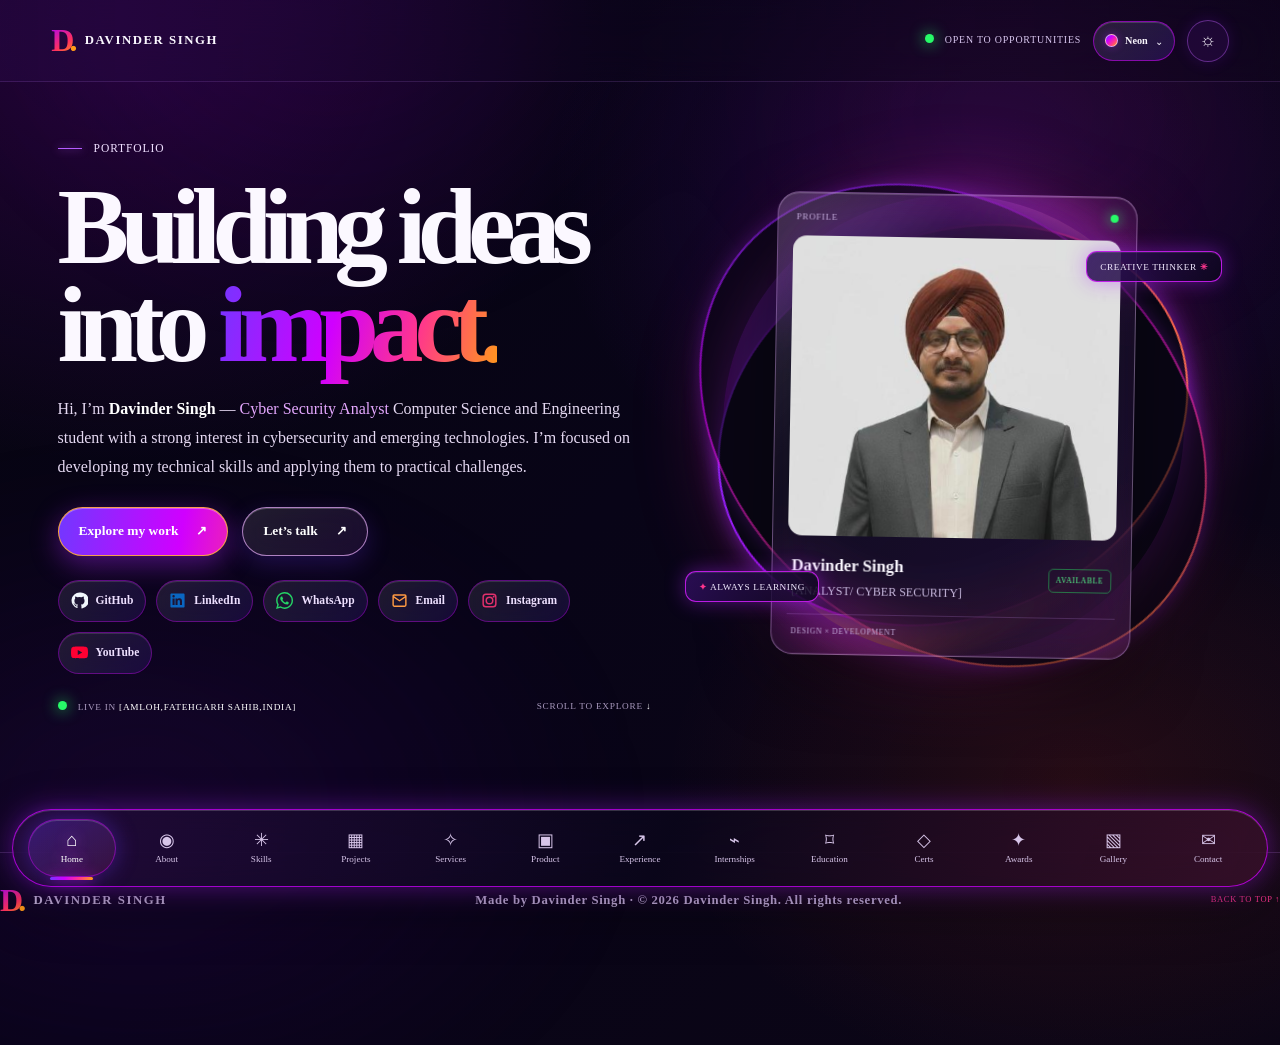
<file: index.html>
<!doctype html>
<html lang="en">
<head>
<meta charset="utf-8">
<meta name="viewport" content="width=device-width, initial-scale=1">
<meta name="theme-color" content="#080b12">
<meta name="description" content="Portfolio home, selected work and introduction.">
<title>Davinder Singh — Home</title>
<link rel="preconnect" href="https://fonts.googleapis.com">
<link rel="preconnect" href="https://fonts.gstatic.com" crossorigin>
<link href="https://fonts.googleapis.com/css2?family=DM+Mono:wght@400;500&family=Manrope:wght@400;500;600;700;800&display=swap" rel="stylesheet">
<link rel="stylesheet" href="css/style.css">
</head>
<body data-page="home">
<a class="skip-link" href="#home">Skip to content</a>
<header class="topbar">
<a class="brand" href="index.html" aria-label="Davinder Singh home">
<span class="brand-mark">D<span>.</span>
</span>
<span>DAVINDER SINGH</span>
</a>
<div class="top-actions">
<span class="availability">
<i>
</i> OPEN TO OPPORTUNITIES</span>
<div class="theme-picker">
<button class="palette-toggle" type="button" aria-haspopup="menu" aria-expanded="false" aria-label="Choose colour theme">
<span class="palette-toggle-swatch">
</span>
<span class="palette-current-name">Neon</span>
<span aria-hidden="true">⌄</span>
</button>
<div class="palette-menu" role="menu" hidden>
<button type="button" class="palette-option" role="menuitemradio" aria-checked="false" data-palette-choice="neon">
<i>
</i>Neon</button>
<button type="button" class="palette-option" role="menuitemradio" aria-checked="false" data-palette-choice="aurora">
<i>
</i>Aurora</button>
<button type="button" class="palette-option" role="menuitemradio" aria-checked="false" data-palette-choice="violet">
<i>
</i>Violet</button>
<button type="button" class="palette-option" role="menuitemradio" aria-checked="false" data-palette-choice="coral">
<i>
</i>Coral</button>
</div>
</div>
<button class="theme-toggle icon-button" type="button" aria-label="Switch to light theme" title="Switch light or dark mode">
<span class="theme-icon">☼</span>
</button>
</div>
</header>
<main class="page-main">
<section class="hero section-wrap" id="home">
<div class="hero-copy reveal">
<p class="eyebrow">
<span class="eyebrow-line">
</span> PORTFOLIO <span class="eyebrow-year"></span>
</p>
<h1>Building ideas<br>into <span class="gradient-text">impact.</span>
</h1>
<p class="hero-lede">Hi, I’m <strong>Davinder Singh</strong> — <span class="editable">Cyber Security Analyst</span> Computer Science and Engineering student with a strong interest in cybersecurity and emerging technologies. I’m focused on developing my technical skills and applying them to practical challenges.</p>
<div class="hero-buttons">
<a class="button button-primary" href="projects.html#projects">Explore my work <span>↗</span>
</a>
<a class="button button-quiet" href="contact.html#contact">Let’s talk <span>↗</span>
</a>
</div>
<div class="social-links" aria-label="Social profiles">
<a href="https://github.com/thedavinder01" target="_blank" rel="noopener noreferrer" data-social="GitHub" aria-label="GitHub profile" title="GitHub">
<svg viewBox="0 0 24 24" aria-hidden="true">
<path fill="currentColor" d="M12 .8a11.2 11.2 0 0 0-3.54 21.83c.56.1.77-.24.77-.54v-2.1c-3.13.68-3.79-1.33-3.79-1.33-.51-1.3-1.25-1.65-1.25-1.65-1.02-.7.08-.69.08-.69 1.13.08 1.72 1.16 1.72 1.16 1 .1.77 2.48 3.26 1.88.1-.73.39-1.23.7-1.52-2.5-.29-5.13-1.25-5.13-5.55 0-1.23.44-2.24 1.16-3.03-.12-.29-.5-1.44.11-3 0 0 .95-.3 3.08 1.16a10.7 10.7 0 0 1 5.6 0c2.13-1.45 3.08-1.16 3.08-1.16.61 1.56.23 2.71.11 3 .72.79 1.16 1.8 1.16 3.03 0 4.31-2.64 5.26-5.15 5.54.4.35.75 1.03.75 2.08v2.78c0 .3.2.65.78.54A11.2 11.2 0 0 0 12 .8Z"/>
</svg>
<span>GitHub</span>
</a>
<a href="https://www.linkedin.com/in/davinder-singh-78123838b" target="_blank" rel="noopener noreferrer" data-social="LinkedIn" aria-label="LinkedIn profile" title="LinkedIn">
<svg viewBox="0 0 24 24" aria-hidden="true">
<path fill="currentColor" d="M20.45 2H3.55C2.69 2 2 2.68 2 3.52v16.96c0 .84.69 1.52 1.55 1.52h16.9c.86 0 1.55-.68 1.55-1.52V3.52c0-.84-.69-1.52-1.55-1.52ZM7.93 18.34H4.98V9.01h2.95v9.33ZM6.45 7.74a1.71 1.71 0 1 1 .02-3.42 1.71 1.71 0 0 1-.02 3.42Zm11.89 10.6h-2.95v-4.54c0-1.08-.02-2.47-1.51-2.47-1.52 0-1.75 1.18-1.75 2.39v4.62H9.18V9.01h2.83v1.28h.04c.39-.73 1.35-1.5 2.78-1.5 2.98 0 3.53 1.96 3.53 4.5v5.05Z"/>
</svg>
<span>LinkedIn</span>
</a>
<a class="social-whatsapp" data-social="WhatsApp" href="https://wa.me/918264857198" target="_blank" rel="noopener noreferrer" aria-label="WhatsApp chat" title="WhatsApp">
<svg viewBox="0 0 24 24" aria-hidden="true">
<path fill="currentColor" d="M20.52 3.48A11.86 11.86 0 0 0 12.08 0C5.5 0 .15 5.35.15 11.93c0 2.1.55 4.15 1.6 5.96L.05 24l6.27-1.64a11.9 11.9 0 0 0 5.75 1.47h.01c6.58 0 11.93-5.35 11.93-11.93 0-3.19-1.24-6.19-3.49-8.42ZM12.08 21.8h-.01a9.85 9.85 0 0 1-5.02-1.37l-.36-.21-3.72.98.99-3.63-.24-.37a9.87 9.87 0 0 1-1.52-5.27c0-5.45 4.44-9.89 9.9-9.89a9.82 9.82 0 0 1 7 2.9 9.82 9.82 0 0 1 2.9 7c0 5.45-4.44 9.89-9.92 9.89Zm5.43-7.41c-.3-.15-1.77-.87-2.05-.97-.27-.1-.47-.15-.67.15-.2.3-.77.97-.95 1.17-.18.2-.35.22-.65.07-.3-.15-1.26-.46-2.4-1.47-.88-.78-1.48-1.75-1.65-2.05-.18-.3-.02-.46.13-.61.13-.13.3-.35.45-.52.15-.18.2-.3.3-.5.1-.2.05-.38-.02-.53-.08-.15-.68-1.62-.93-2.22-.24-.58-.49-.5-.67-.51h-.57c-.2 0-.52.07-.8.37-.27.3-1.04 1.02-1.04 2.49 0 1.47 1.07 2.89 1.22 3.09.15.2 2.1 3.2 5.08 4.48.71.31 1.26.5 1.69.64.71.22 1.35.19 1.86.11.57-.08 1.77-.72 2.02-1.42.25-.7.25-1.3.18-1.42-.08-.12-.28-.2-.58-.35Z"/>
</svg>
<span>WhatsApp</span>
</a>
<a class="social-email" data-social="Email" href="mailto:thedavinder039@gmail.com" aria-label="Email Davinder" title="Email">
<svg viewBox="0 0 24 24" aria-hidden="true">
<path fill="currentColor" d="M2 5.5A2.5 2.5 0 0 1 4.5 3h15A2.5 2.5 0 0 1 22 5.5v13a2.5 2.5 0 0 1-2.5 2.5h-15A2.5 2.5 0 0 1 2 18.5v-13Zm2 .12v.2l8 5.33 8-5.33v-.2a.5.5 0 0 0-.5-.5h-15a.5.5 0 0 0-.5.5Zm16 2.6-7.45 4.96a1 1 0 0 1-1.1 0L4 8.22v10.28c0 .28.22.5.5.5h15a.5.5 0 0 0 .5-.5V8.22Z"/>
</svg>
<span>Email</span>
</a>
<a href="https://www.instagram.com/davinder_kainth06?knvt=MTlhaDhuczlubjV5cQ==" target="_blank" rel="noopener noreferrer" data-social="Instagram" aria-label="Instagram profile" title="Instagram">
<svg viewBox="0 0 24 24" aria-hidden="true">
<path fill="currentColor" d="M7 2h10a5 5 0 0 1 5 5v10a5 5 0 0 1-5 5H7a5 5 0 0 1-5-5V7a5 5 0 0 1 5-5Zm0 2.1A2.9 2.9 0 0 0 4.1 7v10a2.9 2.9 0 0 0 2.9 2.9h10a2.9 2.9 0 0 0 2.9-2.9V7A2.9 2.9 0 0 0 17 4.1H7Zm5 2.2a5.7 5.7 0 1 1 0 11.4 5.7 5.7 0 0 1 0-11.4Zm0 2.1a3.6 3.6 0 1 0 0 7.2 3.6 3.6 0 0 0 0-7.2Zm5.9-3.2a1.35 1.35 0 1 1 0 2.7 1.35 1.35 0 0 1 0-2.7Z"/>
</svg>
<span>Instagram</span>
</a>
<a href="https://www.youtube.com/@thedavinder_01
" target="_blank" rel="noopener noreferrer" data-social="YouTube" aria-label="YouTube channel" title="YouTube">
<svg viewBox="0 0 24 24" aria-hidden="true">
<path fill="currentColor" d="M23.5 6.2a3 3 0 0 0-2.12-2.13C19.5 3.55 12 3.55 12 3.55s-7.5 0-9.38.52A3 3 0 0 0 .5 6.2 31 31 0 0 0 0 12a31 31 0 0 0 .5 5.8 3 3 0 0 0 2.12 2.13c1.88.52 9.38.52 9.38.52s7.5 0 9.38-.52a3 3 0 0 0 2.12-2.13A31 31 0 0 0 24 12a31 31 0 0 0-.5-5.8ZM9.55 15.56V8.44L15.82 12l-6.27 3.56Z"/>
</svg>
<span>YouTube</span>
</a>
</div>
<div class="hero-meta">
<span>
<i class="pulse">
</i> LIVE IN <b>[AMLOH,FATEHGARH SAHIB,INDIA]</b>
</span>
<span>SCROLL TO EXPLORE <b>↓</b>
</span>
</div>
</div>
<div class="hero-visual reveal">
<div class="orbit orbit-one">
</div>
<div class="orbit orbit-two">
</div>
<div class="profile-card glass">
<div class="card-top">
<span>PROFILE</span>
<span class="live-dot">
</span>
</div>
<div class="portrait-frame">
  <img src="assets/images/profile-placeholder.jpg" alt="Davinder Singh">
</div>
<div class="profile-caption">
<div>
<h2>Davinder Singh</h2>
<p>[ANALYST/ CYBER SECURITY]</p>
</div>
<span class="status-badge">AVAILABLE</span>
</div>
<div class="card-footer">
<span>DESIGN × DEVELOPMENT</span>
</div>
</div>
<span class="float-tag tag-top">CREATIVE THINKER <b>✳</b>
</span>
<span class="float-tag tag-bottom">
<b>✦</b> ALWAYS LEARNING</span>
</div>
</section>
</main>
<footer class="footer">
<a class="brand" href="index.html">
<span class="brand-mark">D<span>.</span>
</span>
<span>DAVINDER SINGH</span>
</a>
<span class="mono">  <H2>  Made by Davinder Singh · © 2026 Davinder Singh. All rights reserved.</H2>
</span>
<a href="#top" class="mono back-top">BACK TO TOP ↑</a>
</footer>
<nav class="bottom-nav" aria-label="Main navigation">
<a href="index.html" class="nav-link" data-page="home" aria-label="Home">
<span>⌂</span>
<small>Home</small>
</a>
<a href="about.html" class="nav-link" data-page="about" aria-label="About">
<span>◉</span>
<small>About</small>
</a>
<a href="skills.html" class="nav-link" data-page="skills" aria-label="Skills">
<span>✳</span>
<small>Skills</small>
</a>
<a href="projects.html" class="nav-link" data-page="projects" aria-label="Projects">
<span>▦</span>
<small>Projects</small>
</a>
<a href="services.html" class="nav-link" data-page="services" aria-label="Services">
<span>✧</span>
<small>Services</small>
</a>
<a href="product.html" class="nav-link" data-page="product" aria-label="Product">
<span>▣</span>
<small>Product</small>
</a>
<a href="experience.html" class="nav-link" data-page="experience" aria-label="Experience">
<span>↗</span>
<small>Experience</small>
</a>
<a href="internships.html" class="nav-link" data-page="internships" aria-label="Internships">
<span>⌁</span>
<small>Internships</small>
</a>
<a href="education.html" class="nav-link" data-page="education" aria-label="Education">
<span>⌑</span>
<small>Education</small>
</a>
<a href="certifications.html" class="nav-link" data-page="certifications" aria-label="Certs">
<span>◇</span>
<small>Certs</small>
</a>
<a href="achievements.html" class="nav-link" data-page="achievements" aria-label="Awards">
<span>✦</span>
<small>Awards</small>
</a>
<a href="gallery.html" class="nav-link" data-page="gallery" aria-label="Gallery">
<span>▧</span>
<small>Gallery</small>
</a>
<a href="contact.html" class="nav-link" data-page="contact" aria-label="Contact">
<span>✉</span>
<small>Contact</small>
</a>
</nav>
<script src="js/main.js">
</script>
</body>
</html>
</file>
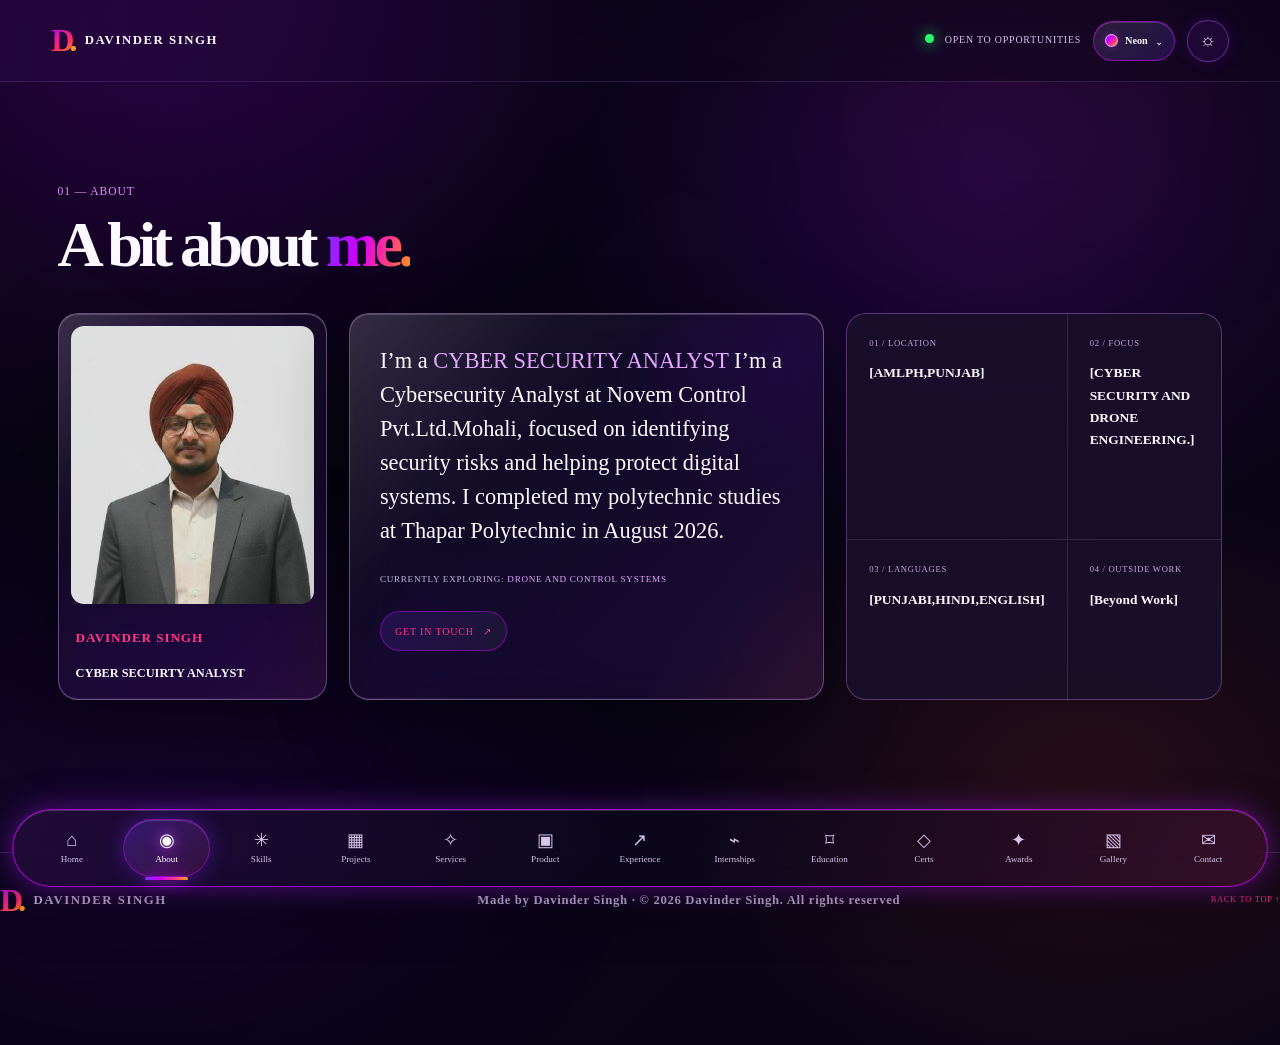
<file: about.html>
<!doctype html>
<html lang="en">
<head>
  <meta charset="utf-8">
  <meta name="viewport" content="width=device-width, initial-scale=1">
  <meta name="theme-color" content="#080b12">
  <meta
    name="description"
    content="About Davinder Singh and professional background."
  >

  <title>About — Davinder Singh</title>

  <link rel="preconnect" href="https://fonts.googleapis.com">
  <link rel="preconnect" href="https://fonts.gstatic.com" crossorigin>
  <link
    href="https://fonts.googleapis.com/css2?family=DM+Mono:wght@400;500&family=Manrope:wght@400;500;600;700;800&display=swap"
    rel="stylesheet"
  >
  <link rel="stylesheet" href="css/style.css">
</head>

<body data-page="about">
  <a class="skip-link" href="#about">Skip to content</a>

  <header class="topbar">
    <a
      class="brand"
      href="index.html"
      aria-label="Davinder Singh home"
    >
      <span class="brand-mark">D<span>.</span></span>
      <span>DAVINDER SINGH</span>
    </a>

    <div class="top-actions">
      <span class="availability">
        <i></i>
        OPEN TO OPPORTUNITIES
      </span>

      <div class="theme-picker">
        <button
          class="palette-toggle"
          type="button"
          aria-haspopup="menu"
          aria-expanded="false"
          aria-label="Choose colour theme"
        >
          <span class="palette-toggle-swatch"></span>
          <span class="palette-current-name">Neon</span>
          <span aria-hidden="true">⌄</span>
        </button>

        <div class="palette-menu" role="menu" hidden>
          <button
            type="button"
            class="palette-option"
            role="menuitemradio"
            aria-checked="false"
            data-palette-choice="neon"
          >
            <i></i>
            Neon
          </button>

          <button
            type="button"
            class="palette-option"
            role="menuitemradio"
            aria-checked="false"
            data-palette-choice="aurora"
          >
            <i></i>
            Aurora
          </button>

          <button
            type="button"
            class="palette-option"
            role="menuitemradio"
            aria-checked="false"
            data-palette-choice="violet"
          >
            <i></i>
            Violet
          </button>

          <button
            type="button"
            class="palette-option"
            role="menuitemradio"
            aria-checked="false"
            data-palette-choice="coral"
          >
            <i></i>
            Coral
          </button>
        </div>
      </div>

      <button
        class="theme-toggle icon-button"
        type="button"
        aria-label="Switch to light theme"
        title="Switch light or dark mode"
      >
        <span class="theme-icon">☼</span>
      </button>
    </div>
  </header>

  <main class="page-main">
    <section
      class="content-section section-wrap"
      id="about"
    >
      <div class="section-heading reveal">
        <p class="eyebrow">01 — ABOUT</p>
        <h2>
          A bit about
          <span class="gradient-text">me.</span>
        </h2>
      </div>

      <div class="about-grid">
        <div class="about-profile glass reveal">
          <div class="about-profile-image">
            <img
              src="assets/images/profile-placeholder.jpg"
              alt="Replace this placeholder with Davinder Singh’s profile photo"
            >
            <span
              class="about-profile-glow"
              aria-hidden="true"
            ></span>
          </div>

          <div class="about-profile-caption">
         <span class="mono"><H2>DAVINDER SINGH </H2></span> 
          <strong>CYBER SECUIRTY ANALYST</strong>
          </div>
        </div>

        <div class="about-copy glass reveal">
          <p class="large-copy">
            I’m a
            <span class="editable">CYBER SECURITY ANALYST</span>
           I’m a Cybersecurity Analyst at Novem Control Pvt.Ltd.Mohali, focused on identifying security risks and helping protect digital systems. I completed my polytechnic studies at Thapar Polytechnic in August 2026.
          </p>


          <p class="mono muted">
            CURRENTLY EXPLORING:
            <span class="editable">DRONE AND CONTROL SYSTEMS</span>
          </p>

          <a
            href="contact.html#contact"
            class="text-link"
          >
            GET IN TOUCH
            <span>↗</span>
          </a>
        </div>

        <div class="about-facts reveal">
          <div class="fact">
            <span class="mono">01 / LOCATION</span>
            <strong>[AMLPH,PUNJAB]</strong>
          </div>

          <div class="fact">
            <span class="mono">02 / FOCUS</span>
            <strong>[CYBER SECURITY AND DRONE ENGINEERING.]</strong>
          </div>

          <div class="fact">
            <span class="mono">03 / LANGUAGES</span>
            <strong>[PUNJABI,HINDI,ENGLISH]</strong>
          </div>

          <div class="fact">
            <span class="mono">04 / OUTSIDE WORK</span>
            <strong>[Beyond Work]</strong>
          </div>
        </div>
      </div>
    </section>
  </main>

  <footer class="footer">
    <a class="brand" href="index.html">
      <span class="brand-mark">D<span>.</span></span>
      <span>DAVINDER SINGH</span>
    </a>

    <span class="mono">
      <H2>Made by Davinder Singh · © 2026 Davinder Singh. All rights reserved </H2>
    </span>

    <a href="#top" class="mono back-top">BACK TO TOP ↑</a>
  </footer>

  <nav class="bottom-nav" aria-label="Main navigation">
    <a
      href="index.html"
      class="nav-link"
      data-page="home"
      aria-label="Home"
    >
      <span>⌂</span>
      <small>Home</small>
    </a>

    <a
      href="about.html"
      class="nav-link"
      data-page="about"
      aria-label="About"
    >
      <span>◉</span>
      <small>About</small>
    </a>

    <a
      href="skills.html"
      class="nav-link"
      data-page="skills"
      aria-label="Skills"
    >
      <span>✳</span>
      <small>Skills</small>
    </a>

    <a
      href="projects.html"
      class="nav-link"
      data-page="projects"
      aria-label="Projects"
    >
      <span>▦</span>
      <small>Projects</small>
    </a>

    <a
      href="services.html"
      class="nav-link"
      data-page="services"
      aria-label="Services"
    >
      <span>✧</span>
      <small>Services</small>
    </a>

    <a
      href="product.html"
      class="nav-link"
      data-page="product"
      aria-label="Product"
    >
      <span>▣</span>
      <small>Product</small>
    </a>

    <a
      href="experience.html"
      class="nav-link"
      data-page="experience"
      aria-label="Experience"
    >
      <span>↗</span>
      <small>Experience</small>
    </a>

    <a
      href="internships.html"
      class="nav-link"
      data-page="internships"
      aria-label="Internships"
    >
      <span>⌁</span>
      <small>Internships</small>
    </a>

    <a
      href="education.html"
      class="nav-link"
      data-page="education"
      aria-label="Education"
    >
      <span>⌑</span>
      <small>Education</small>
    </a>

    <a
      href="certifications.html"
      class="nav-link"
      data-page="certifications"
      aria-label="Certs"
    >
      <span>◇</span>
      <small>Certs</small>
    </a>

    <a
      href="achievements.html"
      class="nav-link"
      data-page="achievements"
      aria-label="Awards"
    >
      <span>✦</span>
      <small>Awards</small>
    </a>

    <a
      href="gallery.html"
      class="nav-link"
      data-page="gallery"
      aria-label="Gallery"
    >
      <span>▧</span>
      <small>Gallery</small>
    </a>

    <a
      href="contact.html"
      class="nav-link"
      data-page="contact"
      aria-label="Contact"
    >
      <span>✉</span>
      <small>Contact</small>
    </a>
  </nav>

  <script src="js/main.js"></script>
</body>
</html>
</file>
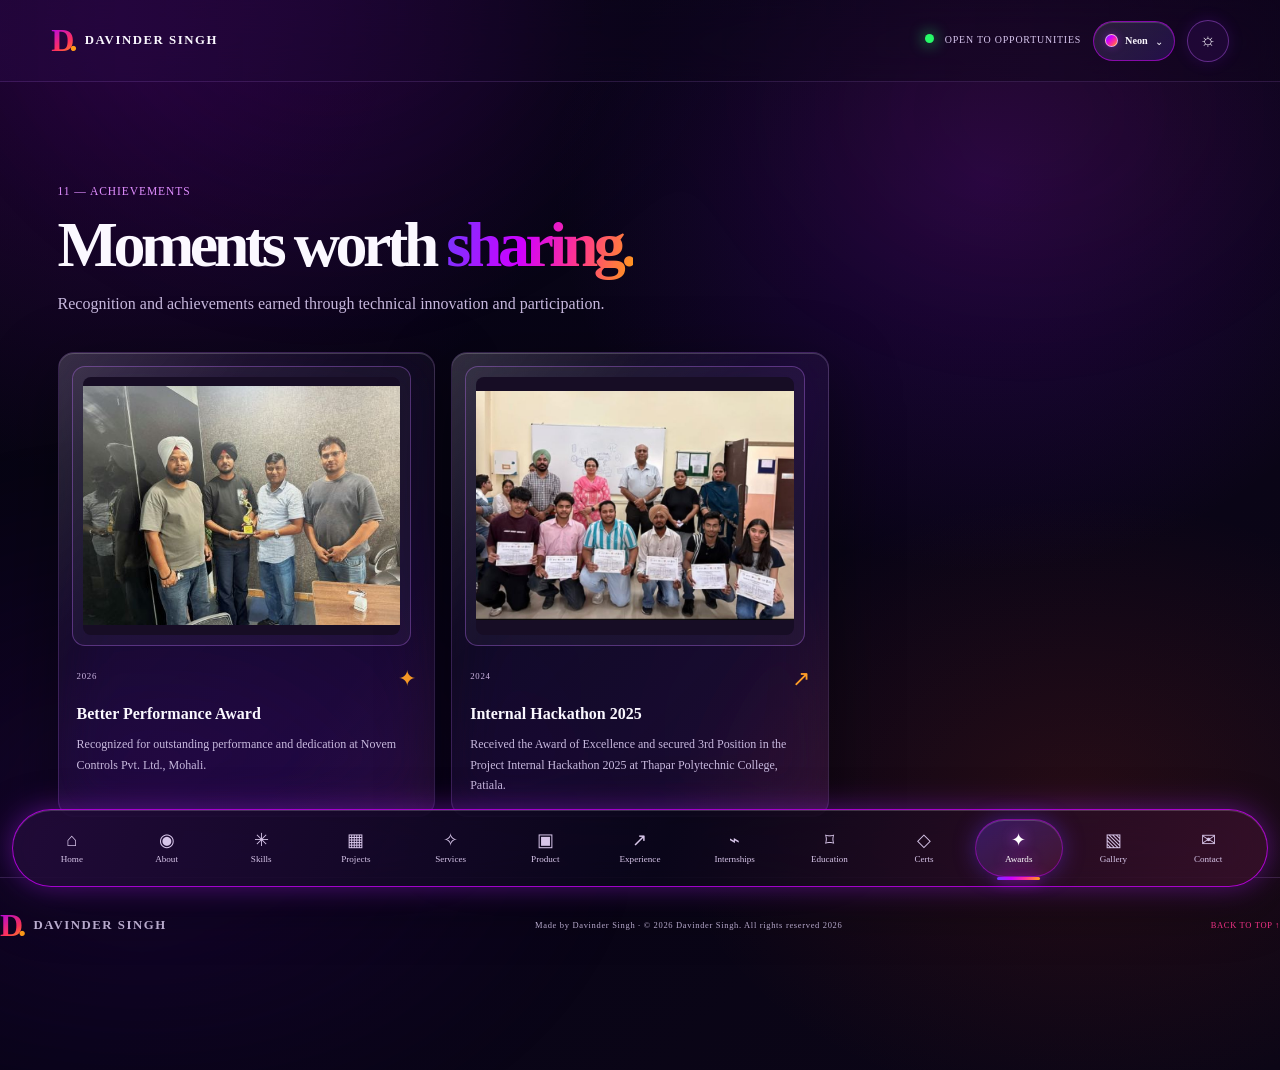
<file: achievements.html>
<!doctype html>
<html lang="en">
<head>
  <meta charset="utf-8">
  <meta name="viewport" content="width=device-width, initial-scale=1">
  <meta name="theme-color" content="#080b12">
  <meta name="description" content="Awards and achievements.">

  <title>Achievements — Davinder Singh</title>

  <link rel="preconnect" href="https://fonts.googleapis.com">
  <link rel="preconnect" href="https://fonts.gstatic.com" crossorigin>

  <link
    href="https://fonts.googleapis.com/css2?family=DM+Mono:wght@400;500&family=Manrope:wght@400;500;600;700;800&display=swap"
    rel="stylesheet"
  >

  <link rel="stylesheet" href="css/style.css">

  <style>
    /* Achievement image styling */

    .achievement-card .achievement-image-slot {
      position: relative;
      width: 100%;
      height: 280px;
      min-height: 280px;
      padding: 10px;
      display: flex;
      align-items: center;
      justify-content: center;
      overflow: hidden;
      box-sizing: border-box;
      border-radius: 13px;
      background: linear-gradient(135deg, #21102f, #41134e, #172c43);
      border: 1px solid rgba(191, 111, 255, 0.35);
    }

    .achievement-card .achievement-image-slot img {
      display: block;
      width: 100%;
      height: 100%;
      max-width: 100%;
      max-height: 100%;
      object-fit: contain;
      object-position: center;
      border-radius: 8px;
      transition: opacity 0.3s ease;
    }

    .achievement-image-slot.image-missing::before {
      content: "ACHIEVEMENT IMAGE";
      position: absolute;
      inset: 0;
      display: flex;
      align-items: center;
      justify-content: center;
      color: #fff;
      font-family: Manrope, sans-serif;
      font-size: clamp(15px, 2vw, 27px);
      font-weight: 800;
      letter-spacing: 0.5px;
      background:
        radial-gradient(circle at 75% 25%, rgba(226, 45, 183, 0.45) 0 22%, transparent 22.5%),
        linear-gradient(120deg, #1b0b29, #51194f, #24102e);
    }

    .achievement-image-slot.image-missing img {
      display: none;
    }

    .achievement-image-slot.image-missing::after {
      content: "Achievement photo unavailable";
      position: absolute;
      left: 0;
      right: 0;
      top: 58%;
      text-align: center;
      color: #d8c4eb;
      font-size: 12px;
      pointer-events: none;
    }

    .achievement-card h3 {
      margin-top: 14px;
    }

    .achievement-card p {
      line-height: 1.7;
    }

    @media (max-width: 600px) {
      .achievement-card .achievement-image-slot {
        height: 230px;
        min-height: 230px;
      }
    }
  </style>
</head>

<body data-page="achievements">

  <a class="skip-link" href="#achievements">Skip to content</a>

  <!-- HEADER -->

  <header class="topbar">

    <a class="brand" href="index.html" aria-label="Davinder Singh home">
      <span class="brand-mark">D<span>.</span></span>
      <span>DAVINDER SINGH</span>
    </a>

    <div class="top-actions">

      <span class="availability">
        <i></i>
        OPEN TO OPPORTUNITIES
      </span>

      <div class="theme-picker">

        <button
          class="palette-toggle"
          type="button"
          aria-haspopup="menu"
          aria-expanded="false"
          aria-label="Choose colour theme"
        >
          <span class="palette-toggle-swatch"></span>
          <span class="palette-current-name">Neon</span>
          <span aria-hidden="true">⌄</span>
        </button>

        <div class="palette-menu" role="menu" hidden>

          <button type="button" class="palette-option"
            role="menuitemradio" aria-checked="false"
            data-palette-choice="neon">
            <i></i> Neon
          </button>

          <button type="button" class="palette-option"
            role="menuitemradio" aria-checked="false"
            data-palette-choice="aurora">
            <i></i> Aurora
          </button>

          <button type="button" class="palette-option"
            role="menuitemradio" aria-checked="false"
            data-palette-choice="violet">
            <i></i> Violet
          </button>

          <button type="button" class="palette-option"
            role="menuitemradio" aria-checked="false"
            data-palette-choice="coral">
            <i></i> Coral
          </button>

        </div>
      </div>

      <button
        class="theme-toggle icon-button"
        type="button"
        aria-label="Switch to light theme"
        title="Switch light or dark mode"
      >
        <span class="theme-icon">☼</span>
      </button>

    </div>
  </header>

  <!-- MAIN CONTENT -->

  <main class="page-main">

    <section class="content-section section-wrap" id="achievements">

      <div class="section-heading reveal">

        <p class="eyebrow">11 — ACHIEVEMENTS</p>

        <h2>
          Moments worth
          <span class="gradient-text">sharing.</span>
        </h2>

        <p>
          Recognition and achievements earned through
          technical innovation and participation.
        </p>

      </div>

      <div class="achievement-grid">

        <!-- ACHIEVEMENT 1: INTERNAL HACKATHON 2025 -->

        <article class="achievement-card glass reveal">

          <div class="achievement-image-slot">

            <img
              id="achievement-image-1"
              src="assets/images/award.jpeg"
              alt="Internal Hackathon 2025 award"
            >

          </div>

          <span class="achievement-icon">✦</span>

          <span class="mono">2026</span>

          <h3>Better Performance Award</h3>

<p>
  Recognized for outstanding performance and dedication
  at Novem Controls Pvt. Ltd., Mohali.
</p>
        </article>

        <!-- ACHIEVEMENT 2: TECH UTSAV 2024 -->

        <article class="achievement-card glass reveal">

          <div class="achievement-image-slot">

            <img
              id="achievement-image-2"
              src="assets/images/college.jpeg"
              alt="Internal Hackathon 2025 "
            >

          </div>

          <span class="achievement-icon">↗</span>

          <span class="mono">2024</span>

          <h3>Internal Hackathon 2025</h3>

          <p>
            Received the Award of Excellence and secured
            3rd Position in the Project Internal Hackathon 2025 at
            Thapar Polytechnic College, Patiala.
          </p>

        </article>

      </div>

    </section>

  </main>

  <!-- FOOTER -->

  <footer class="footer">

    <a class="brand" href="index.html">
      <span class="brand-mark">D<span>.</span></span>
      <span>DAVINDER SINGH</span>
    </a>

    <span class="mono">
     Made by Davinder Singh · © 2026 Davinder Singh. All rights reserved
      <span id="year"></span>
    </span>

    <a href="#top" class="mono back-top">BACK TO TOP ↑</a>

  </footer>

  <!-- BOTTOM NAVIGATION -->

  <nav class="bottom-nav" aria-label="Main navigation">

    <a href="index.html" class="nav-link" data-page="home">
      <span>⌂</span><small>Home</small>
    </a>

    <a href="about.html" class="nav-link" data-page="about">
      <span>◉</span><small>About</small>
    </a>

    <a href="skills.html" class="nav-link" data-page="skills">
      <span>✳</span><small>Skills</small>
    </a>

    <a href="projects.html" class="nav-link" data-page="projects">
      <span>▦</span><small>Projects</small>
    </a>

    <a href="services.html" class="nav-link" data-page="services">
      <span>✧</span><small>Services</small>
    </a>

    <a href="product.html" class="nav-link" data-page="product">
      <span>▣</span><small>Product</small>
    </a>

    <a href="experience.html" class="nav-link" data-page="experience">
      <span>↗</span><small>Experience</small>
    </a>

    <a href="internships.html" class="nav-link" data-page="internships">
      <span>⌁</span><small>Internships</small>
    </a>

    <a href="education.html" class="nav-link" data-page="education">
      <span>⌑</span><small>Education</small>
    </a>

    <a href="certifications.html" class="nav-link" data-page="certifications">
      <span>◇</span><small>Certs</small>
    </a>

    <a href="achievements.html" class="nav-link" data-page="achievements">
      <span>✦</span><small>Awards</small>
    </a>

    <a href="gallery.html" class="nav-link" data-page="gallery">
      <span>▧</span><small>Gallery</small>
    </a>

    <a href="contact.html" class="nav-link" data-page="contact">
      <span>✉</span><small>Contact</small>
    </a>

  </nav>

  <!-- MAIN JAVASCRIPT -->

  <script src="js/main.js"></script>

  <!-- ACHIEVEMENT IMAGE CHECK -->

  <script>
    (() => {

      const imageSlots = document.querySelectorAll(
        '.achievement-image-slot'
      );

      imageSlots.forEach(slot => {

        const image = slot.querySelector('img');

        if (!image) return;

        const checkImage = () => {
          if (image.complete && image.naturalWidth > 0) {
            slot.classList.remove('image-missing');
          } else {
            slot.classList.add('image-missing');
          }
        };

        image.addEventListener('load', () => {
          slot.classList.remove('image-missing');
        });

        image.addEventListener('error', () => {
          slot.classList.add('image-missing');
        });

        checkImage();

      });

    })();
  </script>

</body>
</html>
</file>
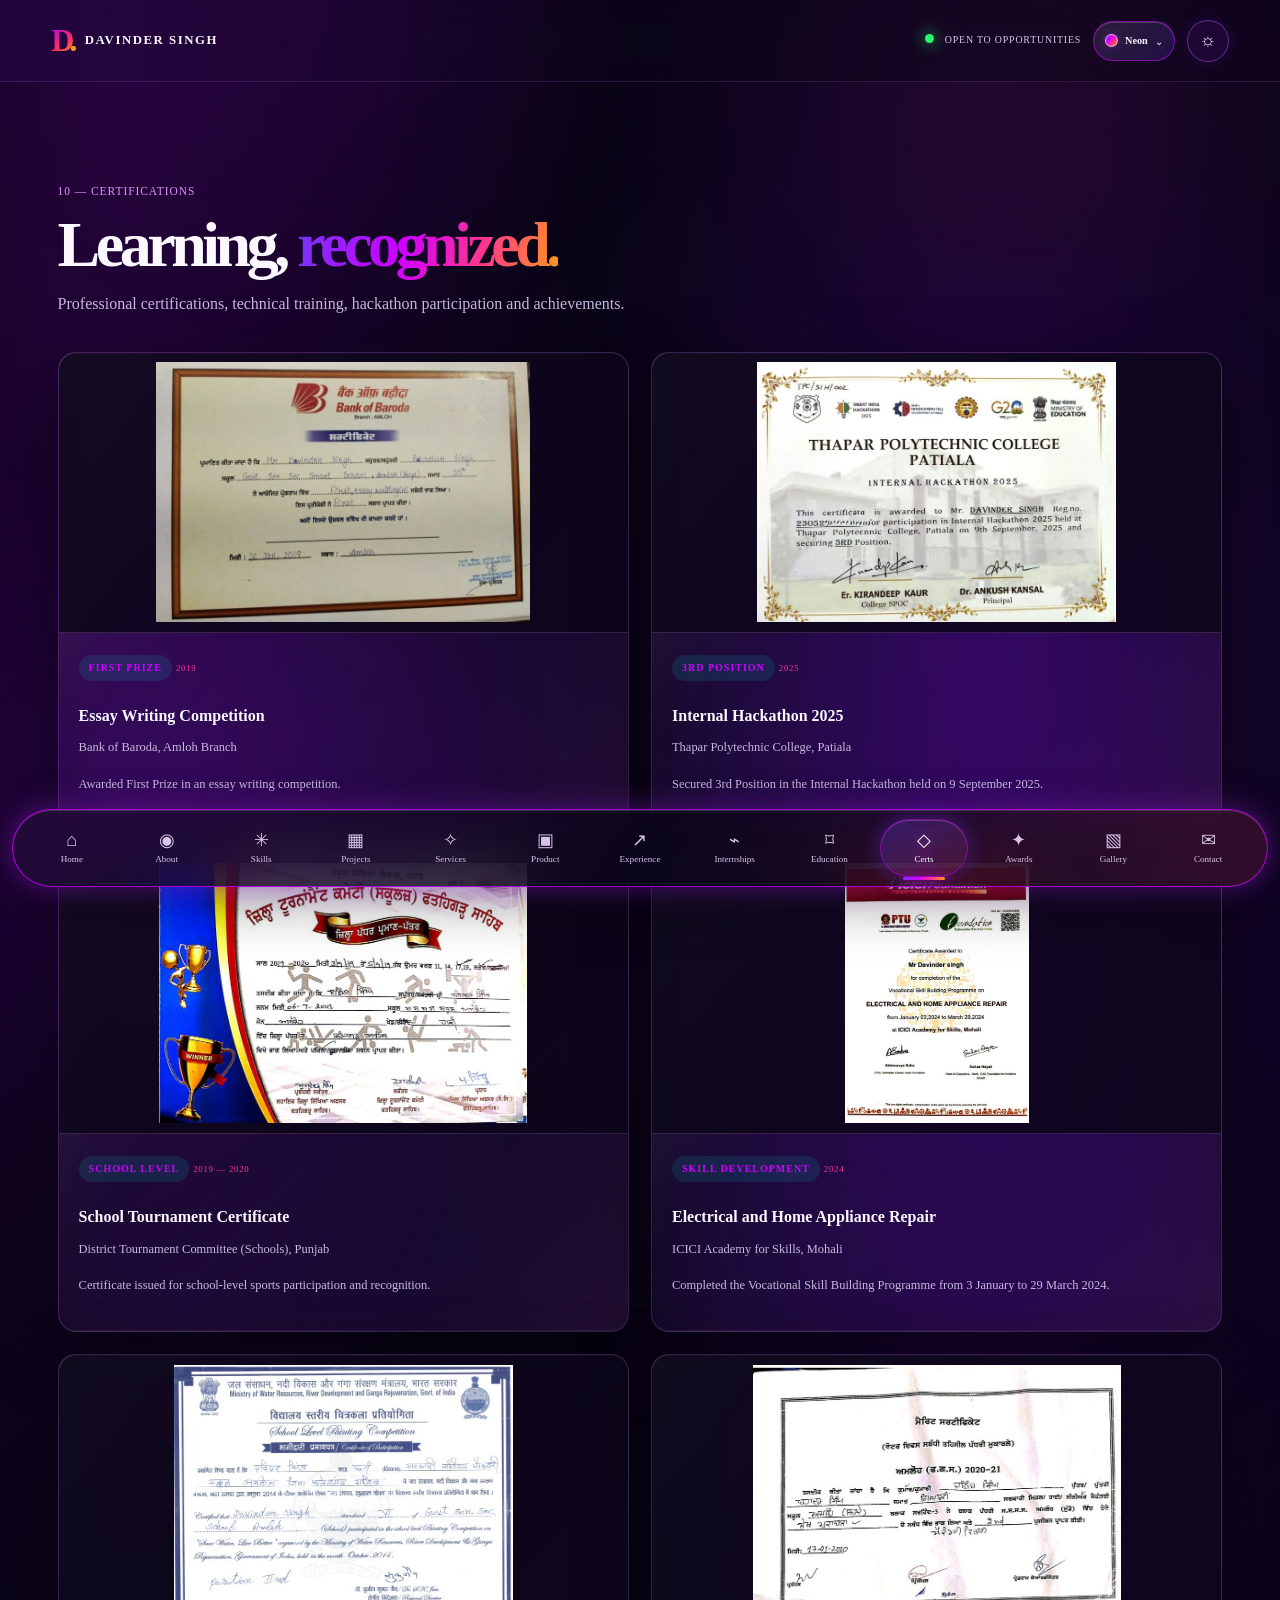
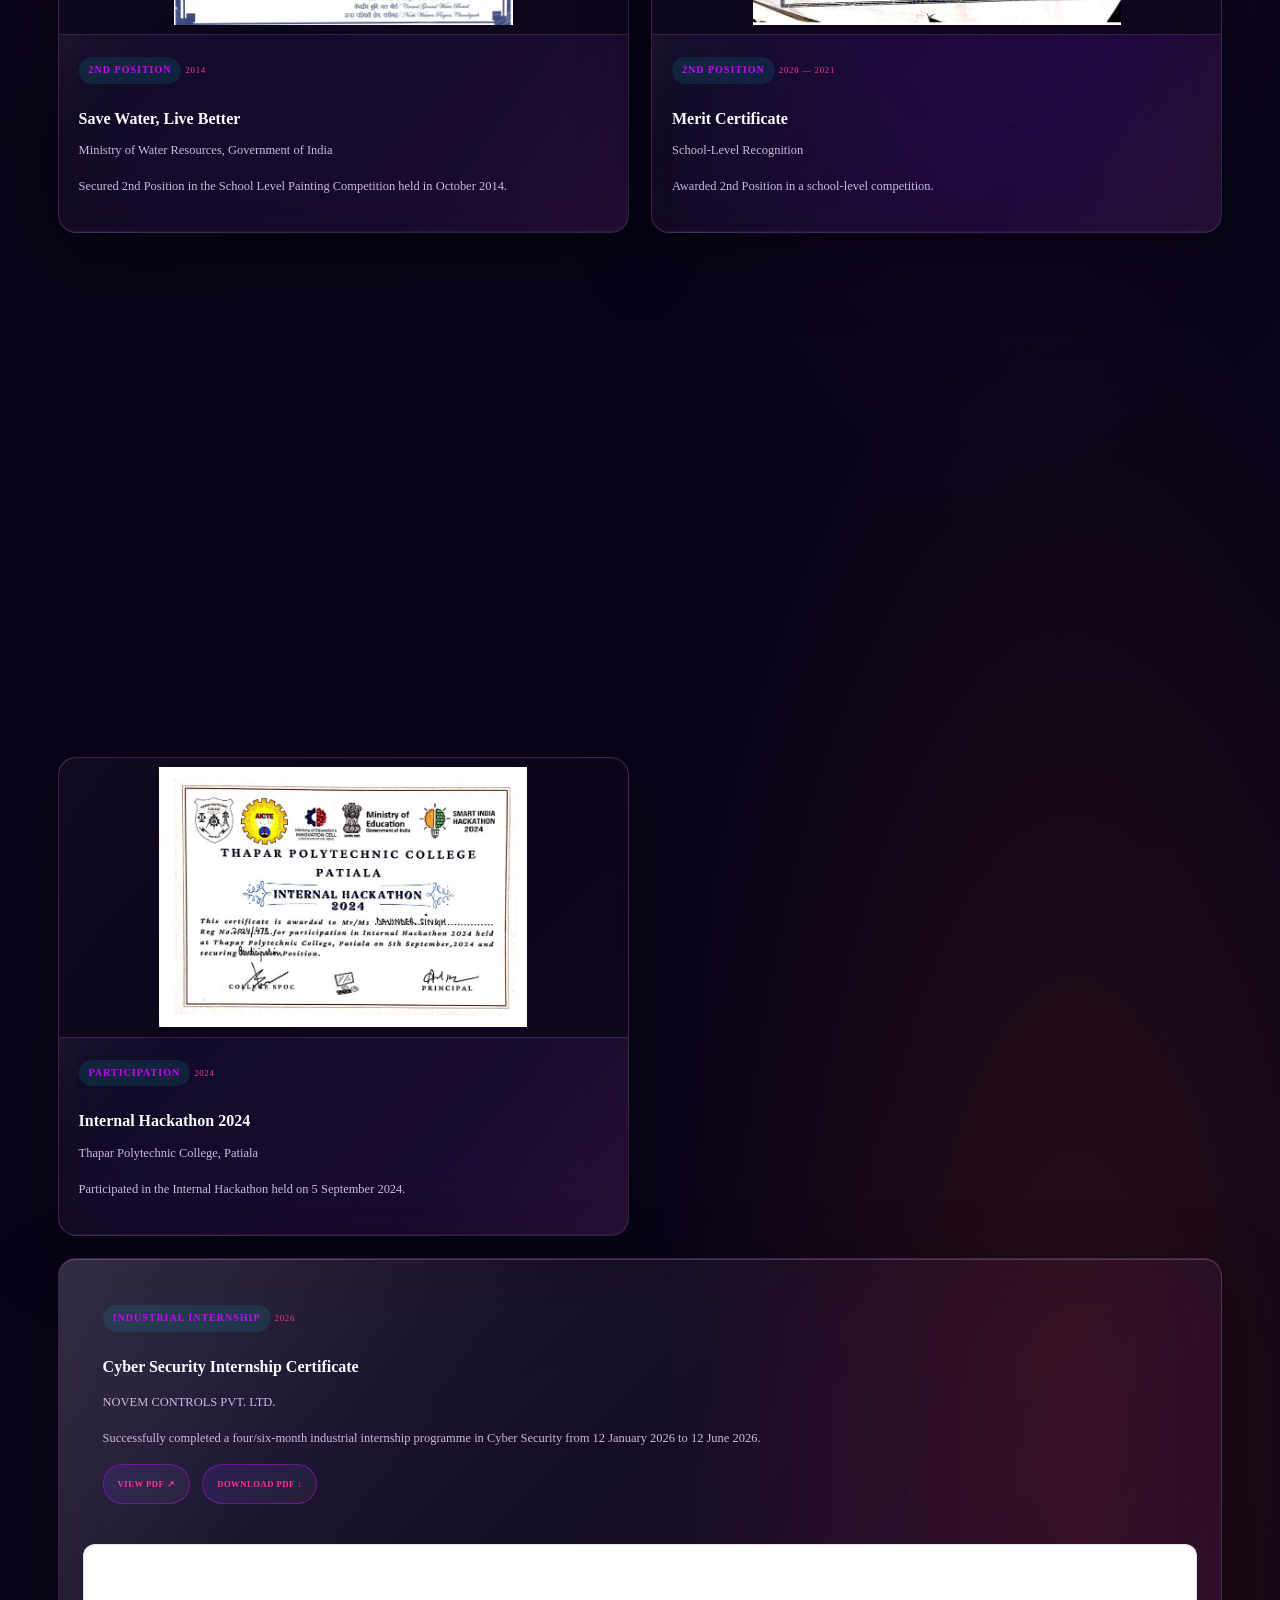
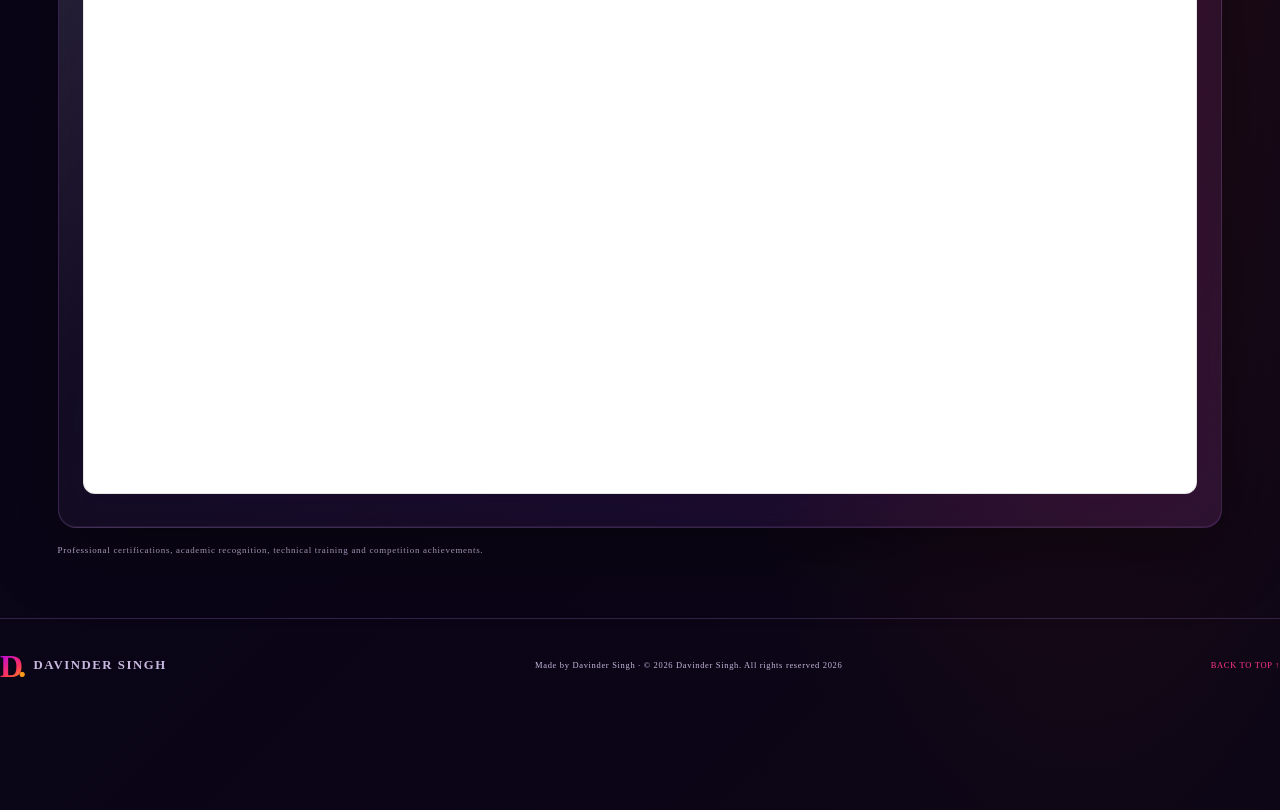
<file: certifications.html>
<!doctype html>
<html lang="en">
<head>
  <meta charset="utf-8">
  <meta name="viewport" content="width=device-width, initial-scale=1">
  <meta name="theme-color" content="#080b12">
  <meta name="description" content="Professional certifications.">

  <title>Certifications — Davinder Singh</title>

  <link rel="preconnect" href="https://fonts.googleapis.com">
  <link rel="preconnect" href="https://fonts.gstatic.com" crossorigin>
  <link
    href="https://fonts.googleapis.com/css2?family=DM+Mono:wght@400;500&family=Manrope:wght@400;500;600;700;800&display=swap"
    rel="stylesheet"
  >
  <link rel="stylesheet" href="css/style.css">

  <!-- Additional PDF and certificate styles -->
  <style>
    .certificate-grid {
      display: grid;
      grid-template-columns: repeat(2, minmax(0, 1fr));
      gap: 22px;
    }

    .certificate-image {
      overflow: hidden;
    }

    .certificate-image img {
      width: 100%;
      height: 260px;
      object-fit: contain;
      display: block;
    }

    .certificate-copy {
      padding: 20px;
    }

    .certificate-copy h3 {
      margin: 12px 0 8px;
    }

    .certificate-copy p {
      line-height: 1.7;
    }

    .certificate-tag {
      display: inline-block;
      margin-bottom: 10px;
      padding: 5px 10px;
      border-radius: 20px;
      font-size: 10px;
      font-weight: 800;
      letter-spacing: 1px;
      background: rgba(0, 206, 201, 0.12);
      color: var(--accent, #00cec9);
    }

    .certificate-actions {
      display: flex;
      flex-wrap: wrap;
      gap: 12px;
      margin-top: 15px;
    }

    .certificate-actions a {
      text-decoration: none;
      font-size: 11px;
      font-weight: 800;
      letter-spacing: 0.5px;
    }

    .pdf-certificate {
      grid-column: 1 / -1;
      padding: 24px;
    }

    .pdf-certificate h3 {
      margin: 12px 0;
    }

    .pdf-preview {
      width: 100%;
      height: 550px;
      margin-top: 20px;
      border: 1px solid rgba(128, 128, 128, 0.2);
      border-radius: 12px;
      background: white;
    }

    @media (max-width: 700px) {
      .certificate-grid {
        grid-template-columns: 1fr;
      }

      .pdf-certificate {
        grid-column: auto;
      }

      .certificate-image img {
        height: 230px;
      }

      .pdf-preview {
        height: 400px;
      }
    }
  </style>
</head>

<body data-page="certifications">
  <a class="skip-link" href="#certifications">Skip to content</a>

  <header class="topbar">
    <a
      class="brand"
      href="index.html"
      aria-label="Davinder Singh home"
    >
      <span class="brand-mark">D<span>.</span></span>
      <span>DAVINDER SINGH</span>
    </a>

    <div class="top-actions">
      <span class="availability">
        <i></i>
        OPEN TO OPPORTUNITIES
      </span>

      <div class="theme-picker">
        <button
          class="palette-toggle"
          type="button"
          aria-haspopup="menu"
          aria-expanded="false"
          aria-label="Choose colour theme"
        >
          <span class="palette-toggle-swatch"></span>
          <span class="palette-current-name">Neon</span>
          <span aria-hidden="true">⌄</span>
        </button>

        <div class="palette-menu" role="menu" hidden>
          <button
            type="button"
            class="palette-option"
            role="menuitemradio"
            aria-checked="false"
            data-palette-choice="neon"
          >
            <i></i>
            Neon
          </button>

          <button
            type="button"
            class="palette-option"
            role="menuitemradio"
            aria-checked="false"
            data-palette-choice="aurora"
          >
            <i></i>
            Aurora
          </button>

          <button
            type="button"
            class="palette-option"
            role="menuitemradio"
            aria-checked="false"
            data-palette-choice="violet"
          >
            <i></i>
            Violet
          </button>

          <button
            type="button"
            class="palette-option"
            role="menuitemradio"
            aria-checked="false"
            data-palette-choice="coral"
          >
            <i></i>
            Coral
          </button>
        </div>
      </div>

      <button
        class="theme-toggle icon-button"
        type="button"
        aria-label="Switch to light theme"
        title="Switch light or dark mode"
      >
        <span class="theme-icon">☼</span>
      </button>
    </div>
  </header>

  <main class="page-main">
    <section
      class="content-section section-wrap"
      id="certifications"
    >
      <div class="section-heading reveal">
        <p class="eyebrow">10 — CERTIFICATIONS</p>
        <h2>
          Learning,
          <span class="gradient-text">recognized.</span>
        </h2>
        <p>
          Professional certifications, technical training,
          hackathon participation and achievements.
        </p>
      </div>

      <div class="certificate-grid">

        <!-- 1. BANK OF BARODA -->

        <article class="certificate-card glass reveal">
          <div class="certificate-image">
            <img
              src="assets/images/bank.jpeg"
              alt="Bank of Baroda Essay Writing First Prize Certificate"
              loading="lazy"
            >
          </div>

          <div class="certificate-copy">
            <span class="certificate-tag">FIRST PRIZE</span>
            <span class="mono">2019</span>
            <h3>Essay Writing Competition</h3>
            <p>Bank of Baroda, Amloh Branch</p>
            <p>
              Awarded First Prize in an essay writing competition.
            </p>
          </div>
        </article>


        <!-- 2. INTERNAL HACKATHON 2025 -->

        <article class="certificate-card glass reveal">
          <div class="certificate-image">
            <img
              src="assets/images/hackathon25.jpeg"
              alt="Internal Hackathon 2025 Certificate"
              loading="lazy"
            >
          </div>

          <div class="certificate-copy">
            <span class="certificate-tag">3RD POSITION</span>
            <span class="mono">2025</span>
            <h3>Internal Hackathon 2025</h3>
            <p>Thapar Polytechnic College, Patiala</p>
            <p>
              Secured 3rd Position in the Internal Hackathon
              held on 9 September 2025.
            </p>
          </div>
        </article>


        <!-- 3. SCHOOL TOURNAMENT -->

        <article class="certificate-card glass reveal">
          <div class="certificate-image">
            <img
              src="assets/images/hockey.jpeg"
              alt="District School Tournament Committee Certificate"
              loading="lazy"
            >
          </div>

          <div class="certificate-copy">
            <span class="certificate-tag">SCHOOL LEVEL</span>
            <span class="mono">2019 — 2020</span>
            <h3>School Tournament Certificate</h3>
            <p>District Tournament Committee (Schools), Punjab</p>
            <p>
              Certificate issued for school-level sports participation
              and recognition.
            </p>
          </div>
        </article>


        <!-- 4. ICICI FOUNDATION -->

        <article class="certificate-card glass reveal">
          <div class="certificate-image">
            <img
              src="assets/images/mohali.jpeg"
              alt="ICICI Foundation Electrical and Home Appliance Repair Certificate"
              loading="lazy"
            >
          </div>

          <div class="certificate-copy">
            <span class="certificate-tag">SKILL DEVELOPMENT</span>
            <span class="mono">2024</span>
            <h3>Electrical and Home Appliance Repair</h3>
            <p>ICICI Academy for Skills, Mohali</p>
            <p>
              Completed the Vocational Skill Building Programme
              from 3 January to 29 March 2024.
            </p>
          </div>
        </article>


        <!-- 5. SAVE WATER PAINTING -->

        <article class="certificate-card glass reveal">
          <div class="certificate-image">
            <img
              src="assets/images/paint.jpeg"
              alt="Save Water Live Better School Level Painting Competition Certificate"
              loading="lazy"
            >
          </div>

          <div class="certificate-copy">
            <span class="certificate-tag">2ND POSITION</span>
            <span class="mono">2014</span>
            <h3>Save Water, Live Better</h3>
            <p>
              Ministry of Water Resources, Government of India
            </p>
            <p>
              Secured 2nd Position in the School Level Painting
              Competition held in October 2014.
            </p>
          </div>
        </article>


        <!-- 6. MERIT CERTIFICATE -->

        <article class="certificate-card glass reveal">
          <div class="certificate-image">
            <img
              src="assets/images/school.jpeg"
              alt="Merit Certificate 2020-21"
              loading="lazy"
            >
          </div>

          <div class="certificate-copy">
            <span class="certificate-tag">2ND POSITION</span>
            <span class="mono">2020 — 2021</span>
            <h3>Merit Certificate</h3>
            <p>School-Level Recognition</p>
            <p>
              Awarded 2nd Position in a school-level competition.
            </p>
          </div>
        </article>


        <!-- 7. PYTHON SUMMER TRAINING -->

        <article class="certificate-card glass reveal">
          <div class="certificate-image">
            <img
              src="assets/images/six.jpeg"
              alt="Python Powered Projects Six Weeks Summer Training Certificate"
              loading="lazy"
            >
          </div>

          <div class="certificate-copy">
            <span class="certificate-tag">TECHNICAL TRAINING</span>
            <span class="mono">2025</span>
            <h3>Python Powered Projects: From AI to Arcade</h3>
            <p>Thapar Polytechnic College, Patiala</p>
            <p>
              Successfully completed six weeks of summer training
              from 21 June to 1 August 2025.
            </p>
          </div>
        </article>


        <!-- 8. TECH UTSAV 2024 -->

        <article class="certificate-card glass reveal">
          <div class="certificate-image">
            <img
              src="assets/images/tech.jpeg"
              alt="Tech Utsav 2024 Award of Excellence Certificate"
              loading="lazy"
            >
          </div>

          <div class="certificate-copy">
            <span class="certificate-tag">AWARD OF EXCELLENCE</span>
            <span class="mono">2024</span>
            <h3>Tech Utsav 2024 — Project Exhibition</h3>
            <p>Thapar Polytechnic College, Patiala</p>
            <p>
              Secured 3rd Position in the Project Exhibition
              during Tech Utsav 2024.
            </p>
          </div>
        </article>


        <!-- 9. INTERNAL HACKATHON 2024 -->

        <article class="certificate-card glass reveal">
          <div class="certificate-image">
            <img
              src="assets/images/thapar2024.jpeg"
              alt="Internal Hackathon 2024 Certificate"
              loading="lazy"
            >
          </div>

          <div class="certificate-copy">
            <span class="certificate-tag">PARTICIPATION</span>
            <span class="mono">2024</span>
            <h3>Internal Hackathon 2024</h3>
            <p>Thapar Polytechnic College, Patiala</p>
            <p>
              Participated in the Internal Hackathon held
              on 5 September 2024.
            </p>
          </div>
        </article>


        <!-- 10. NOVEM CONTROLS INTERNSHIP PDF -->

        <article class="pdf-certificate certificate-card glass reveal">

          <div class="certificate-copy">

            <span class="certificate-tag">INDUSTRIAL INTERNSHIP</span>

            <span class="mono">2026</span>

            <h3>Cyber Security Internship Certificate</h3>

            <p>
              NOVEM CONTROLS PVT. LTD.
            </p>

            <p>
              Successfully completed a four/six-month industrial
              internship programme in Cyber Security from
              12 January 2026 to 12 June 2026.
            </p>

            <div class="certificate-actions">

              <a
                class="text-link"
                href="assets/images/intership.pdf"
                target="_blank"
                rel="noopener noreferrer"
              >
                VIEW PDF ↗
              </a>

              <a
                class="text-link"
                href="assets/images/intership.pdf"
                download="Davinder-Singh-Cyber-Security-Internship.pdf"
              >
                DOWNLOAD PDF ↓
              </a>

            </div>

          </div>

          <iframe
            class="pdf-preview"
            src="assets/images/intership.pdf"
            title="Novem Controls Cyber Security Internship Certificate"
            loading="lazy"
          ></iframe>

        </article>

      </div>

      <p class="mono certificate-note">
        Professional certifications, academic recognition,
        technical training and competition achievements.
      </p>

    </section>
  </main>

  <footer class="footer">
    <a class="brand" href="index.html">
      <span class="brand-mark">D<span>.</span></span>
      <span>DAVINDER SINGH</span>
    </a>

    <span class="mono">
     Made by Davinder Singh · © 2026 Davinder Singh. All rights reserved
      <span id="year"></span>
    </span>

    <a href="#top" class="mono back-top">BACK TO TOP ↑</a>
  </footer>

  <nav class="bottom-nav" aria-label="Main navigation">
    <a
      href="index.html"
      class="nav-link"
      data-page="home"
      aria-label="Home"
    >
      <span>⌂</span>
      <small>Home</small>
    </a>

    <a
      href="about.html"
      class="nav-link"
      data-page="about"
      aria-label="About"
    >
      <span>◉</span>
      <small>About</small>
    </a>

    <a
      href="skills.html"
      class="nav-link"
      data-page="skills"
      aria-label="Skills"
    >
      <span>✳</span>
      <small>Skills</small>
    </a>

    <a
      href="projects.html"
      class="nav-link"
      data-page="projects"
      aria-label="Projects"
    >
      <span>▦</span>
      <small>Projects</small>
    </a>

    <a
      href="services.html"
      class="nav-link"
      data-page="services"
      aria-label="Services"
    >
      <span>✧</span>
      <small>Services</small>
    </a>

    <a
      href="product.html"
      class="nav-link"
      data-page="product"
      aria-label="Product"
    >
      <span>▣</span>
      <small>Product</small>
    </a>

    <a
      href="experience.html"
      class="nav-link"
      data-page="experience"
      aria-label="Experience"
    >
      <span>↗</span>
      <small>Experience</small>
    </a>

    <a
      href="internships.html"
      class="nav-link"
      data-page="internships"
      aria-label="Internships"
    >
      <span>⌁</span>
      <small>Internships</small>
    </a>

    <a
      href="education.html"
      class="nav-link"
      data-page="education"
      aria-label="Education"
    >
      <span>⌑</span>
      <small>Education</small>
    </a>

    <a
      href="certifications.html"
      class="nav-link"
      data-page="certifications"
      aria-label="Certs"
    >
      <span>◇</span>
      <small>Certs</small>
    </a>

    <a
      href="achievements.html"
      class="nav-link"
      data-page="achievements"
      aria-label="Awards"
    >
      <span>✦</span>
      <small>Awards</small>
    </a>

    <a
      href="gallery.html"
      class="nav-link"
      data-page="gallery"
      aria-label="Gallery"
    >
      <span>▧</span>
      <small>Gallery</small>
    </a>

    <a
      href="contact.html"
      class="nav-link"
      data-page="contact"
      aria-label="Contact"
    >
      <span>✉</span>
      <small>Contact</small>
    </a>
  </nav>

  <script src="js/main.js"></script>
</body>
</html>
</file>
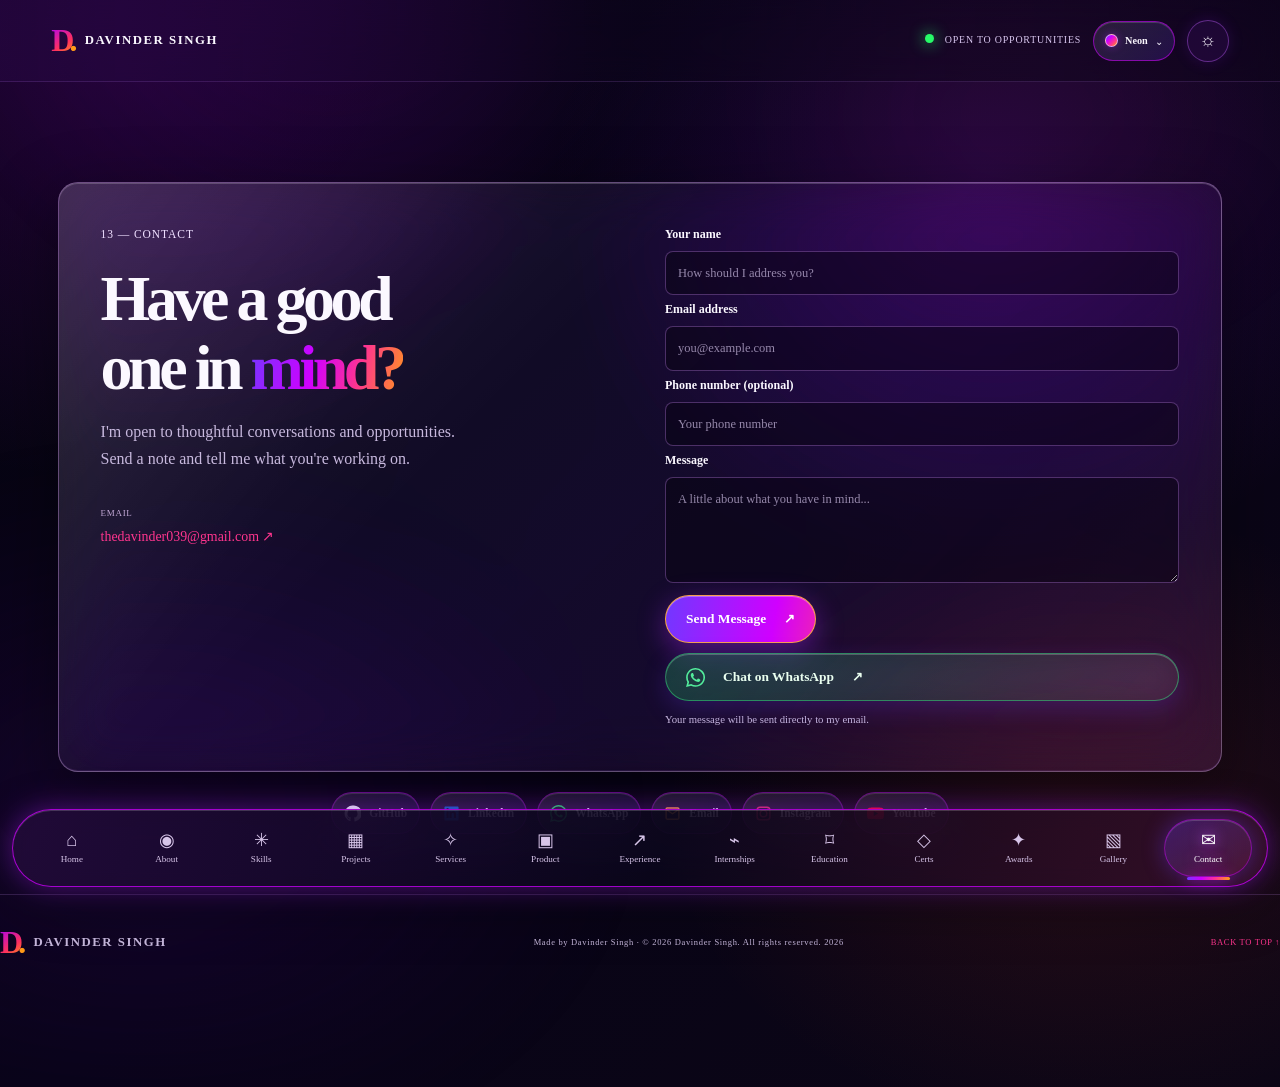
<file: contact.html>
<!doctype html>
<html lang="en">

<head>
  <meta charset="utf-8">
  <meta name="viewport" content="width=device-width, initial-scale=1">
  <meta name="theme-color" content="#080b12">
  <meta name="description" content="Contact Davinder Singh.">

  <title>Contact — Davinder Singh</title>

  <link rel="preconnect" href="https://fonts.googleapis.com">
  <link rel="preconnect" href="https://fonts.gstatic.com" crossorigin>

  <link
    href="https://fonts.googleapis.com/css2?family=DM+Mono:wght@400;500&family=Manrope:wght@400;500;600;700;800&display=swap"
    rel="stylesheet"
  >

  <link rel="stylesheet" href="css/style.css">
</head>

<body data-page="contact">

  <a class="skip-link" href="#contact">Skip to content</a>

  <!-- HEADER -->

  <header class="topbar">

    <a class="brand" href="index.html" aria-label="Davinder Singh home">
      <span class="brand-mark">D<span>.</span></span>
      <span>DAVINDER SINGH</span>
    </a>

    <div class="top-actions">

      <span class="availability">
        <i></i>
        OPEN TO OPPORTUNITIES
      </span>

      <div class="theme-picker">

        <button
          class="palette-toggle"
          type="button"
          aria-haspopup="menu"
          aria-expanded="false"
          aria-label="Choose colour theme"
        >
          <span class="palette-toggle-swatch"></span>
          <span class="palette-current-name">Neon</span>
          <span aria-hidden="true">⌄</span>
        </button>

        <div class="palette-menu" role="menu" hidden>

          <button type="button" class="palette-option"
            role="menuitemradio" aria-checked="false"
            data-palette-choice="neon">
            <i></i> Neon
          </button>

          <button type="button" class="palette-option"
            role="menuitemradio" aria-checked="false"
            data-palette-choice="aurora">
            <i></i> Aurora
          </button>

          <button type="button" class="palette-option"
            role="menuitemradio" aria-checked="false"
            data-palette-choice="violet">
            <i></i> Violet
          </button>

          <button type="button" class="palette-option"
            role="menuitemradio" aria-checked="false"
            data-palette-choice="coral">
            <i></i> Coral
          </button>

        </div>
      </div>

      <button
        class="theme-toggle icon-button"
        type="button"
        aria-label="Switch to light theme"
        title="Switch light or dark mode"
      >
        <span class="theme-icon">☼</span>
      </button>

    </div>
  </header>

  <!-- MAIN -->

  <main class="page-main">

    <section class="contact-section section-wrap" id="contact">

      <div class="contact-panel glass reveal">

        <!-- CONTACT INFORMATION -->

        <div class="contact-copy">

          <p class="eyebrow">13 — CONTACT</p>

          <h2>
            Have a good<br>
            one in
            <span class="gradient-text">mind?</span>
          </h2>

          <p>
            I'm open to thoughtful conversations and opportunities.
            Send a note and tell me what you're working on.
          </p>

          <div class="contact-direct">

            <span class="mono">EMAIL</span>

            <a
              class="editable"
              href="mailto:thedavinder039@gmail.com"
            >
              thedavinder039@gmail.com ↗
            </a>

          </div>

        </div>

        <!-- CONTACT FORM -->

        <form
          class="contact-form"
          id="contact-form"
          action="https://formsubmit.co/thedavinder039@gmail.com"
          method="POST"
        >

          <!-- EMAIL SETTINGS -->

          <input
            type="hidden"
            name="_subject"
            value="New Contact Message - Davinder Singh Portfolio"
          >

          <input
            type="hidden"
            name="_template"
            value="table"
          >

          <input
            type="hidden"
            name="_captcha"
            value="true"
          >

          <!-- SUCCESS REDIRECT -->

          <input
            type="hidden"
            name="_next"
            value="https://myportfolio-gamma-orpin-47.vercel.app/contact.html?success=true"
          >

          <!-- HONEYPOT SPAM PROTECTION -->

          <input
            type="text"
            name="_honey"
            style="display:none"
            tabindex="-1"
            autocomplete="off"
          >

          <!-- NAME -->

          <label for="name">Your name</label>

          <input
            id="name"
            name="name"
            type="text"
            autocomplete="name"
            placeholder="How should I address you?"
            required
            minlength="2"
          >

          <!-- EMAIL -->

          <label for="email">Email address</label>

          <input
            id="email"
            name="email"
            type="email"
            autocomplete="email"
            placeholder="you@example.com"
            required
          >

          <!-- PHONE -->

          <label for="phone">Phone number (optional)</label>

          <input
            id="phone"
            name="phone"
            type="tel"
            autocomplete="tel"
            placeholder="Your phone number"
          >

          <!-- MESSAGE -->

          <label for="message">Message</label>

          <textarea
            id="message"
            name="message"
            rows="4"
            placeholder="A little about what you have in mind..."
            required
            minlength="10"
          ></textarea>

          <!-- SUBMIT -->

          <button
            class="button button-primary form-submit"
            type="submit"
          >
            Send Message
            <span>↗</span>
          </button>

          <!-- WHATSAPP -->

          <a
            class="button whatsapp-button"
            href="https://wa.me/918264857198?text=Hello%20Davinder%2C%20I%20found%20your%20portfolio."
            target="_blank"
            rel="noopener noreferrer"
          >

            <svg
              class="whatsapp-mark"
              viewBox="0 0 24 24"
              aria-hidden="true"
            >
              <path
                fill="currentColor"
                d="M20.52 3.48A11.86 11.86 0 0 0 12.08 0C5.5 0 .15 5.35.15 11.93c0 2.1.55 4.15 1.6 5.96L.05 24l6.27-1.64a11.9 11.9 0 0 0 5.75 1.47h.01c6.58 0 11.93-5.35 11.93-11.93 0-3.19-1.24-6.19-3.49-8.42ZM12.08 21.8h-.01a9.85 9.85 0 0 1-5.02-1.37l-.36-.21-3.72.98.99-3.63-.24-.37a9.87 9.87 0 0 1-1.52-5.27c0-5.45 4.44-9.89 9.9-9.89a9.82 9.82 0 0 1 7 2.9 9.82 9.82 0 0 1 2.9 7c0 5.45-4.44 9.89-9.92 9.89Zm5.43-7.41c-.3-.15-1.77-.87-2.05-.97-.27-.1-.47-.15-.67.15-.2.3-.77.97-.95 1.17-.18.2-.35.22-.65.07-.3-.15-1.26-.46-2.4-1.47-.88-.78-1.48-1.75-1.65-2.05-.18-.3-.02-.46.13-.61.13-.13.3-.35.45-.52.15-.18.2-.3.3-.5.1-.2.05-.38-.02-.53-.08-.15-.68-1.62-.93-2.22-.24-.58-.49-.5-.67-.51h-.57c-.2 0-.52.07-.8.37-.27.3-1.04 1.02-1.04 2.49 0 1.47 1.07 2.89 1.22 3.09.15.2 2.1 3.2 5.08 4.48.71.31 1.26.5 1.69.64.71.22 1.35.19 1.86.11.57-.08 1.77-.72 2.02-1.42.25-.7.25-1.3.18-1.42-.08-.12-.28-.2-.58-.35Z"
              />
            </svg>

            Chat on WhatsApp
            <span>↗</span>

          </a>

          <p class="form-note" id="form-note" aria-live="polite">
            Your message will be sent directly to my email.
          </p>

        </form>

      </div>

      <!-- SOCIAL LINKS -->

      <div class="social-links" aria-label="Social profiles">

        <a
          href="https://github.com/thedavinder01"
          target="_blank"
          rel="noopener noreferrer"
          data-social="GitHub"
          aria-label="GitHub profile"
          title="GitHub"
        >
          <svg viewBox="0 0 24 24" aria-hidden="true">
            <path
              fill="currentColor"
              d="M12 .8a11.2 11.2 0 0 0-3.54 21.83c.56.1.77-.24.77-.54v-2.1c-3.13.68-3.79-1.33-3.79-1.33-.51-1.3-1.25-1.65-1.25-1.65-1.02-.7.08-.69.08-.69 1.13.08 1.72 1.16 1.72 1.16 1 .1.77 2.48 3.26 1.88.1-.73.39-1.23.7-1.52-2.5-.29-5.13-1.25-5.13-5.55 0-1.23.44-2.24 1.16-3.03-.12-.29-.5-1.44.11-3 0 0 .95-.3 3.08 1.16a10.7 10.7 0 0 1 5.6 0c2.13-1.45 3.08-1.16 3.08-1.16.61 1.56.23 2.71.11 3 .72.79 1.16 1.8 1.16 3.03 0 4.31-2.64 5.26-5.15 5.54.4.35.75 1.03.75 2.08v2.78c0 .3.2.65.78.54A11.2 11.2 0 0 0 12 .8Z"
            />
          </svg>
          <span>GitHub</span>
        </a>

        <a
          href="https://www.linkedin.com/in/davinder-singh-78123838b"
          target="_blank"
          rel="noopener noreferrer"
          data-social="LinkedIn"
          aria-label="LinkedIn profile"
          title="LinkedIn"
        >
          <svg viewBox="0 0 24 24" aria-hidden="true">
            <path
              fill="currentColor"
              d="M20.45 2H3.55C2.69 2 2 2.68 2 3.52v16.96c0 .84.69 1.52 1.55 1.52h16.9c.86 0 1.55-.68 1.55-1.52V3.52c0-.84-.69-1.52-1.55-1.52ZM7.93 18.34H4.98V9.01h2.95v9.33ZM6.45 7.74a1.71 1.71 0 1 1 .02-3.42 1.71 1.71 0 0 1-.02 3.42Zm11.89 10.6h-2.95v-4.54c0-1.08-.02-2.47-1.51-2.47-1.52 0-1.75 1.18-1.75 2.39v4.62H9.18V9.01h2.83v1.28h.04c.39-.73 1.35-1.5 2.78-1.5 2.98 0 3.53 1.96 3.53 4.5v5.05Z"
            />
          </svg>
          <span>LinkedIn</span>
        </a>

        <a
          class="social-whatsapp"
          data-social="WhatsApp"
          href="https://wa.me/918264857198"
          target="_blank"
          rel="noopener noreferrer"
          aria-label="WhatsApp chat"
          title="WhatsApp"
        >
          <svg viewBox="0 0 24 24" aria-hidden="true">
            <path
              fill="currentColor"
              d="M20.52 3.48A11.86 11.86 0 0 0 12.08 0C5.5 0 .15 5.35.15 11.93c0 2.1.55 4.15 1.6 5.96L.05 24l6.27-1.64a11.9 11.9 0 0 0 5.75 1.47h.01c6.58 0 11.93-5.35 11.93-11.93 0-3.19-1.24-6.19-3.49-8.42ZM12.08 21.8h-.01a9.85 9.85 0 0 1-5.02-1.37l-.36-.21-3.72.98.99-3.63-.24-.37a9.87 9.87 0 0 1-1.52-5.27c0-5.45 4.44-9.89 9.9-9.89a9.82 9.82 0 0 1 7 2.9 9.82 9.82 0 0 1 2.9 7c0 5.45-4.44 9.89-9.92 9.89Zm5.43-7.41c-.3-.15-1.77-.87-2.05-.97-.27-.1-.47-.15-.67.15-.2.3-.77.97-.95 1.17-.18.2-.35.22-.65.07-.3-.15-1.26-.46-2.4-1.47-.88-.78-1.48-1.75-1.65-2.05-.18-.3-.02-.46.13-.61.13-.13.3-.35.45-.52.15-.18.2-.3.3-.5.1-.2.05-.38-.02-.53-.08-.15-.68-1.62-.93-2.22-.24-.58-.49-.5-.67-.51h-.57c-.2 0-.52.07-.8.37-.27.3-1.04 1.02-1.04 2.49 0 1.47 1.07 2.89 1.22 3.09.15.2 2.1 3.2 5.08 4.48.71.31 1.26.5 1.69.64.71.22 1.35.19 1.86.11.57-.08 1.77-.72 2.02-1.42.25-.7.25-1.3.18-1.42-.08-.12-.28-.2-.58-.35Z"
            />
          </svg>
          <span>WhatsApp</span>
        </a>

        <a
          class="social-email"
          data-social="Email"
          href="mailto:thedavinder039@gmail.com"
          aria-label="Email Davinder"
          title="Email"
        >
          <svg viewBox="0 0 24 24" aria-hidden="true">
            <path
              fill="currentColor"
              d="M2 5.5A2.5 2.5 0 0 1 4.5 3h15A2.5 2.5 0 0 1 22 5.5v13a2.5 2.5 0 0 1-2.5 2.5h-15A2.5 2.5 0 0 1 2 18.5v-13Zm2 .12v.2l8 5.33 8-5.33v-.2a.5.5 0 0 0-.5-.5h-15a.5.5 0 0 0-.5.5Zm16 2.6-7.45 4.96a1 1 0 0 1-1.1 0L4 8.22v10.28c0 .28.22.5.5.5h15a.5.5 0 0 0 .5-.5V8.22Z"
            />
          </svg>
          <span>Email</span>
        </a>

        <a
          href="https://www.instagram.com/davinder_kainth06/"
          target="_blank"
          rel="noopener noreferrer"
          data-social="Instagram"
          aria-label="Instagram profile"
          title="Instagram"
        >
          <svg viewBox="0 0 24 24" aria-hidden="true">
            <path
              fill="currentColor"
              d="M7 2h10a5 5 0 0 1 5 5v10a5 5 0 0 1-5 5H7a5 5 0 0 1-5-5V7a5 5 0 0 1 5-5Zm0 2.1A2.9 2.9 0 0 0 4.1 7v10a2.9 2.9 0 0 0 2.9 2.9h10a2.9 2.9 0 0 0 2.9-2.9V7A2.9 2.9 0 0 0 17 4.1H7Zm5 2.2a5.7 5.7 0 1 1 0 11.4 5.7 5.7 0 0 1 0-11.4Zm0 2.1a3.6 3.6 0 1 0 0 7.2 3.6 3.6 0 0 0 0-7.2Zm5.9-3.2a1.35 1.35 0 1 1 0 2.7 1.35 1.35 0 0 1 0-2.7Z"
            />
          </svg>
          <span>Instagram</span>
        </a>

        <a
          href="https://www.youtube.com/@thedavinder_01"
          target="_blank"
          rel="noopener noreferrer"
          data-social="YouTube"
          aria-label="YouTube channel"
          title="YouTube"
        >
          <svg viewBox="0 0 24 24" aria-hidden="true">
            <path
              fill="currentColor"
              d="M23.5 6.2a3 3 0 0 0-2.12-2.13C19.5 3.55 12 3.55 12 3.55s-7.5 0-9.38.52A3 3 0 0 0 .5 6.2 31 31 0 0 0 0 12a31 31 0 0 0 .5 5.8 3 3 0 0 0 2.12 2.13c1.88.52 9.38.52 9.38.52s7.5 0 9.38-.52a3 3 0 0 0 2.12-2.13A31 31 0 0 0 24 12a31 31 0 0 0-.5-5.8ZM9.55 15.56V8.44L15.82 12l-6.27 3.56Z"
            />
          </svg>
          <span>YouTube</span>
        </a>

      </div>

    </section>

  </main>

  <!-- FOOTER -->

  <footer class="footer">

    <a class="brand" href="index.html">
      <span class="brand-mark">D<span>.</span></span>
      <span>DAVINDER SINGH</span>
    </a>

    <span class="mono">
      Made by Davinder Singh · © 2026 Davinder Singh. All rights reserved.
      <span id="year"></span>
    </span>

    <a href="#contact" class="mono back-top">
      BACK TO TOP ↑
    </a>

  </footer>

  <!-- BOTTOM NAVIGATION -->

  <nav class="bottom-nav" aria-label="Main navigation">

    <a href="index.html" class="nav-link" data-page="home">
      <span>⌂</span><small>Home</small>
    </a>

    <a href="about.html" class="nav-link" data-page="about">
      <span>◉</span><small>About</small>
    </a>

    <a href="skills.html" class="nav-link" data-page="skills">
      <span>✳</span><small>Skills</small>
    </a>

    <a href="projects.html" class="nav-link" data-page="projects">
      <span>▦</span><small>Projects</small>
    </a>

    <a href="services.html" class="nav-link" data-page="services">
      <span>✧</span><small>Services</small>
    </a>

    <a href="product.html" class="nav-link" data-page="product">
      <span>▣</span><small>Product</small>
    </a>

    <a href="experience.html" class="nav-link" data-page="experience">
      <span>↗</span><small>Experience</small>
    </a>

    <a href="internships.html" class="nav-link" data-page="internships">
      <span>⌁</span><small>Internships</small>
    </a>

    <a href="education.html" class="nav-link" data-page="education">
      <span>⌑</span><small>Education</small>
    </a>

    <a href="certifications.html" class="nav-link" data-page="certifications">
      <span>◇</span><small>Certs</small>
    </a>

    <a href="achievements.html" class="nav-link" data-page="achievements">
      <span>✦</span><small>Awards</small>
    </a>

    <a href="gallery.html" class="nav-link" data-page="gallery">
      <span>▧</span><small>Gallery</small>
    </a>

    <a href="contact.html" class="nav-link" data-page="contact">
      <span>✉</span><small>Contact</small>
    </a>

  </nav>

  <script src="js/main.js"></script>

</body>
</html>
</file>
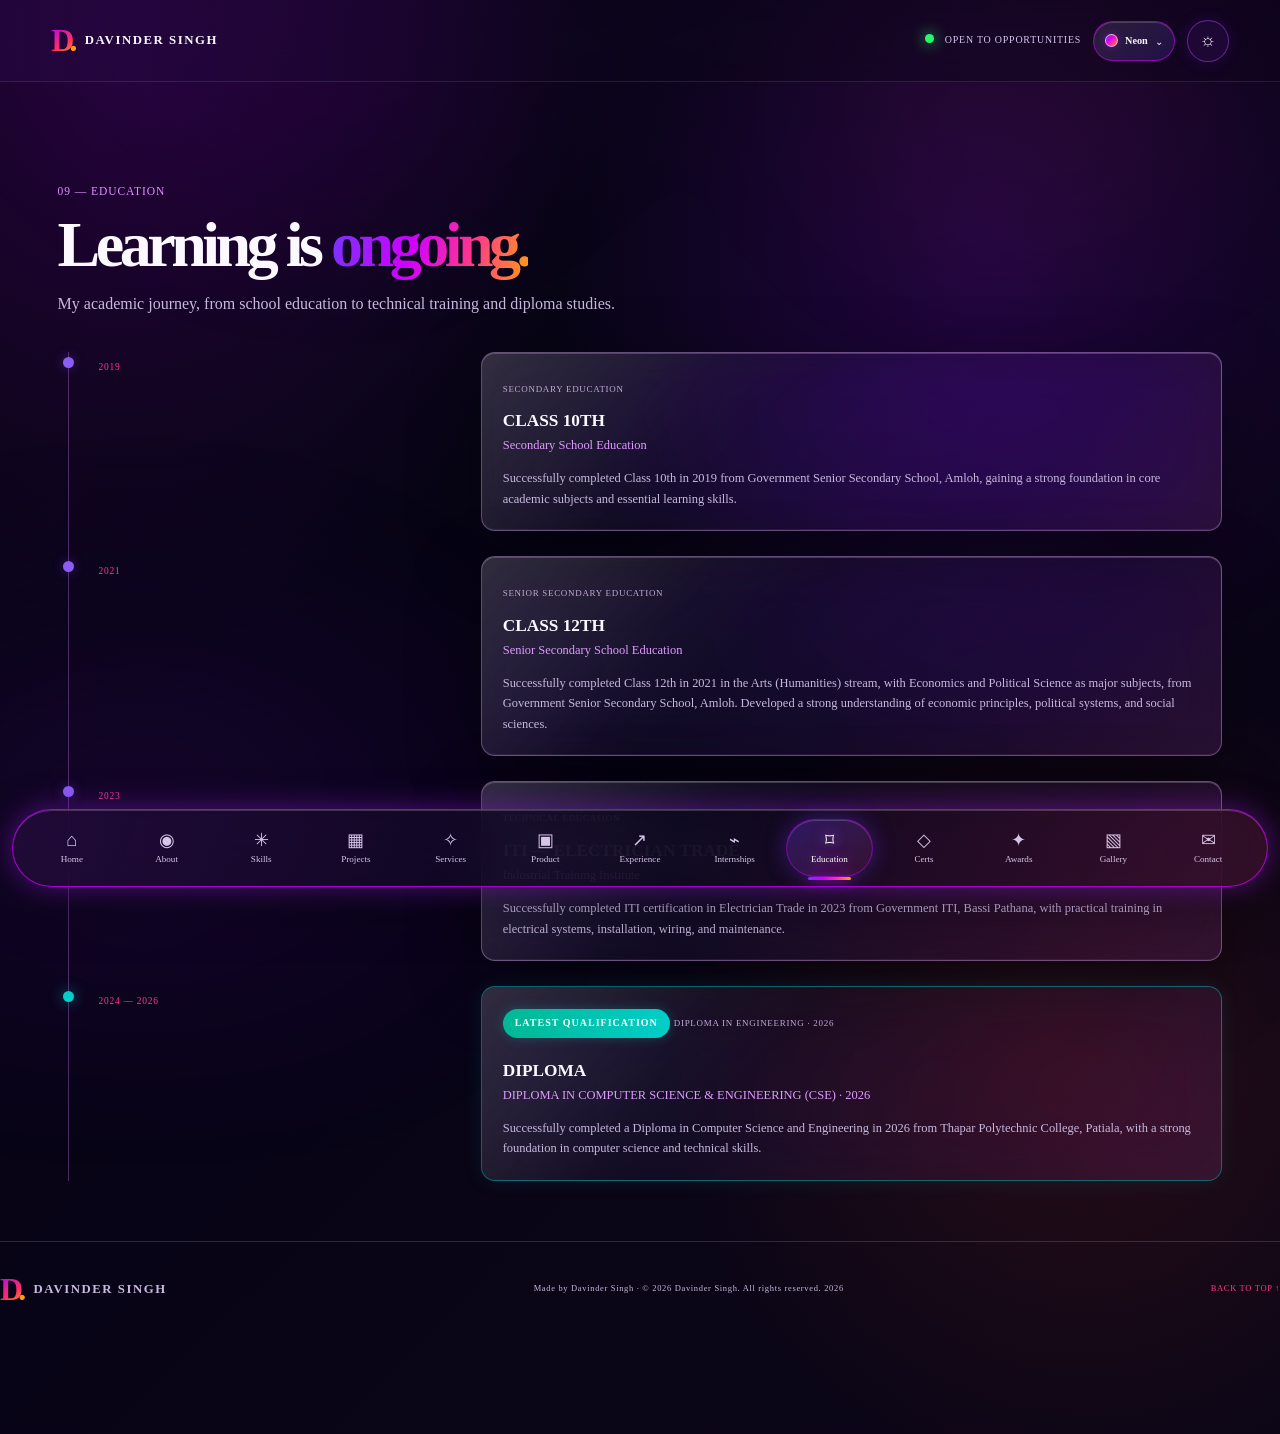
<file: education.html>
<!doctype html>
<html lang="en">
<head>
  <meta charset="utf-8">
  <meta name="viewport" content="width=device-width, initial-scale=1">
  <meta name="theme-color" content="#080b12">
  <meta name="description" content="Education and study.">

  <title>Education — Davinder Singh</title>

  <link rel="preconnect" href="https://fonts.googleapis.com">
  <link rel="preconnect" href="https://fonts.gstatic.com" crossorigin>
  <link
    href="https://fonts.googleapis.com/css2?family=DM+Mono:wght@400;500&family=Manrope:wght@400;500;600;700;800&display=swap"
    rel="stylesheet"
  >
  <link rel="stylesheet" href="css/style.css">
</head>

<body data-page="education">
  <a class="skip-link" href="#education">Skip to content</a>

  <header class="topbar">
    <a
      class="brand"
      href="index.html"
      aria-label="Davinder Singh home"
    >
      <span class="brand-mark">D<span>.</span></span>
      <span>DAVINDER SINGH</span>
    </a>

    <div class="top-actions">
      <span class="availability">
        <i></i>
        OPEN TO OPPORTUNITIES
      </span>

      <div class="theme-picker">
        <button
          class="palette-toggle"
          type="button"
          aria-haspopup="menu"
          aria-expanded="false"
          aria-label="Choose colour theme"
        >
          <span class="palette-toggle-swatch"></span>
          <span class="palette-current-name">Neon</span>
          <span aria-hidden="true">⌄</span>
        </button>

        <div class="palette-menu" role="menu" hidden>
          <button
            type="button"
            class="palette-option"
            role="menuitemradio"
            aria-checked="false"
            data-palette-choice="neon"
          >
            <i></i>
            Neon
          </button>

          <button
            type="button"
            class="palette-option"
            role="menuitemradio"
            aria-checked="false"
            data-palette-choice="aurora"
          >
            <i></i>
            Aurora
          </button>

          <button
            type="button"
            class="palette-option"
            role="menuitemradio"
            aria-checked="false"
            data-palette-choice="violet"
          >
            <i></i>
            Violet
          </button>

          <button
            type="button"
            class="palette-option"
            role="menuitemradio"
            aria-checked="false"
            data-palette-choice="coral"
          >
            <i></i>
            Coral
          </button>
        </div>
      </div>

      <button
        class="theme-toggle icon-button"
        type="button"
        aria-label="Switch to light theme"
        title="Switch light or dark mode"
      >
        <span class="theme-icon">☼</span>
      </button>
    </div>
  </header>

  <main class="page-main">
    <section
      class="content-section section-wrap"
      id="education"
    >
      <div class="section-heading reveal">
        <p class="eyebrow">09 — EDUCATION</p>
        <h2>
          Learning is
          <span class="gradient-text">ongoing.</span>
        </h2>
        <p>
          My academic journey, from school education to technical
          training and diploma studies.
        </p>
      </div>

      <div class="timeline education-timeline">

        <!-- CLASS 10TH -->
        <article class="timeline-item reveal">
          <span class="timeline-dot"></span>

          <div class="timeline-date mono">
            2019
          </div>

          <div class="timeline-content glass">
            <span class="mono">SECONDARY EDUCATION</span>
            <h3>CLASS 10TH</h3>
            <p class="timeline-org">
              Secondary School Education
            </p>
            <p>
             Successfully completed Class 10th in 2019 from Government Senior Secondary School, Amloh, gaining a strong foundation in core academic subjects and essential learning skills.
            </p>
          </div>
        </article>

        <!-- CLASS 12TH -->
        <article class="timeline-item reveal">
          <span class="timeline-dot"></span>

          <div class="timeline-date mono">
            2021
          </div>

          <div class="timeline-content glass">
            <span class="mono">SENIOR SECONDARY EDUCATION</span>
            <h3>CLASS 12TH</h3>
            <p class="timeline-org">
              Senior Secondary School Education
            </p>
            <p>
           Successfully completed Class 12th in 2021 in the Arts (Humanities) stream, with Economics and Political Science as major subjects, from Government Senior Secondary School, Amloh. Developed a strong understanding of economic principles, political systems, and social sciences.
            </p>
          </div>
        </article>

        <!-- ITI ELECTRICIAN -->
        <article class="timeline-item reveal">
          <span class="timeline-dot"></span>

          <div class="timeline-date mono">
            2023
          </div>

          <div class="timeline-content glass">
            <span class="mono">TECHNICAL EDUCATION</span>
            <h3>ITI — ELECTRICIAN TRADE</h3>
            <p class="timeline-org">
              Industrial Training Institute
            </p>
            <p>
             Successfully completed ITI certification in Electrician Trade in 2023 from Government ITI, Bassi Pathana, with practical training in electrical systems, installation, wiring, and maintenance.
            </p>
          </div>
        </article>

       <!-- DIPLOMA - LATEST QUALIFICATION -->
<article class="timeline-item reveal latest-education">
  <span class="timeline-dot"></span>

  <div class="timeline-date mono">
    2024 — 2026
  </div>

  <div class="timeline-content glass">

    <span class="education-status">LATEST QUALIFICATION</span>

    <span class="mono">DIPLOMA IN ENGINEERING · 2026</span>

    <h3>DIPLOMA</h3>

    <p class="timeline-org">
     DIPLOMA IN COMPUTER SCIENCE & ENGINEERING (CSE) · 2026
    </p>

    <p>
      Successfully completed a Diploma in Computer Science and Engineering in 2026 from Thapar Polytechnic College, Patiala, with a strong foundation in computer science and technical skills.
    </p>

  </div>
</article>
    </section>
  </main>

  <footer class="footer">
    <a class="brand" href="index.html">
      <span class="brand-mark">D<span>.</span></span>
      <span>DAVINDER SINGH</span>
    </a>

    <span class="mono">
     Made by Davinder Singh · © 2026 Davinder Singh. All rights reserved.
      <span id="year"></span>
    </span>

    <a href="#top" class="mono back-top">BACK TO TOP ↑</a>
  </footer>

  <nav class="bottom-nav" aria-label="Main navigation">
    <a
      href="index.html"
      class="nav-link"
      data-page="home"
      aria-label="Home"
    >
      <span>⌂</span>
      <small>Home</small>
    </a>

    <a
      href="about.html"
      class="nav-link"
      data-page="about"
      aria-label="About"
    >
      <span>◉</span>
      <small>About</small>
    </a>

    <a
      href="skills.html"
      class="nav-link"
      data-page="skills"
      aria-label="Skills"
    >
      <span>✳</span>
      <small>Skills</small>
    </a>

    <a
      href="projects.html"
      class="nav-link"
      data-page="projects"
      aria-label="Projects"
    >
      <span>▦</span>
      <small>Projects</small>
    </a>

    <a
      href="services.html"
      class="nav-link"
      data-page="services"
      aria-label="Services"
    >
      <span>✧</span>
      <small>Services</small>
    </a>

    <a
      href="product.html"
      class="nav-link"
      data-page="product"
      aria-label="Product"
    >
      <span>▣</span>
      <small>Product</small>
    </a>

    <a
      href="experience.html"
      class="nav-link"
      data-page="experience"
      aria-label="Experience"
    >
      <span>↗</span>
      <small>Experience</small>
    </a>

    <a
      href="internships.html"
      class="nav-link"
      data-page="internships"
      aria-label="Internships"
    >
      <span>⌁</span>
      <small>Internships</small>
    </a>

    <a
      href="education.html"
      class="nav-link"
      data-page="education"
      aria-label="Education"
    >
      <span>⌑</span>
      <small>Education</small>
    </a>

    <a
      href="certifications.html"
      class="nav-link"
      data-page="certifications"
      aria-label="Certs"
    >
      <span>◇</span>
      <small>Certs</small>
    </a>

    <a
      href="achievements.html"
      class="nav-link"
      data-page="achievements"
      aria-label="Awards"
    >
      <span>✦</span>
      <small>Awards</small>
    </a>

    <a
      href="gallery.html"
      class="nav-link"
      data-page="gallery"
      aria-label="Gallery"
    >
      <span>▧</span>
      <small>Gallery</small>
    </a>

    <a
      href="contact.html"
      class="nav-link"
      data-page="contact"
      aria-label="Contact"
    >
      <span>✉</span>
      <small>Contact</small>
    </a>
  </nav>

  <script src="js/main.js"></script>
</body>
</html>
</file>
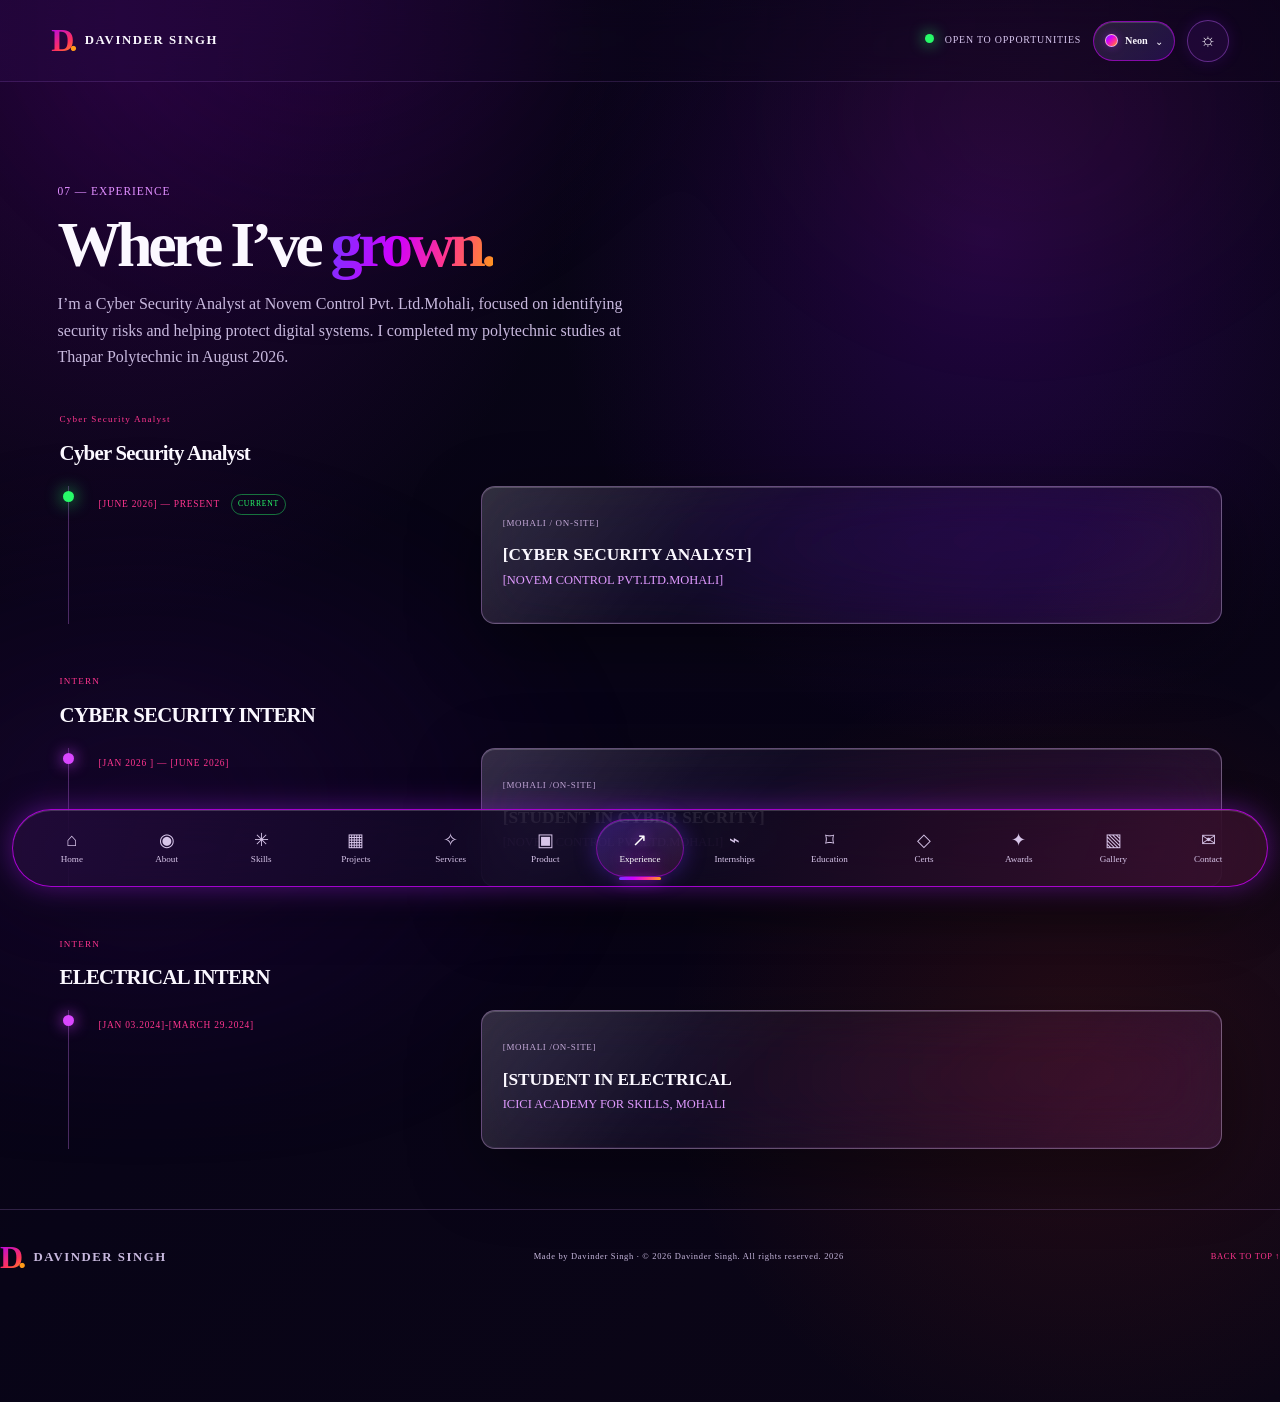
<file: experience.html>
<!doctype html>
<html lang="en">
<head>
  <meta charset="utf-8">
  <meta name="viewport" content="width=device-width, initial-scale=1">
  <meta name="theme-color" content="#080b12">
  <meta
    name="description"
    content="Professional experience and career timeline."
  >

  <title>Experience — Davinder Singh</title>

  <link rel="preconnect" href="https://fonts.googleapis.com">
  <link rel="preconnect" href="https://fonts.gstatic.com" crossorigin>
  <link
    href="https://fonts.googleapis.com/css2?family=DM+Mono:wght@400;500&family=Manrope:wght@400;500;600;700;800&display=swap"
    rel="stylesheet"
  >
  <link rel="stylesheet" href="css/style.css">
</head>

<body data-page="experience">
  <a class="skip-link" href="#experience">Skip to content</a>

  <header class="topbar">
    <a
      class="brand"
      href="index.html"
      aria-label="Davinder Singh home"
    >
      <span class="brand-mark">D<span>.</span></span>
      <span>DAVINDER SINGH</span>
    </a>

    <div class="top-actions">
      <span class="availability">
        <i></i>
        OPEN TO OPPORTUNITIES
      </span>

      <div class="theme-picker">
        <button
          class="palette-toggle"
          type="button"
          aria-haspopup="menu"
          aria-expanded="false"
          aria-label="Choose colour theme"
        >
          <span class="palette-toggle-swatch"></span>
          <span class="palette-current-name">Neon</span>
          <span aria-hidden="true">⌄</span>
        </button>

        <div class="palette-menu" role="menu" hidden>
          <button
            type="button"
            class="palette-option"
            role="menuitemradio"
            aria-checked="false"
            data-palette-choice="neon"
          >
            <i></i>
            Neon
          </button>

          <button
            type="button"
            class="palette-option"
            role="menuitemradio"
            aria-checked="false"
            data-palette-choice="aurora"
          >
            <i></i>
            Aurora
          </button>

          <button
            type="button"
            class="palette-option"
            role="menuitemradio"
            aria-checked="false"
            data-palette-choice="violet"
          >
            <i></i>
            Violet
          </button>

          <button
            type="button"
            class="palette-option"
            role="menuitemradio"
            aria-checked="false"
            data-palette-choice="coral"
          >
            <i></i>
            Coral
          </button>
        </div>
      </div>

      <button
        class="theme-toggle icon-button"
        type="button"
        aria-label="Switch to light theme"
        title="Switch light or dark mode"
      >
        <span class="theme-icon">☼</span>
      </button>
    </div>
  </header>

  <main class="page-main">
    <section
      class="content-section section-wrap"
      id="experience"
    >
      <div class="section-heading reveal">
        <p class="eyebrow">07 — EXPERIENCE</p>
        <h2>
          Where I’ve
          <span class="gradient-text">grown.</span>
        </h2>
        <p>
           I’m a Cyber Security Analyst at Novem Control Pvt. Ltd.Mohali, focused on identifying security risks and helping protect digital systems. I completed my polytechnic studies at Thapar Polytechnic in August 2026.
        </p>
      </div>

      <div class="subsection-heading reveal">
        <span class="mono">Cyber Security Analyst</span>
        <h3>Cyber Security Analyst</h3>
      </div>

      <div class="timeline">
        <article class="timeline-item reveal current-role">
          <span class="timeline-dot"></span>

          <div class="timeline-date mono">
            [JUNE 2026] — PRESENT
            <span class="current-badge">CURRENT</span>
          </div>

          <div class="timeline-content glass">
            <span class="mono">[MOHALI / ON-SITE]</span>
            <h3>[CYBER SECURITY ANALYST]</h3>
            <p class="timeline-org">[NOVEM CONTROL PVT.LTD.MOHALI]</p>
          </div>
        </article>
      </div>

      <div class="subsection-heading previous-heading reveal">
        <span class="mono">INTERN</span>
        <h3>CYBER SECURITY INTERN</h3>
      </div>

      <div class="timeline">
        <article class="timeline-item reveal">
          <span class="timeline-dot"></span>

          <div class="timeline-date mono">
            [JAN 2026 ] — [JUNE 2026]
          </div>

          <div class="timeline-content glass">
            <span class="mono">[MOHALI /ON-SITE]</span>
            <h3>[STUDENT IN CYBER SECRITY]</h3>
            <p class="timeline-org">[NOVEM CONTROL PVT.LTD.MOHALI]</p>
          
          </div>
        </article>
      </div>

      <div class="subsection-heading previous-heading reveal">
        <span class="mono">INTERN </span>
        <h3>ELECTRICAL INTERN </h3>
      </div>

      
      <div class="timeline">
        <article class="timeline-item reveal">
          <span class="timeline-dot"></span>

          <div class="timeline-date mono">
            [JAN 03.2024]-[MARCH 29.2024]
          </div>

          <div class="timeline-content glass">
            <span class="mono">[MOHALI /ON-SITE]</span>
            <h3>[STUDENT IN ELECTRICAL </h3>
            <p class="timeline-org">ICICI ACADEMY FOR SKILLS, MOHALI
</p>
          
          </div>
        </article>
      </div>


    </section>
  </main>

  <footer class="footer">
    <a class="brand" href="index.html">
      <span class="brand-mark">D<span>.</span></span>
      <span>DAVINDER SINGH</span>
    </a>

    <span class="mono">
     Made by Davinder Singh · © 2026 Davinder Singh. All rights reserved.
      <span id="year"></span>
    </span>

    <a href="#top" class="mono back-top">BACK TO TOP ↑</a>
  </footer>

  <nav class="bottom-nav" aria-label="Main navigation">
    <a
      href="index.html"
      class="nav-link"
      data-page="home"
      aria-label="Home"
    >
      <span>⌂</span>
      <small>Home</small>
    </a>

    <a
      href="about.html"
      class="nav-link"
      data-page="about"
      aria-label="About"
    >
      <span>◉</span>
      <small>About</small>
    </a>

    <a
      href="skills.html"
      class="nav-link"
      data-page="skills"
      aria-label="Skills"
    >
      <span>✳</span>
      <small>Skills</small>
    </a>

    <a
      href="projects.html"
      class="nav-link"
      data-page="projects"
      aria-label="Projects"
    >
      <span>▦</span>
      <small>Projects</small>
    </a>

    <a
      href="services.html"
      class="nav-link"
      data-page="services"
      aria-label="Services"
    >
      <span>✧</span>
      <small>Services</small>
    </a>

    <a
      href="product.html"
      class="nav-link"
      data-page="product"
      aria-label="Product"
    >
      <span>▣</span>
      <small>Product</small>
    </a>

    <a
      href="experience.html"
      class="nav-link"
      data-page="experience"
      aria-label="Experience"
    >
      <span>↗</span>
      <small>Experience</small>
    </a>

    <a
      href="internships.html"
      class="nav-link"
      data-page="internships"
      aria-label="Internships"
    >
      <span>⌁</span>
      <small>Internships</small>
    </a>

    <a
      href="education.html"
      class="nav-link"
      data-page="education"
      aria-label="Education"
    >
      <span>⌑</span>
      <small>Education</small>
    </a>

    <a
      href="certifications.html"
      class="nav-link"
      data-page="certifications"
      aria-label="Certs"
    >
      <span>◇</span>
      <small>Certs</small>
    </a>

    <a
      href="achievements.html"
      class="nav-link"
      data-page="achievements"
      aria-label="Awards"
    >
      <span>✦</span>
      <small>Awards</small>
    </a>

    <a
      href="gallery.html"
      class="nav-link"
      data-page="gallery"
      aria-label="Gallery"
    >
      <span>▧</span>
      <small>Gallery</small>
    </a>

    <a
      href="contact.html"
      class="nav-link"
      data-page="contact"
      aria-label="Contact"
    >
      <span>✉</span>
      <small>Contact</small>
    </a>
  </nav>

  <script src="js/main.js"></script>
</body>
</html>
</file>
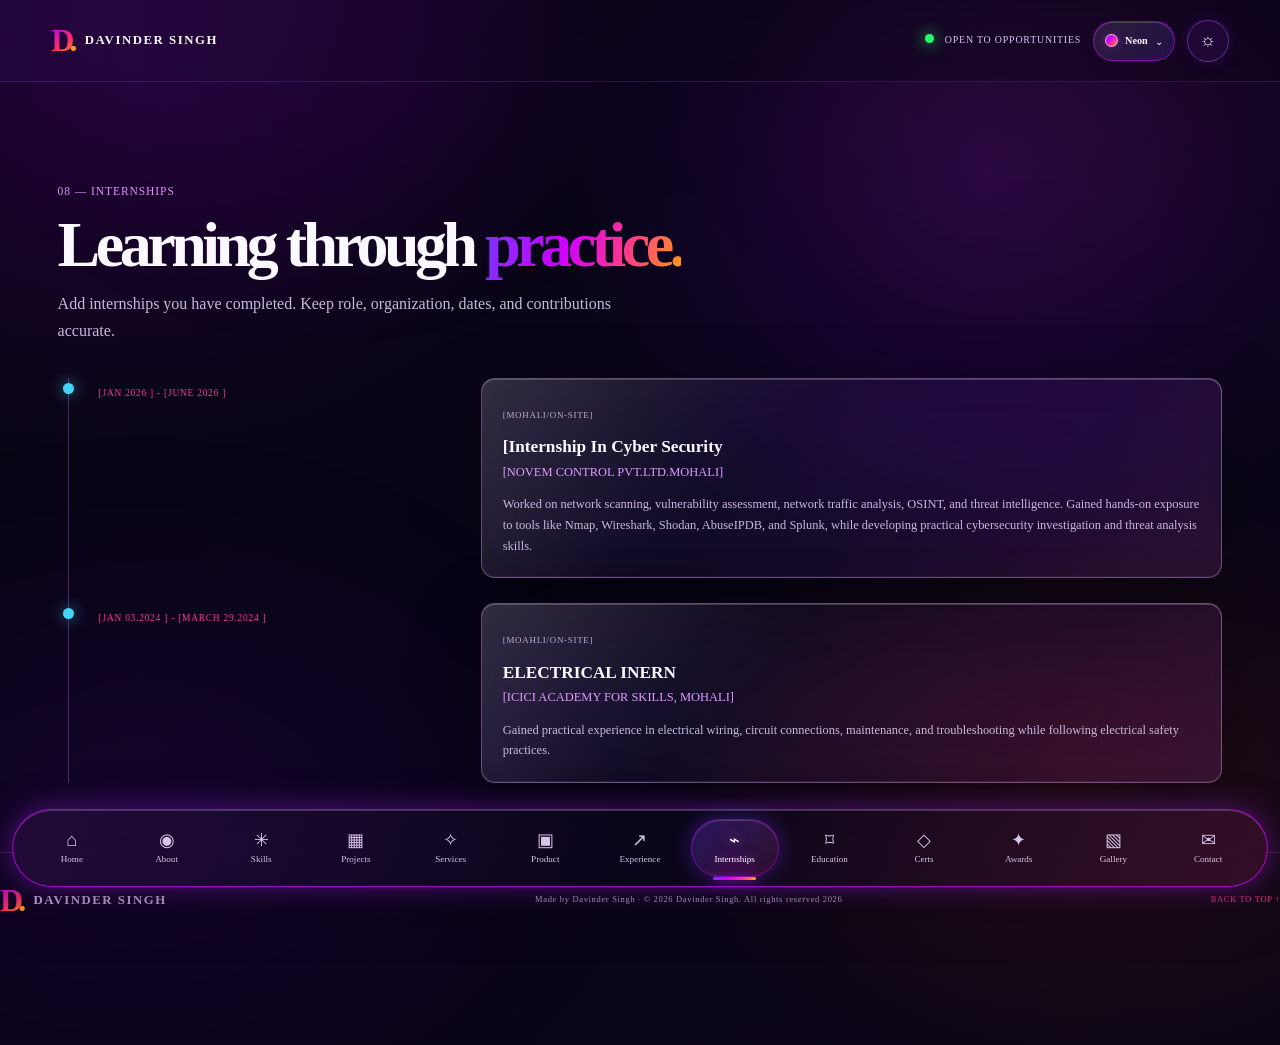
<file: internships.html>
<!doctype html>
<html lang="en">
<head>
  <meta charset="utf-8">
  <meta name="viewport" content="width=device-width, initial-scale=1">
  <meta name="theme-color" content="#080b12">
  <meta
    name="description"
    content="Internship experience and practical learning."
  >

  <title>Internships — Davinder Singh</title>

  <link rel="preconnect" href="https://fonts.googleapis.com">
  <link rel="preconnect" href="https://fonts.gstatic.com" crossorigin>
  <link
    href="https://fonts.googleapis.com/css2?family=DM+Mono:wght@400;500&family=Manrope:wght@400;500;600;700;800&display=swap"
    rel="stylesheet"
  >
  <link rel="stylesheet" href="css/style.css">
</head>

<body data-page="internships">
  <a class="skip-link" href="#internships">Skip to content</a>

  <header class="topbar">
    <a
      class="brand"
      href="index.html"
      aria-label="Davinder Singh home"
    >
      <span class="brand-mark">D<span>.</span></span>
      <span>DAVINDER SINGH</span>
    </a>

    <div class="top-actions">
      <span class="availability">
        <i></i>
        OPEN TO OPPORTUNITIES
      </span>

      <div class="theme-picker">
        <button
          class="palette-toggle"
          type="button"
          aria-haspopup="menu"
          aria-expanded="false"
          aria-label="Choose colour theme"
        >
          <span class="palette-toggle-swatch"></span>
          <span class="palette-current-name">Neon</span>
          <span aria-hidden="true">⌄</span>
        </button>

        <div class="palette-menu" role="menu" hidden>
          <button
            type="button"
            class="palette-option"
            role="menuitemradio"
            aria-checked="false"
            data-palette-choice="neon"
          >
            <i></i>
            Neon
          </button>

          <button
            type="button"
            class="palette-option"
            role="menuitemradio"
            aria-checked="false"
            data-palette-choice="aurora"
          >
            <i></i>
            Aurora
          </button>

          <button
            type="button"
            class="palette-option"
            role="menuitemradio"
            aria-checked="false"
            data-palette-choice="violet"
          >
            <i></i>
            Violet
          </button>

          <button
            type="button"
            class="palette-option"
            role="menuitemradio"
            aria-checked="false"
            data-palette-choice="coral"
          >
            <i></i>
            Coral
          </button>
        </div>
      </div>

      <button
        class="theme-toggle icon-button"
        type="button"
        aria-label="Switch to light theme"
        title="Switch light or dark mode"
      >
        <span class="theme-icon">☼</span>
      </button>
    </div>
  </header>

  <main class="page-main">
    <section
      class="content-section section-wrap"
      id="internships"
    >
      <div class="section-heading reveal">
        <p class="eyebrow">08 — INTERNSHIPS</p>
        <h2>
          Learning through
          <span class="gradient-text">practice.</span>
        </h2>
        <p>
          Add internships you have completed. Keep role, organization,
          dates, and contributions accurate.
        </p>
      </div>

      <div class="timeline internship-timeline">
        <article class="timeline-item reveal">
          <span class="timeline-dot"></span>

          <div class="timeline-date mono">
          
            [JAN 2026 ] - [JUNE 2026 ] 
          </div>

          <div class="timeline-content glass">
            <span class="mono">[MOHALI/ON-SITE]</span>
            <h3>[Internship In Cyber Security </h3>
            <p class="timeline-org">[NOVEM CONTROL PVT.LTD.MOHALI] </p>
             
            <p> Worked on network scanning, vulnerability assessment, network traffic analysis, OSINT, and threat intelligence. Gained hands-on exposure to tools like Nmap, Wireshark, Shodan, AbuseIPDB, and Splunk, while developing practical cybersecurity investigation and threat analysis skills.
            </p>
          </div>
        </article>

        <article class="timeline-item reveal">
          <span class="timeline-dot"></span>

          <div class="timeline-date mono">
            [JAN 03.2024 ] - [MARCH 29.2024 ] 
                    </div>

          <div class="timeline-content glass">
            <span class="mono">[MOAHLI/ON-SITE] </span>
            <h3>ELECTRICAL INERN </h3>
            <p class="timeline-org">[ICICI ACADEMY FOR SKILLS, MOHALI]</p>
            <p>
              Gained practical experience in electrical wiring, circuit connections, maintenance, and troubleshooting while following electrical safety practices.
            </p>
          </div>
        </article>
      </div>
    </section>
  </main>

  <footer class="footer">
    <a class="brand" href="index.html">
      <span class="brand-mark">D<span>.</span></span>
      <span>DAVINDER SINGH</span>
    </a>

    <span class="mono">
      Made by Davinder Singh · © 2026 Davinder Singh. All rights reserved
      <span id="year"></span>
    </span>

    <a href="#top" class="mono back-top">BACK TO TOP ↑</a>
  </footer>

  <nav class="bottom-nav" aria-label="Main navigation">
    <a
      href="index.html"
      class="nav-link"
      data-page="home"
      aria-label="Home"
    >
      <span>⌂</span>
      <small>Home</small>
    </a>

    <a
      href="about.html"
      class="nav-link"
      data-page="about"
      aria-label="About"
    >
      <span>◉</span>
      <small>About</small>
    </a>

    <a
      href="skills.html"
      class="nav-link"
      data-page="skills"
      aria-label="Skills"
    >
      <span>✳</span>
      <small>Skills</small>
    </a>

    <a
      href="projects.html"
      class="nav-link"
      data-page="projects"
      aria-label="Projects"
    >
      <span>▦</span>
      <small>Projects</small>
    </a>

    <a
      href="services.html"
      class="nav-link"
      data-page="services"
      aria-label="Services"
    >
      <span>✧</span>
      <small>Services</small>
    </a>

    <a
      href="product.html"
      class="nav-link"
      data-page="product"
      aria-label="Product"
    >
      <span>▣</span>
      <small>Product</small>
    </a>

    <a
      href="experience.html"
      class="nav-link"
      data-page="experience"
      aria-label="Experience"
    >
      <span>↗</span>
      <small>Experience</small>
    </a>

    <a
      href="internships.html"
      class="nav-link"
      data-page="internships"
      aria-label="Internships"
    >
      <span>⌁</span>
      <small>Internships</small>
    </a>

    <a
      href="education.html"
      class="nav-link"
      data-page="education"
      aria-label="Education"
    >
      <span>⌑</span>
      <small>Education</small>
    </a>

    <a
      href="certifications.html"
      class="nav-link"
      data-page="certifications"
      aria-label="Certs"
    >
      <span>◇</span>
      <small>Certs</small>
    </a>

    <a
      href="achievements.html"
      class="nav-link"
      data-page="achievements"
      aria-label="Awards"
    >
      <span>✦</span>
      <small>Awards</small>
    </a>

    <a
      href="gallery.html"
      class="nav-link"
      data-page="gallery"
      aria-label="Gallery"
    >
      <span>▧</span>
      <small>Gallery</small>
    </a>

    <a
      href="contact.html"
      class="nav-link"
      data-page="contact"
      aria-label="Contact"
    >
      <span>✉</span>
      <small>Contact</small>
    </a>
  </nav>

  <script src="js/main.js"></script>
</body>
</html>
</file>
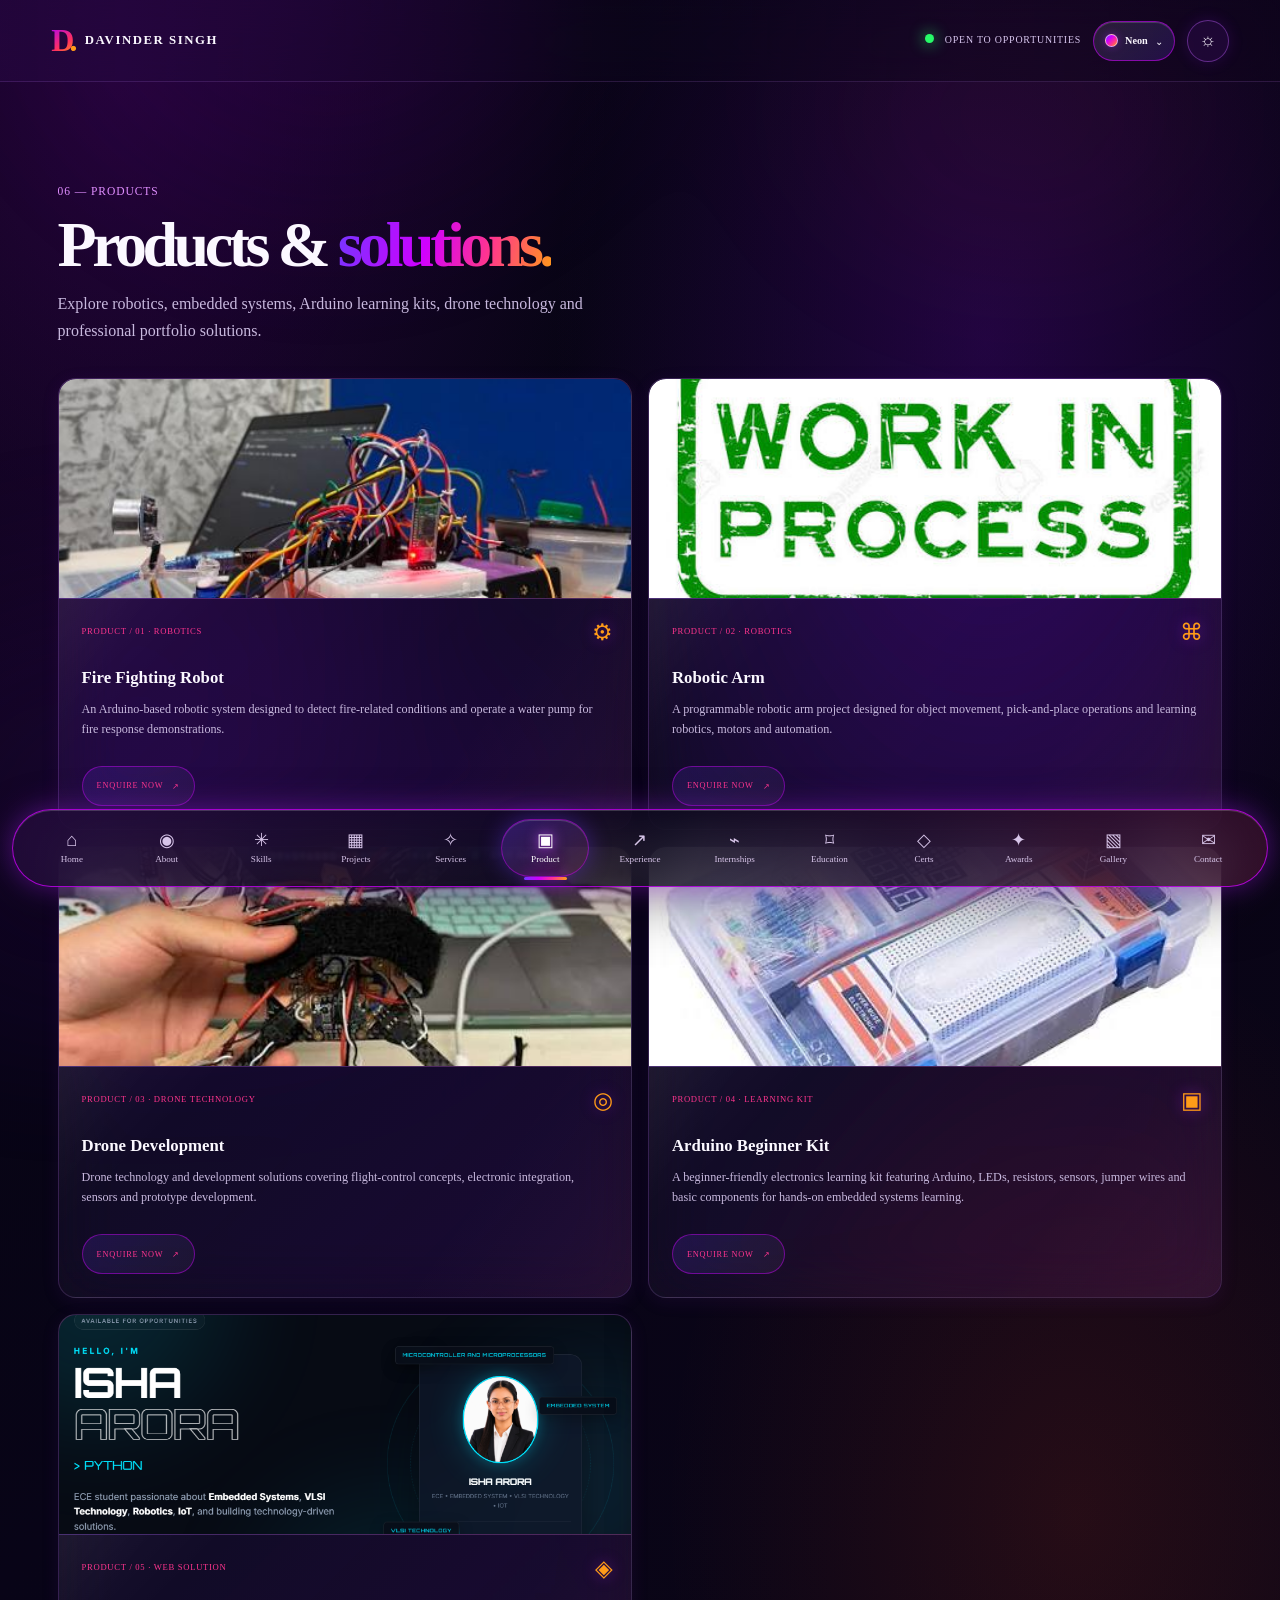
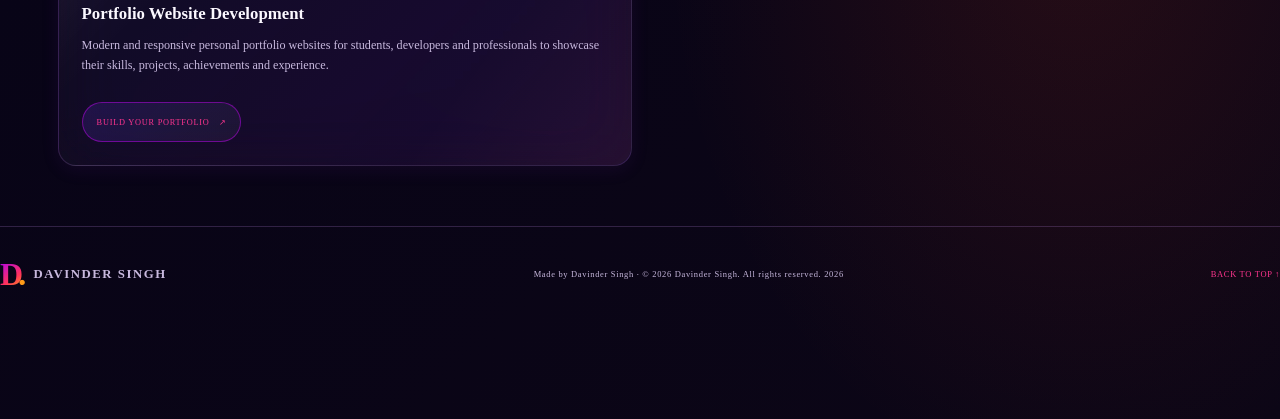
<file: product.html>
<!doctype html>
<html lang="en">
<head>
  <meta charset="utf-8">
  <meta name="viewport" content="width=device-width, initial-scale=1">
  <meta name="theme-color" content="#080b12">
  <meta
    name="description"
    content="Technology products and solutions by Davinder Singh, including robotics, drones, Arduino kits and portfolio development."
  >

  <title>Products — Davinder Singh</title>

  <link rel="preconnect" href="https://fonts.googleapis.com">
  <link rel="preconnect" href="https://fonts.gstatic.com" crossorigin>
  <link
    href="https://fonts.googleapis.com/css2?family=DM+Mono:wght@400;500&family=Manrope:wght@400;500;600;700;800&display=swap"
    rel="stylesheet"
  >
  <link rel="stylesheet" href="css/style.css">
</head>

<body data-page="product">
  <a class="skip-link" href="#products">Skip to content</a>

  <header class="topbar">
    <a
      class="brand"
      href="index.html"
      aria-label="Davinder Singh home"
    >
      <span class="brand-mark">D<span>.</span></span>
      <span>DAVINDER SINGH</span>
    </a>

    <div class="top-actions">
      <span class="availability">
        <i></i>
        OPEN TO OPPORTUNITIES
      </span>

      <div class="theme-picker">
        <button
          class="palette-toggle"
          type="button"
          aria-haspopup="menu"
          aria-expanded="false"
          aria-label="Choose colour theme"
        >
          <span class="palette-toggle-swatch"></span>
          <span class="palette-current-name">Neon</span>
          <span aria-hidden="true">⌄</span>
        </button>

        <div class="palette-menu" role="menu" hidden>
          <button
            type="button"
            class="palette-option"
            role="menuitemradio"
            aria-checked="false"
            data-palette-choice="neon"
          >
            <i></i>
            Neon
          </button>

          <button
            type="button"
            class="palette-option"
            role="menuitemradio"
            aria-checked="false"
            data-palette-choice="aurora"
          >
            <i></i>
            Aurora
          </button>

          <button
            type="button"
            class="palette-option"
            role="menuitemradio"
            aria-checked="false"
            data-palette-choice="violet"
          >
            <i></i>
            Violet
          </button>

          <button
            type="button"
            class="palette-option"
            role="menuitemradio"
            aria-checked="false"
            data-palette-choice="coral"
          >
            <i></i>
            Coral
          </button>
        </div>
      </div>

      <button
        class="theme-toggle icon-button"
        type="button"
        aria-label="Switch to light theme"
        title="Switch light or dark mode"
      >
        <span class="theme-icon">☼</span>
      </button>
    </div>
  </header>

  <main class="page-main">
    <section
      class="content-section section-wrap"
      id="products"
    >
      <div class="section-heading reveal">
        <p class="eyebrow">06 — PRODUCTS</p>
        <h2>
          Products &
          <span class="gradient-text">solutions.</span>
        </h2>
        <p>
          Explore robotics, embedded systems, Arduino learning kits,
          drone technology and professional portfolio solutions.
        </p>
      </div>

      <div class="service-grid product-grid">

        <!-- PRODUCT 01: FIRE FIGHTING ROBOT -->
        <article class="service-card product-card glass reveal">
          <div class="product-image-slot">
            <img
              src="assets/images/fire.jpeg"
              alt="Arduino Fire Fighting Robot"
              loading="lazy"
            >
          </div>

          <span class="service-icon">⚙</span>
          <span class="mono">PRODUCT / 01 · ROBOTICS</span>
          <h3>Fire Fighting Robot</h3>
          <p>
            An Arduino-based robotic system designed to detect
            fire-related conditions and operate a water pump
            for fire response demonstrations.
          </p>

          <a
            class="text-link"
            href="contact.html#contact"
          >
            ENQUIRE NOW
            <span>↗</span>
          </a>
        </article>

        <!-- PRODUCT 02: ROBOTIC ARM -->
        <article class="service-card product-card glass reveal">
          <div class="product-image-slot">
            <img
              src="assets/images/under.jpeg"
              alt="Robotic Arm Project"
              loading="lazy"
            >
          </div>

          <span class="service-icon">⌘</span>
          <span class="mono">PRODUCT / 02 · ROBOTICS</span>
          <h3>Robotic Arm</h3>
          <p>
            A programmable robotic arm project designed for
            object movement, pick-and-place operations and
            learning robotics, motors and automation.
          </p>

          <a
            class="text-link"
            href="contact.html#contact"
          >
            ENQUIRE NOW
            <span>↗</span>
          </a>
        </article>

        <!-- PRODUCT 03: DRONE -->
        <article class="service-card product-card glass reveal">
          <div class="product-image-slot">
            <img
              src="assets/images/DRONE.jpeg"
              alt="Drone Development Project"
              loading="lazy"
            >
          </div>

          <span class="service-icon">◎</span>
          <span class="mono">PRODUCT / 03 · DRONE TECHNOLOGY</span>
          <h3>Drone Development</h3>
          <p>
            Drone technology and development solutions covering
            flight-control concepts, electronic integration,
            sensors and prototype development.
          </p>

          <a
            class="text-link"
            href="contact.html#contact"
          >
            ENQUIRE NOW
            <span>↗</span>
          </a>
        </article>

        <!-- PRODUCT 04: ARDUINO BEGINNER KIT -->
        <article class="service-card product-card glass reveal">
          <div class="product-image-slot">
            <img
              src="assets/images/ARDINO.jpeg"
              alt="Arduino Beginner Electronics Kit"
              loading="lazy"
            >
          </div>

          <span class="service-icon">▣</span>
          <span class="mono">PRODUCT / 04 · LEARNING KIT</span>
          <h3>Arduino Beginner Kit</h3>
          <p>
            A beginner-friendly electronics learning kit featuring
            Arduino, LEDs, resistors, sensors, jumper wires and
            basic components for hands-on embedded systems learning.
          </p>

          <a
            class="text-link"
            href="contact.html#contact"
          >
            ENQUIRE NOW
            <span>↗</span>
          </a>
        </article>

        <!-- PRODUCT 05: PORTFOLIO DEVELOPMENT -->
        <article class="service-card product-card glass reveal">
          <div class="product-image-slot">
            <img
              src="assets/images/PORT.png"
              alt="Professional Portfolio Website Development"
              loading="lazy"
            >
          </div>

          <span class="service-icon">◈</span>
          <span class="mono">PRODUCT / 05 · WEB SOLUTION</span>
          <h3>Portfolio Website Development</h3>
          <p>
            Modern and responsive personal portfolio websites
            for students, developers and professionals to showcase
            their skills, projects, achievements and experience.
          </p>

          <a
            class="text-link"
            href="contact.html#contact"
          >
            BUILD YOUR PORTFOLIO
            <span>↗</span>
          </a>
        </article>

      </div>
    </section>
  </main>

  <footer class="footer">
    <a class="brand" href="index.html">
      <span class="brand-mark">D<span>.</span></span>
      <span>DAVINDER SINGH</span>
    </a>

    <span class="mono">
      Made by Davinder Singh · © 2026 Davinder Singh. All rights reserved.
      <span id="year"></span>
    </span>

    <a href="#top" class="mono back-top">BACK TO TOP ↑</a>
  </footer>

  <nav class="bottom-nav" aria-label="Main navigation">
    <a
      href="index.html"
      class="nav-link"
      data-page="home"
      aria-label="Home"
    >
      <span>⌂</span>
      <small>Home</small>
    </a>

    <a
      href="about.html"
      class="nav-link"
      data-page="about"
      aria-label="About"
    >
      <span>◉</span>
      <small>About</small>
    </a>

    <a
      href="skills.html"
      class="nav-link"
      data-page="skills"
      aria-label="Skills"
    >
      <span>✳</span>
      <small>Skills</small>
    </a>

    <a
      href="projects.html"
      class="nav-link"
      data-page="projects"
      aria-label="Projects"
    >
      <span>▦</span>
      <small>Projects</small>
    </a>

    <a
      href="services.html"
      class="nav-link"
      data-page="services"
      aria-label="Services"
    >
      <span>✧</span>
      <small>Services</small>
    </a>

    <a
      href="product.html"
      class="nav-link"
      data-page="product"
      aria-label="Product"
    >
      <span>▣</span>
      <small>Product</small>
    </a>

    <a
      href="experience.html"
      class="nav-link"
      data-page="experience"
      aria-label="Experience"
    >
      <span>↗</span>
      <small>Experience</small>
    </a>

    <a
      href="internships.html"
      class="nav-link"
      data-page="internships"
      aria-label="Internships"
    >
      <span>⌁</span>
      <small>Internships</small>
    </a>

    <a
      href="education.html"
      class="nav-link"
      data-page="education"
      aria-label="Education"
    >
      <span>⌑</span>
      <small>Education</small>
    </a>

    <a
      href="certifications.html"
      class="nav-link"
      data-page="certifications"
      aria-label="Certs"
    >
      <span>◇</span>
      <small>Certs</small>
    </a>

    <a
      href="achievements.html"
      class="nav-link"
      data-page="achievements"
      aria-label="Awards"
    >
      <span>✦</span>
      <small>Awards</small>
    </a>

    <a
      href="gallery.html"
      class="nav-link"
      data-page="gallery"
      aria-label="Gallery"
    >
      <span>▧</span>
      <small>Gallery</small>
    </a>

    <a
      href="contact.html"
      class="nav-link"
      data-page="contact"
      aria-label="Contact"
    >
      <span>✉</span>
      <small>Contact</small>
    </a>
  </nav>

  <script src="js/main.js"></script>
</body>
</html>
</file>
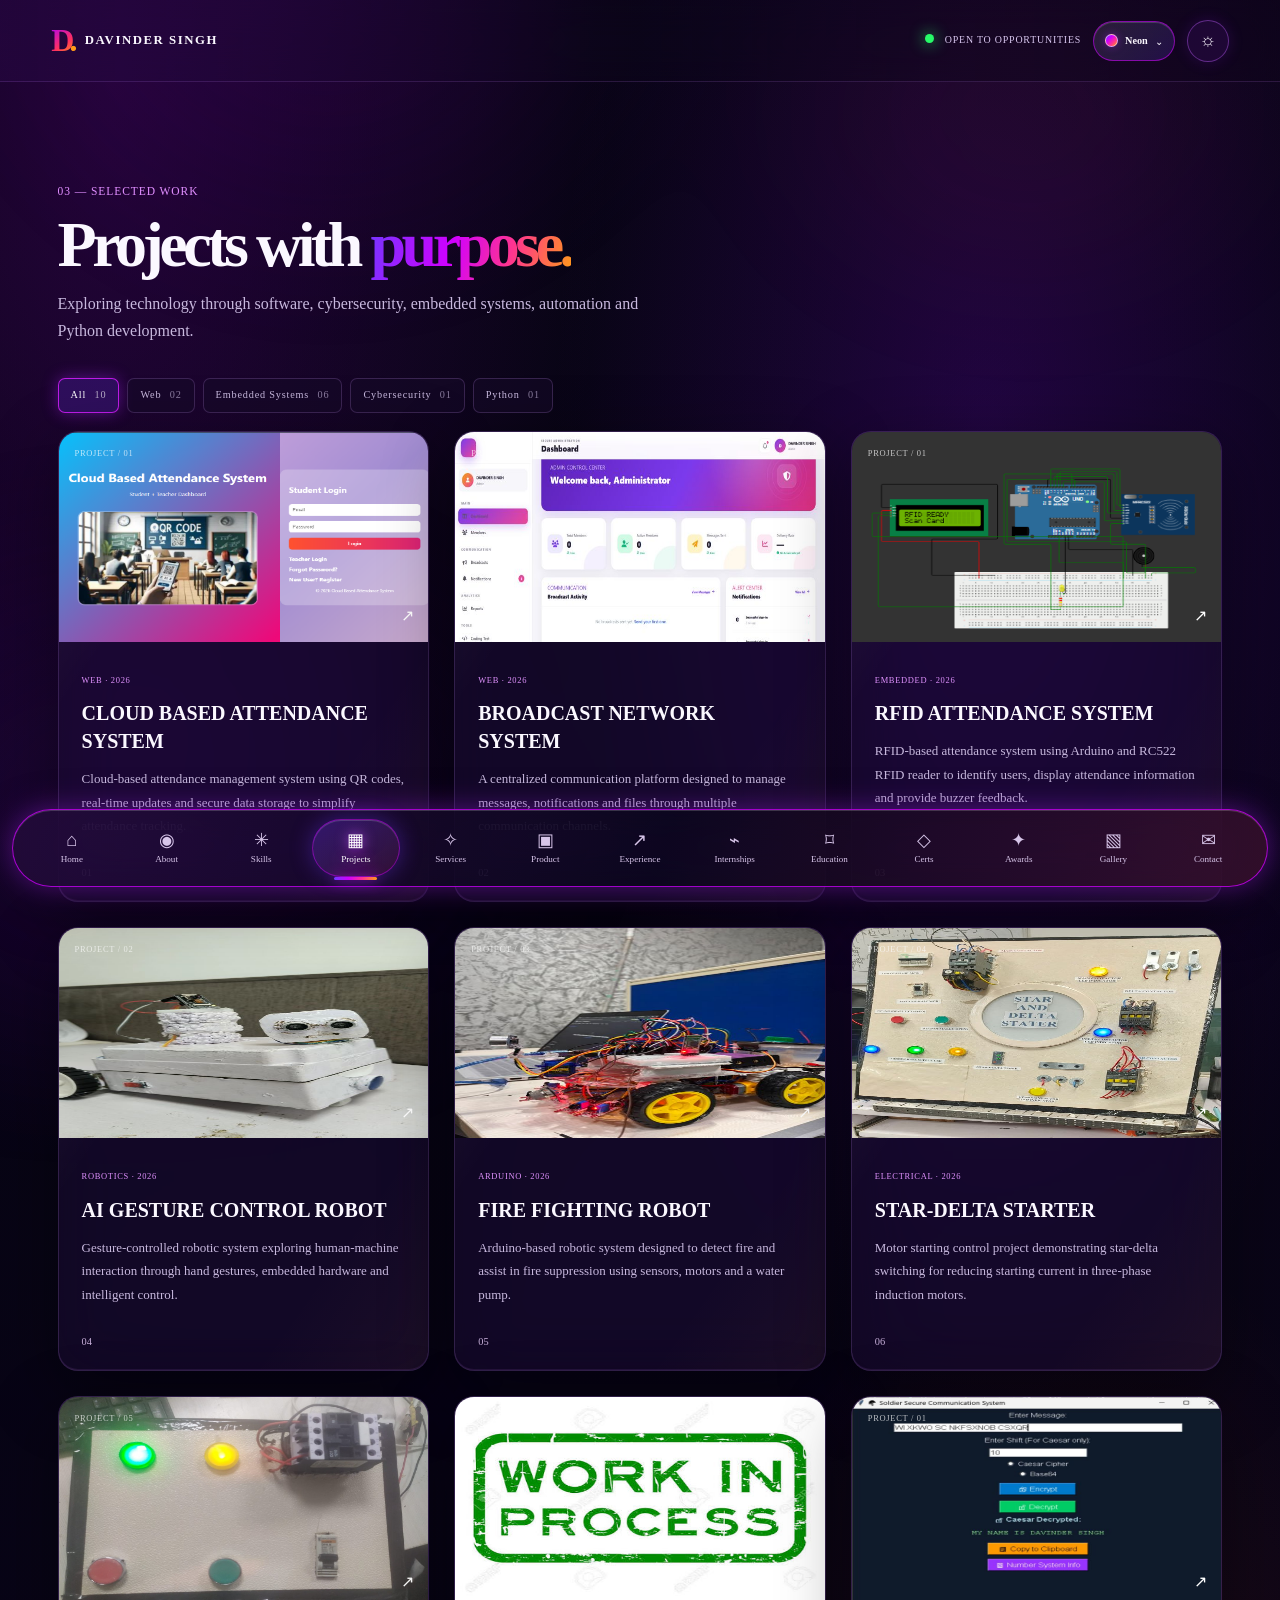
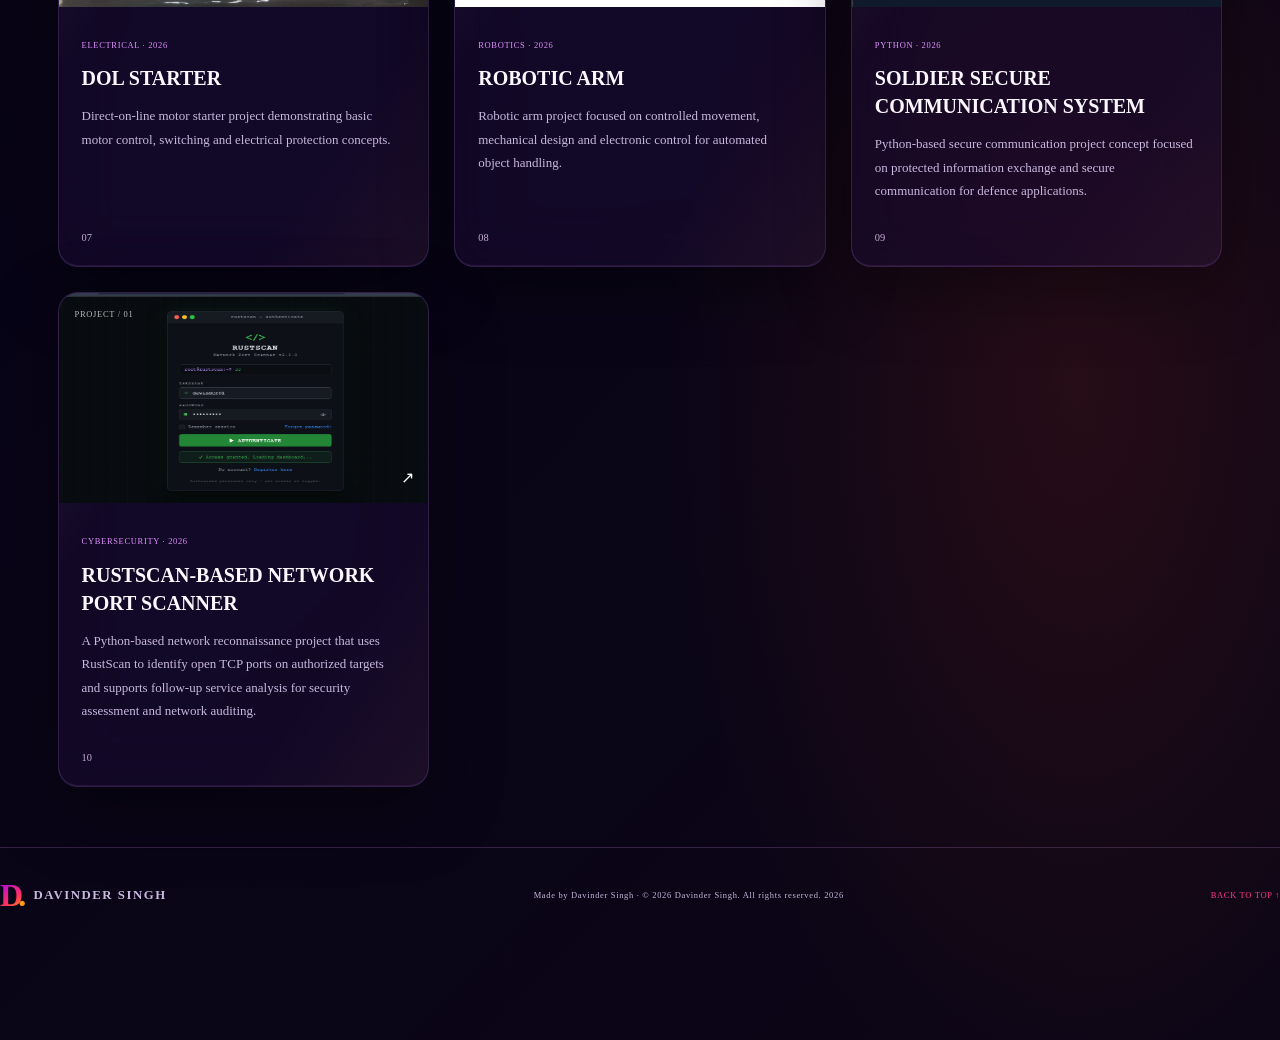
<file: projects.html>
<!doctype html>
<html lang="en">
<head>
  <meta charset="utf-8">
  <meta name="viewport" content="width=device-width, initial-scale=1">
  <meta name="theme-color" content="#080b12">
  <meta name="description" content="Selected projects by Davinder Singh.">

  <title>Projects — Davinder Singh</title>

  <link rel="preconnect" href="https://fonts.googleapis.com">
  <link rel="preconnect" href="https://fonts.gstatic.com" crossorigin>

  <link
    href="https://fonts.googleapis.com/css2?family=DM+Mono:wght@400;500&family=Manrope:wght@400;500;600;700;800&display=swap"
    rel="stylesheet"
  >

  <!-- Main CSS -->
  <link rel="stylesheet" href="css/style.css">

  <!-- Projects Page CSS (if using a separate file) -->
  <!-- If you added Projects CSS inside style.css, remove the next line. -->
  <!-- <link rel="stylesheet" href="css/projects.css"> -->
</head>

<body data-page="projects">

  <a class="skip-link" href="#projects">Skip to content</a>

  <!-- TOPBAR -->
  <header class="topbar">

    <a class="brand" href="index.html" aria-label="Davinder Singh home">
      <span class="brand-mark">D<span>.</span></span>
      <span>DAVINDER SINGH</span>
    </a>

    <div class="top-actions">

      <span class="availability">
        <i></i>
        OPEN TO OPPORTUNITIES
      </span>

      <!-- THEME PICKER -->
      <div class="theme-picker">

        <button
          class="palette-toggle"
          type="button"
          aria-haspopup="menu"
          aria-expanded="false"
          aria-label="Choose colour theme"
        >
          <span class="palette-toggle-swatch"></span>
          <span class="palette-current-name">Neon</span>
          <span aria-hidden="true">⌄</span>
        </button>

        <div class="palette-menu" role="menu" hidden>

          <button
            type="button"
            class="palette-option"
            role="menuitemradio"
            aria-checked="false"
            data-palette-choice="neon"
          >
            <i></i>
            Neon
          </button>

          <button
            type="button"
            class="palette-option"
            role="menuitemradio"
            aria-checked="false"
            data-palette-choice="aurora"
          >
            <i></i>
            Aurora
          </button>

          <button
            type="button"
            class="palette-option"
            role="menuitemradio"
            aria-checked="false"
            data-palette-choice="violet"
          >
            <i></i>
            Violet
          </button>

          <button
            type="button"
            class="palette-option"
            role="menuitemradio"
            aria-checked="false"
            data-palette-choice="coral"
          >
            <i></i>
            Coral
          </button>

        </div>
      </div>

      <!-- THEME TOGGLE -->
      <button
        class="theme-toggle icon-button"
        type="button"
        aria-label="Switch to light theme"
        title="Switch light or dark mode"
      >
        <span class="theme-icon">☼</span>
      </button>

    </div>
  </header>


  <!-- MAIN CONTENT -->
  <main class="page-main">

    <section class="content-section section-wrap" id="projects">

      <!-- SECTION HEADING -->
      <div class="section-heading reveal">

        <p class="eyebrow">03 — SELECTED WORK</p>

        <h2>
          Projects with
          <span class="gradient-text">purpose.</span>
        </h2>

        <p>
          Exploring technology through software, cybersecurity,
          embedded systems, automation and Python development.
        </p>

      </div>


      <!-- PROJECT FILTERS -->
      <div
        class="filter-row reveal"
        role="group"
        aria-label="Filter projects"
      >

        <button
          class="filter-button active"
          type="button"
          data-filter="all"
        >
          All <span>10</span>
        </button>

        <button
          class="filter-button"
          type="button"
          data-filter="web"
        >
          Web <span>02</span>
        </button>

        <button
          class="filter-button"
          type="button"
          data-filter="embedded"
        >
          Embedded Systems <span>06</span>
        </button>

        <button
          class="filter-button"
          type="button"
          data-filter="cybersecurity"
        >
          Cybersecurity <span>01</span>
        </button>

        <button
          class="filter-button"
          type="button"
          data-filter="python"
        >
          Python <span>01</span>
        </button>

      </div>


      <!-- PROJECT GRID -->
      <div class="project-grid">


        <!-- WEB PROJECT 01 -->
        <article
          class="project-card glass reveal"
          data-category="web"
        >

          
           <a href="https://thedavinder01.github.io/Cloud-Base-Attence-System/"
   target="_blank"
   rel="noopener noreferrer"
            class="project-art art-blue"
            aria-label="Discuss Cloud Attendance System"
          >

            <img
              src="assets/images/Cloud.jpg"
              alt="Cloud Attendance System project"
              class="project-image"
              loading="lazy"
              onerror="this.style.display='none'"
            >

            <span class="art-label">PROJECT / 01</span>
            <span class="art-arrow">↗</span>

          </a>

          <div class="project-info">

            <div>
              <span class="mono">WEB · 2026</span>

              <h3>CLOUD BASED ATTENDANCE SYSTEM</h3>

              <p>
                Cloud-based attendance management system using QR
                codes, real-time updates and secure data storage
                to simplify attendance tracking.
              </p>
            </div>

            <span class="project-index">01</span>

          </div>
        </article>



        <!-- WEB PROJECT 02 -->
        <article
          class="project-card glass reveal"
          data-category="web"
        >

          <a
            href="contact.html#contact"
            class="project-art art-blue"
            aria-label="Discuss Broadcast Network System"
          >

            <img
              src="assets/images/Broad.jpeg"
              alt="Broadcast Network System project"
              class="project-image"
              loading="lazy"
              onerror="this.style.display='none'"
            >

            <span class="art-label">PROJECT / 02</span>
            <span class="art-arrow">↗</span>

          </a>

          <div class="project-info">

            <div>
              <span class="mono">WEB · 2026</span>

              <h3>BROADCAST NETWORK SYSTEM</h3>

              <p>
                A centralized communication platform designed to
                manage messages, notifications and files through
                multiple communication channels.
              </p>
            </div>

            <span class="project-index">02</span>

          </div>
        </article>



        <!-- EMBEDDED PROJECT 01 -->
        <article
          class="project-card glass reveal"
          data-category="embedded"
        >

          <a
            href="contact.html#contact"
            class="project-art art-purple"
            aria-label="Discuss RFID Attendance System"
          >

            <img
              src="assets/images/RFID.JPG"
              alt="RFID Attendance System"
              class="project-image"
              loading="lazy"
              onerror="this.style.display='none'"
            >

            <span class="art-label">PROJECT / 01</span>
            <span class="art-arrow">↗</span>

          </a>

          <div class="project-info">

            <div>
              <span class="mono">EMBEDDED · 2026</span>

              <h3>RFID ATTENDANCE SYSTEM</h3>

              <p>
                RFID-based attendance system using Arduino and
                RC522 RFID reader to identify users, display
                attendance information and provide buzzer feedback.
              </p>
            </div>

            <span class="project-index">03</span>

          </div>
        </article>



        <!-- EMBEDDED PROJECT 02 -->
        <article
          class="project-card glass reveal"
          data-category="embedded"
        >

          <a
            href="contact.html#contact"
            class="project-art art-purple"
            aria-label="Discuss AI Gesture Control Robot"
          >

            <img
              src="assets/images/Gesture.jpeg"
              alt="AI Gesture Control Robot"
              class="project-image"
              loading="lazy"
              onerror="this.style.display='none'"
            >

            <span class="art-label">PROJECT / 02</span>
            <span class="art-arrow">↗</span>

          </a>

          <div class="project-info">

            <div>
              <span class="mono">ROBOTICS · 2026</span>

              <h3>AI GESTURE CONTROL ROBOT</h3>

              <p>
                Gesture-controlled robotic system exploring
                human-machine interaction through hand gestures,
                embedded hardware and intelligent control.
              </p>
            </div>

            <span class="project-index">04</span>

          </div>
        </article>



        <!-- EMBEDDED PROJECT 03 -->
        <article
          class="project-card glass reveal"
          data-category="embedded"
        >

          <a
            href="contact.html#contact"
            class="project-art art-purple"
            aria-label="Discuss Fire Fighting Robot"
          >

            <img
              src="assets/images/fire.jpeg"
              alt="Fire Fighting Robot"
              class="project-image"
              loading="lazy"
              onerror="this.style.display='none'"
            >

            <span class="art-label">PROJECT / 03</span>
            <span class="art-arrow">↗</span>

          </a>

          <div class="project-info">

            <div>
              <span class="mono">ARDUINO · 2026</span>

              <h3>FIRE FIGHTING ROBOT</h3>

              <p>
                Arduino-based robotic system designed to detect
                fire and assist in fire suppression using sensors,
                motors and a water pump.
              </p>
            </div>

            <span class="project-index">05</span>

          </div>
        </article>



        <!-- EMBEDDED PROJECT 04 -->
        <article
          class="project-card glass reveal"
          data-category="embedded"
        >

          <a
            href="contact.html#contact"
            class="project-art art-purple"
            aria-label="Discuss Star Delta Starter"
          >

            <img
              src="assets/images/STAR.jpeg"
              alt="Star Delta Starter project"
              class="project-image"
              loading="lazy"
              onerror="this.style.display='none'"
            >

            <span class="art-label">PROJECT / 04</span>
            <span class="art-arrow">↗</span>

          </a>

          <div class="project-info">

            <div>
              <span class="mono">ELECTRICAL · 2026</span>

              <h3>STAR-DELTA STARTER</h3>

              <p>
                Motor starting control project demonstrating
                star-delta switching for reducing starting current
                in three-phase induction motors.
              </p>
            </div>

            <span class="project-index">06</span>

          </div>
        </article>



        <!-- EMBEDDED PROJECT 05 -->
        <article
          class="project-card glass reveal"
          data-category="embedded"
        >

          <a
            href="contact.html#contact"
            class="project-art art-purple"
            aria-label="Discuss DOL Starter"
          >

            <img
              src="assets/images/dol.jpeg"
              alt="DOL Starter project"
              class="project-image"
              loading="lazy"
              onerror="this.style.display='none'"
            >

            <span class="art-label">PROJECT / 05</span>
            <span class="art-arrow">↗</span>

          </a>

          <div class="project-info">

            <div>
              <span class="mono">ELECTRICAL · 2026</span>

              <h3>DOL STARTER</h3>

              <p>
                Direct-on-line motor starter project demonstrating
                basic motor control, switching and electrical
                protection concepts.
              </p>
            </div>

            <span class="project-index">07</span>

          </div>
        </article>



        <!-- EMBEDDED PROJECT 06 -->
        <article
          class="project-card glass reveal"
          data-category="embedded"
        >

          <a
            href="contact.html#contact"
            class="project-art art-purple"
            aria-label="Discuss Robotic Arm"
          >

            <img
              src="assets/images/under.jpeg"
              alt="Robotic Arm project"
              class="project-image"
              loading="lazy"
              onerror="this.style.display='none'"
            >

            <span class="art-label">PROJECT / 06</span>
            <span class="art-arrow">↗</span>

          </a>

          <div class="project-info">

            <div>
              <span class="mono">ROBOTICS · 2026</span>

              <h3>ROBOTIC ARM</h3>

              <p>
                Robotic arm project focused on controlled movement,
                mechanical design and electronic control for
                automated object handling.
              </p>
            </div>

            <span class="project-index">08</span>

          </div>
        </article>



        <!-- CYBERSECURITY PROJECT 01 -->
        


        <!-- PYTHON PROJECT 01 -->
        <article
          class="project-card glass reveal"
          data-category="python"
        >

          <a
            href="contact.html#contact"
            class="project-art art-green"
            aria-label="Discuss Soldier Secure Communication System"
          >

            <img
              src="assets/images/secure.jpeg"
              alt="Soldier Secure Communication System"
              class="project-image"
              loading="lazy"
              onerror="this.style.display='none'"
            >

            <span class="art-label">PROJECT / 01</span>
            <span class="art-arrow">↗</span>

          </a>

          <div class="project-info">

            <div>
              <span class="mono">PYTHON · 2026</span>

              <h3>SOLDIER SECURE COMMUNICATION SYSTEM</h3>

              <p>
                Python-based secure communication project concept
                focused on protected information exchange and
                secure communication for defence applications.
              </p>
            </div>

            <span class="project-index">09</span>

          </div>
        </article>
<article
          class="project-card glass reveal"
          data-category="cybersecurity"
        >
            <a href="https://thedavinder01.github.io/RUSTSCAN-BASED-NETWORK-PORT-SCANNER/"
   target="_blank"
   rel="noopener noreferrer"
            class="project-art art-green"
            aria-label="Discuss RustScan Based Network Port Scanner"
          >

            <img
              src="assets/images/rustscan.jpg"
              alt="RustScan Based Network Port Scanner project"
              class="project-image"
              loading="lazy"
              onerror="this.style.display='none'"
            >

            <span class="art-label">PROJECT / 01</span>
            <span class="art-arrow">↗</span>

          </a>

          <div class="project-info">

            <div>
              <span class="mono">CYBERSECURITY · 2026</span>

              <h3>RUSTSCAN-BASED NETWORK PORT SCANNER</h3>

              <p>
                A Python-based network reconnaissance project that uses
                RustScan to identify open TCP ports on authorized targets
                and supports follow-up service analysis for security
                assessment and network auditing.
              </p>
            </div>

            <span class="project-index">10</span>

          </div>
        </article>


      </div>
    </section>
  </main>



  <!-- FOOTER -->
  <footer class="footer">

    <a class="brand" href="index.html">
      <span class="brand-mark">D<span>.</span></span>
      <span>DAVINDER SINGH</span>
    </a>

    <span class="mono">
     Made by Davinder Singh · © 2026 Davinder Singh. All rights reserved.
      <span id="year"></span>
    </span>

    <a href="#top" class="mono back-top">
      BACK TO TOP ↑
    </a>

  </footer>



  <!-- BOTTOM NAVIGATION -->
  <nav class="bottom-nav" aria-label="Main navigation">

    <a href="index.html" class="nav-link" data-page="home" aria-label="Home">
      <span>⌂</span>
      <small>Home</small>
    </a>

    <a href="about.html" class="nav-link" data-page="about" aria-label="About">
      <span>◉</span>
      <small>About</small>
    </a>

    <a href="skills.html" class="nav-link" data-page="skills" aria-label="Skills">
      <span>✳</span>
      <small>Skills</small>
    </a>

    <a href="projects.html" class="nav-link" data-page="projects" aria-label="Projects">
      <span>▦</span>
      <small>Projects</small>
    </a>

    <a href="services.html" class="nav-link" data-page="services" aria-label="Services">
      <span>✧</span>
      <small>Services</small>
    </a>

    <a href="product.html" class="nav-link" data-page="product" aria-label="Product">
      <span>▣</span>
      <small>Product</small>
    </a>

    <a href="experience.html" class="nav-link" data-page="experience" aria-label="Experience">
      <span>↗</span>
      <small>Experience</small>
    </a>

    <a href="internships.html" class="nav-link" data-page="internships" aria-label="Internships">
      <span>⌁</span>
      <small>Internships</small>
    </a>

    <a href="education.html" class="nav-link" data-page="education" aria-label="Education">
      <span>⌑</span>
      <small>Education</small>
    </a>

    <a href="certifications.html" class="nav-link" data-page="certifications" aria-label="Certs">
      <span>◇</span>
      <small>Certs</small>
    </a>

    <a href="achievements.html" class="nav-link" data-page="achievements" aria-label="Awards">
      <span>✦</span>
      <small>Awards</small>
    </a>

    <a href="gallery.html" class="nav-link" data-page="gallery" aria-label="Gallery">
      <span>▧</span>
      <small>Gallery</small>
    </a>

    <a href="contact.html" class="nav-link" data-page="contact" aria-label="Contact">
      <span>✉</span>
      <small>Contact</small>
    </a>

  </nav>


  <!-- MAIN JAVASCRIPT -->
  <script src="js/main.js"></script>

</body>
</html>
</file>
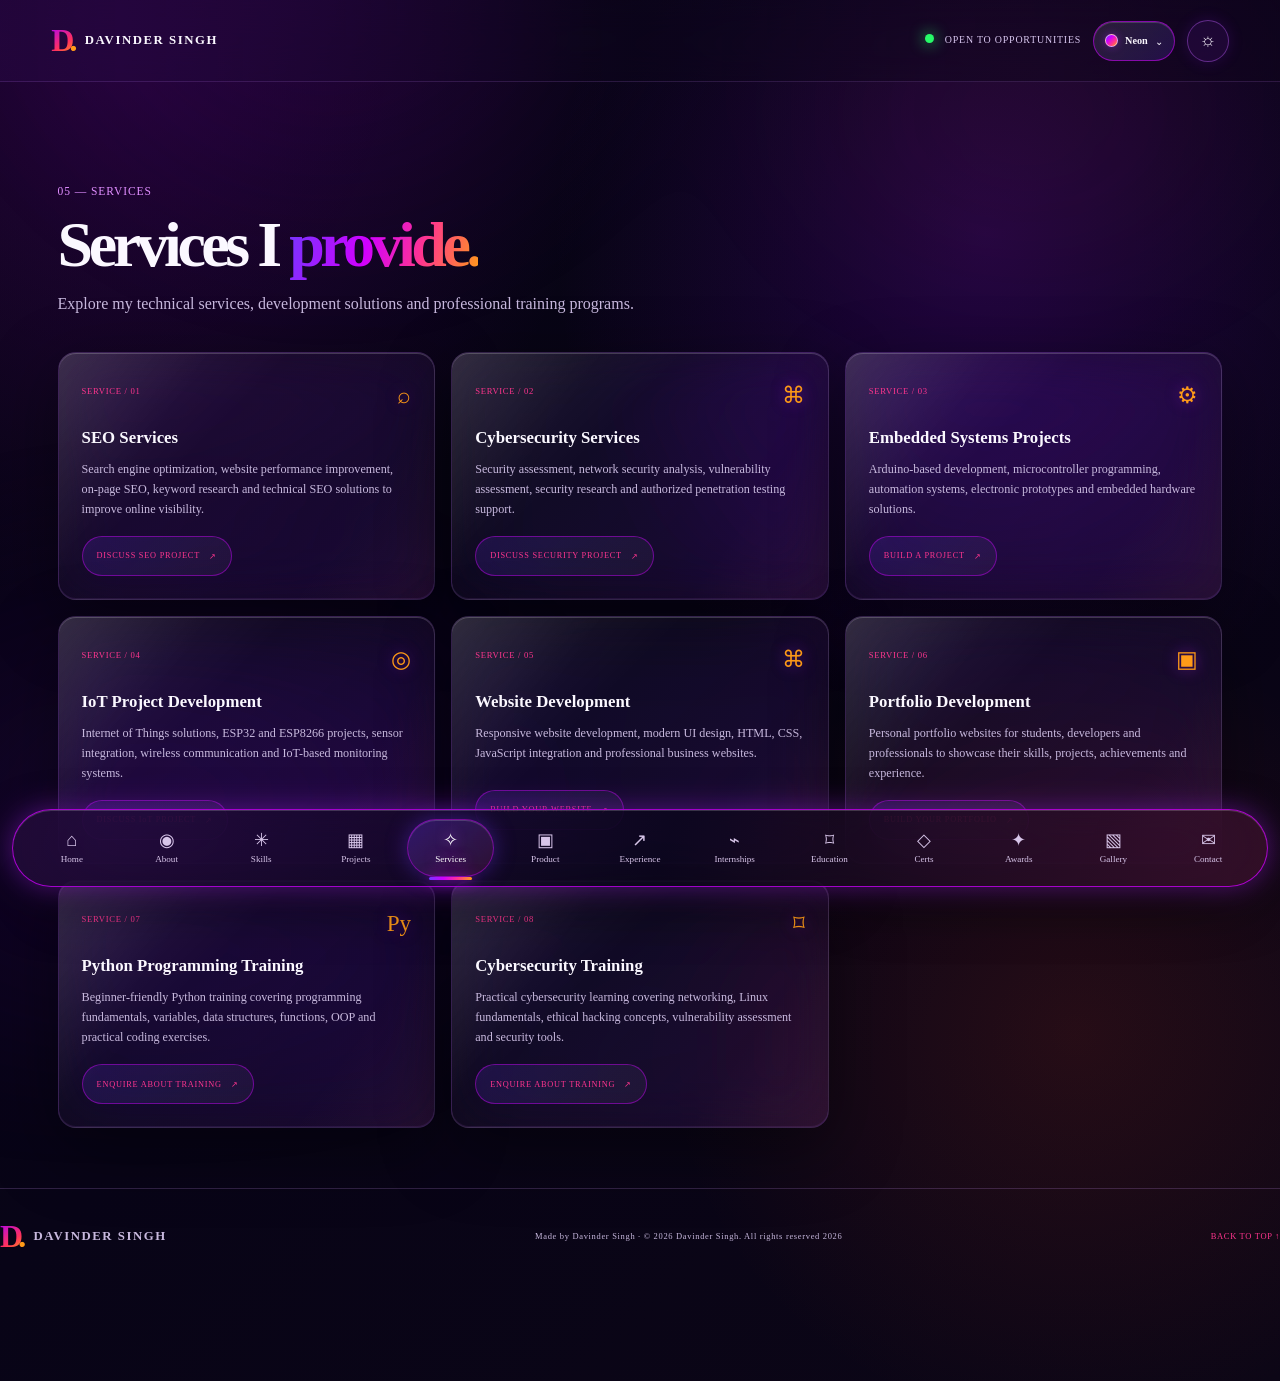
<file: services.html>
<!doctype html>
<html lang="en">
<head>
  <meta charset="utf-8">
  <meta name="viewport" content="width=device-width, initial-scale=1">
  <meta name="theme-color" content="#080b12">
  <meta
    name="description"
    content="Cybersecurity, SEO, Embedded Systems, IoT, Website Development, Portfolio Development and Technical Training Services by Davinder Singh."
  >

  <title>Services — Davinder Singh</title>

  <link rel="preconnect" href="https://fonts.googleapis.com">
  <link rel="preconnect" href="https://fonts.gstatic.com" crossorigin>
  <link
    href="https://fonts.googleapis.com/css2?family=DM+Mono:wght@400;500&family=Manrope:wght@400;500;600;700;800&display=swap"
    rel="stylesheet"
  >
  <link rel="stylesheet" href="css/style.css">
</head>

<body data-page="services">
  <a class="skip-link" href="#services">Skip to content</a>

  <header class="topbar">
    <a
      class="brand"
      href="index.html"
      aria-label="Davinder Singh home"
    >
      <span class="brand-mark">D<span>.</span></span>
      <span>DAVINDER SINGH</span>
    </a>

    <div class="top-actions">
      <span class="availability">
        <i></i>
        OPEN TO OPPORTUNITIES
      </span>

      <div class="theme-picker">
        <button
          class="palette-toggle"
          type="button"
          aria-haspopup="menu"
          aria-expanded="false"
          aria-label="Choose colour theme"
        >
          <span class="palette-toggle-swatch"></span>
          <span class="palette-current-name">Neon</span>
          <span aria-hidden="true">⌄</span>
        </button>

        <div class="palette-menu" role="menu" hidden>
          <button
            type="button"
            class="palette-option"
            role="menuitemradio"
            aria-checked="false"
            data-palette-choice="neon"
          >
            <i></i>
            Neon
          </button>

          <button
            type="button"
            class="palette-option"
            role="menuitemradio"
            aria-checked="false"
            data-palette-choice="aurora"
          >
            <i></i>
            Aurora
          </button>

          <button
            type="button"
            class="palette-option"
            role="menuitemradio"
            aria-checked="false"
            data-palette-choice="violet"
          >
            <i></i>
            Violet
          </button>

          <button
            type="button"
            class="palette-option"
            role="menuitemradio"
            aria-checked="false"
            data-palette-choice="coral"
          >
            <i></i>
            Coral
          </button>
        </div>
      </div>

      <button
        class="theme-toggle icon-button"
        type="button"
        aria-label="Switch to light theme"
        title="Switch light or dark mode"
      >
        <span class="theme-icon">☼</span>
      </button>
    </div>
  </header>

  <main class="page-main">
    <section
      class="content-section section-wrap"
      id="services"
    >
      <div class="section-heading reveal">
        <p class="eyebrow">05 — SERVICES</p>
        <h2>
          Services I
          <span class="gradient-text">provide.</span>
        </h2>
        <p>
          Explore my technical services, development solutions and
          professional training programs.
        </p>
      </div>

      <div class="service-grid">

        <article class="service-card glass reveal">
          <span class="service-icon">⌕</span>
          <span class="mono">SERVICE / 01</span>
          <h3>SEO Services</h3>
          <p>
            Search engine optimization, website performance improvement,
            on-page SEO, keyword research and technical SEO solutions
            to improve online visibility.
          </p>

          <a
            class="text-link"
            href="contact.html#contact"
          >
            DISCUSS SEO PROJECT
            <span>↗</span>
          </a>
        </article>

        <article class="service-card glass reveal">
          <span class="service-icon">⌘</span>
          <span class="mono">SERVICE / 02</span>
          <h3>Cybersecurity Services</h3>
          <p>
            Security assessment, network security analysis,
            vulnerability assessment, security research and
            authorized penetration testing support.
          </p>

          <a
            class="text-link"
            href="contact.html#contact"
          >
            DISCUSS SECURITY PROJECT
            <span>↗</span>
          </a>
        </article>

        <article class="service-card glass reveal">
          <span class="service-icon">⚙</span>
          <span class="mono">SERVICE / 03</span>
          <h3>Embedded Systems Projects</h3>
          <p>
            Arduino-based development, microcontroller programming,
            automation systems, electronic prototypes and
            embedded hardware solutions.
          </p>

          <a
            class="text-link"
            href="contact.html#contact"
          >
            BUILD A PROJECT
            <span>↗</span>
          </a>
        </article>

        <article class="service-card glass reveal">
          <span class="service-icon">◎</span>
          <span class="mono">SERVICE / 04</span>
          <h3>IoT Project Development</h3>
          <p>
            Internet of Things solutions, ESP32 and ESP8266 projects,
            sensor integration, wireless communication and
            IoT-based monitoring systems.
          </p>

          <a
            class="text-link"
            href="contact.html#contact"
          >
            DISCUSS IoT PROJECT
            <span>↗</span>
          </a>
        </article>

        <article class="service-card glass reveal">
          <span class="service-icon">⌘</span>
          <span class="mono">SERVICE / 05</span>
          <h3>Website Development</h3>
          <p>
            Responsive website development, modern UI design,
            HTML, CSS, JavaScript integration and
            professional business websites.
          </p>

          <a
            class="text-link"
            href="contact.html#contact"
          >
            BUILD YOUR WEBSITE
            <span>↗</span>
          </a>
        </article>

        <article class="service-card glass reveal">
          <span class="service-icon">▣</span>
          <span class="mono">SERVICE / 06</span>
          <h3>Portfolio Development</h3>
          <p>
            Personal portfolio websites for students, developers
            and professionals to showcase their skills,
            projects, achievements and experience.
          </p>

          <a
            class="text-link"
            href="contact.html#contact"
          >
            BUILD YOUR PORTFOLIO
            <span>↗</span>
          </a>
        </article>

        <article class="service-card glass reveal">
          <span class="service-icon">Py</span>
          <span class="mono">SERVICE / 07</span>
          <h3>Python Programming Training</h3>
          <p>
            Beginner-friendly Python training covering programming
            fundamentals, variables, data structures, functions,
            OOP and practical coding exercises.
          </p>

          <a
            class="text-link"
            href="contact.html#contact"
          >
            ENQUIRE ABOUT TRAINING
            <span>↗</span>
          </a>
        </article>

        <article class="service-card glass reveal">
          <span class="service-icon">⌑</span>
          <span class="mono">SERVICE / 08</span>
          <h3>Cybersecurity Training</h3>
          <p>
            Practical cybersecurity learning covering networking,
            Linux fundamentals, ethical hacking concepts,
            vulnerability assessment and security tools.
          </p>

          <a
            class="text-link"
            href="contact.html#contact"
          >
            ENQUIRE ABOUT TRAINING
            <span>↗</span>
          </a>
        </article>

      </div>
    </section>
  </main>

  <footer class="footer">
    <a class="brand" href="index.html">
      <span class="brand-mark">D<span>.</span></span>
      <span>DAVINDER SINGH</span>
    </a>

    <span class="mono">
     Made by Davinder Singh · © 2026 Davinder Singh. All rights reserved
      <span id="year"></span>
    </span>

    <a href="#top" class="mono back-top">BACK TO TOP ↑</a>
  </footer>

  <nav class="bottom-nav" aria-label="Main navigation">
    <a
      href="index.html"
      class="nav-link"
      data-page="home"
      aria-label="Home"
    >
      <span>⌂</span>
      <small>Home</small>
    </a>

    <a
      href="about.html"
      class="nav-link"
      data-page="about"
      aria-label="About"
    >
      <span>◉</span>
      <small>About</small>
    </a>

    <a
      href="skills.html"
      class="nav-link"
      data-page="skills"
      aria-label="Skills"
    >
      <span>✳</span>
      <small>Skills</small>
    </a>

    <a
      href="projects.html"
      class="nav-link"
      data-page="projects"
      aria-label="Projects"
    >
      <span>▦</span>
      <small>Projects</small>
    </a>

    <a
      href="services.html"
      class="nav-link"
      data-page="services"
      aria-label="Services"
    >
      <span>✧</span>
      <small>Services</small>
    </a>

    <a
      href="product.html"
      class="nav-link"
      data-page="product"
      aria-label="Product"
    >
      <span>▣</span>
      <small>Product</small>
    </a>

    <a
      href="experience.html"
      class="nav-link"
      data-page="experience"
      aria-label="Experience"
    >
      <span>↗</span>
      <small>Experience</small>
    </a>

    <a
      href="internships.html"
      class="nav-link"
      data-page="internships"
      aria-label="Internships"
    >
      <span>⌁</span>
      <small>Internships</small>
    </a>

    <a
      href="education.html"
      class="nav-link"
      data-page="education"
      aria-label="Education"
    >
      <span>⌑</span>
      <small>Education</small>
    </a>

    <a
      href="certifications.html"
      class="nav-link"
      data-page="certifications"
      aria-label="Certs"
    >
      <span>◇</span>
      <small>Certs</small>
    </a>

    <a
      href="achievements.html"
      class="nav-link"
      data-page="achievements"
      aria-label="Awards"
    >
      <span>✦</span>
      <small>Awards</small>
    </a>

    <a
      href="gallery.html"
      class="nav-link"
      data-page="gallery"
      aria-label="Gallery"
    >
      <span>▧</span>
      <small>Gallery</small>
    </a>

    <a
      href="contact.html"
      class="nav-link"
      data-page="contact"
      aria-label="Contact"
    >
      <span>✉</span>
      <small>Contact</small>
    </a>
  </nav>

  <script src="js/main.js"></script>
</body>
</html>
</file>
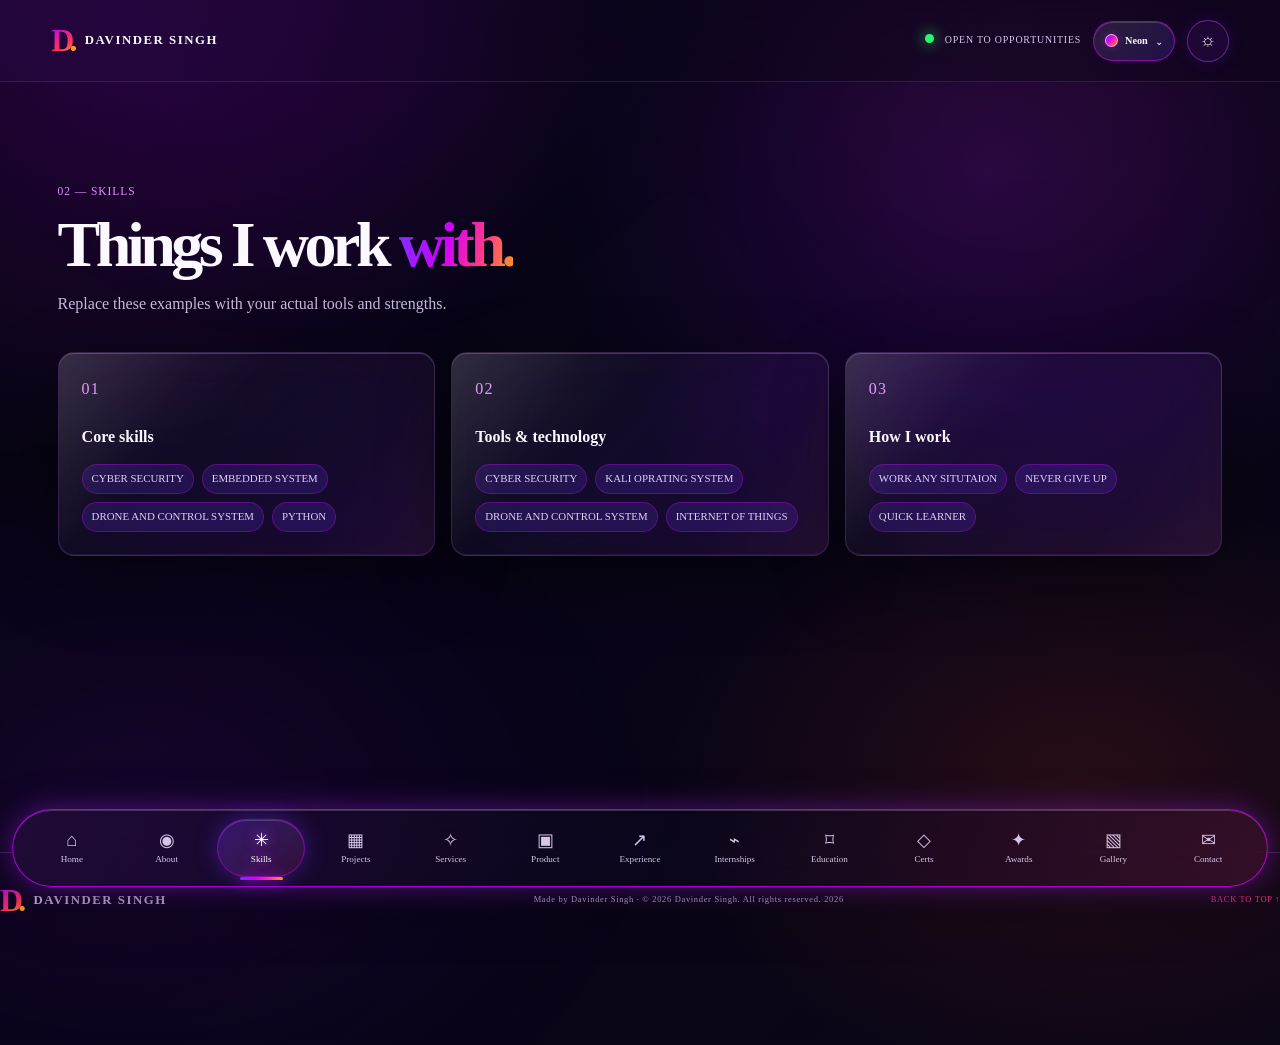
<file: skills.html>
<!doctype html>
<html lang="en">
<head>
  <meta charset="utf-8">
  <meta name="viewport" content="width=device-width, initial-scale=1">
  <meta name="theme-color" content="#080b12">
  <meta name="description" content="Skills, tools and strengths.">

  <title>Skills — Davinder Singh</title>

  <link rel="preconnect" href="https://fonts.googleapis.com">
  <link rel="preconnect" href="https://fonts.gstatic.com" crossorigin>
  <link
    href="https://fonts.googleapis.com/css2?family=DM+Mono:wght@400;500&family=Manrope:wght@400;500;600;700;800&display=swap"
    rel="stylesheet"
  >
  <link rel="stylesheet" href="css/style.css">
</head>

<body data-page="skills">
  <a class="skip-link" href="#skills">Skip to content</a>

  <header class="topbar">
    <a
      class="brand"
      href="index.html"
      aria-label="Davinder Singh home"
    >
      <span class="brand-mark">D<span>.</span></span>
      <span>DAVINDER SINGH</span>
    </a>

    <div class="top-actions">
      <span class="availability">
        <i></i>
        OPEN TO OPPORTUNITIES
      </span>

      <div class="theme-picker">
        <button
          class="palette-toggle"
          type="button"
          aria-haspopup="menu"
          aria-expanded="false"
          aria-label="Choose colour theme"
        >
          <span class="palette-toggle-swatch"></span>
          <span class="palette-current-name">Neon</span>
          <span aria-hidden="true">⌄</span>
        </button>

        <div class="palette-menu" role="menu" hidden>
          <button
            type="button"
            class="palette-option"
            role="menuitemradio"
            aria-checked="false"
            data-palette-choice="neon"
          >
            <i></i>
            Neon
          </button>

          <button
            type="button"
            class="palette-option"
            role="menuitemradio"
            aria-checked="false"
            data-palette-choice="aurora"
          >
            <i></i>
            Aurora
          </button>

          <button
            type="button"
            class="palette-option"
            role="menuitemradio"
            aria-checked="false"
            data-palette-choice="violet"
          >
            <i></i>
            Violet
          </button>

          <button
            type="button"
            class="palette-option"
            role="menuitemradio"
            aria-checked="false"
            data-palette-choice="coral"
          >
            <i></i>
            Coral
          </button>
        </div>
      </div>

      <button
        class="theme-toggle icon-button"
        type="button"
        aria-label="Switch to light theme"
        title="Switch light or dark mode"
      >
        <span class="theme-icon">☼</span>
      </button>
    </div>
  </header>

  <main class="page-main">
    <section
      class="content-section section-wrap"
      id="skills"
    >
      <div class="section-heading reveal">
        <p class="eyebrow">02 — SKILLS</p>
        <h2>
          Things I work
          <span class="gradient-text">with.</span>
        </h2>
        <p>Replace these examples with your actual tools and strengths.</p>
      </div>

      <div class="skill-grid">
        <article class="skill-card glass reveal">
          <span class="skill-num mono">01</span>
          <h3>Core skills</h3>

          <div class="tags">
            <span>CYBER SECURITY </span>
            <span>EMBEDDED SYSTEM</span>
            <span>DRONE AND CONTROL SYSTEM </span>
            <span>PYTHON</span>
          </div>
        </article>

        <article class="skill-card glass reveal">
          <span class="skill-num mono">02</span>
          <h3>Tools &amp; technology</h3>

          <div class="tags">
            <span>CYBER SECURITY</span>
            <span>KALI OPRATING SYSTEM </span>
            <span>DRONE AND CONTROL SYSTEM </span>
            <span>INTERNET OF THINGS </span>
          </div>
        </article>

        <article class="skill-card glass reveal">
          <span class="skill-num mono">03</span>
          <h3>How I work</h3>

          <div class="tags">
            <span>WORK ANY SITUTAION </span>
            <span>NEVER GIVE UP </span>
            <span>QUICK LEARNER </span>
          </div>
        </article>
      </div>
    </section>
  </main>

  <footer class="footer">
    <a class="brand" href="index.html">
      <span class="brand-mark">D<span>.</span></span>
      <span>DAVINDER SINGH</span>
    </a>

    <span class="mono">
  Made by Davinder Singh · © 2026 Davinder Singh. All rights reserved.
      <span id="year"></span>
    </span>

    <a href="#top" class="mono back-top">BACK TO TOP ↑</a>
  </footer>

  <nav class="bottom-nav" aria-label="Main navigation">
    <a
      href="index.html"
      class="nav-link"
      data-page="home"
      aria-label="Home"
    >
      <span>⌂</span>
      <small>Home</small>
    </a>

    <a
      href="about.html"
      class="nav-link"
      data-page="about"
      aria-label="About"
    >
      <span>◉</span>
      <small>About</small>
    </a>

    <a
      href="skills.html"
      class="nav-link"
      data-page="skills"
      aria-label="Skills"
    >
      <span>✳</span>
      <small>Skills</small>
    </a>

    <a
      href="projects.html"
      class="nav-link"
      data-page="projects"
      aria-label="Projects"
    >
      <span>▦</span>
      <small>Projects</small>
    </a>

    <a
      href="services.html"
      class="nav-link"
      data-page="services"
      aria-label="Services"
    >
      <span>✧</span>
      <small>Services</small>
    </a>

    <a
      href="product.html"
      class="nav-link"
      data-page="product"
      aria-label="Product"
    >
      <span>▣</span>
      <small>Product</small>
    </a>

    <a
      href="experience.html"
      class="nav-link"
      data-page="experience"
      aria-label="Experience"
    >
      <span>↗</span>
      <small>Experience</small>
    </a>

    <a
      href="internships.html"
      class="nav-link"
      data-page="internships"
      aria-label="Internships"
    >
      <span>⌁</span>
      <small>Internships</small>
    </a>

    <a
      href="education.html"
      class="nav-link"
      data-page="education"
      aria-label="Education"
    >
      <span>⌑</span>
      <small>Education</small>
    </a>

    <a
      href="certifications.html"
      class="nav-link"
      data-page="certifications"
      aria-label="Certs"
    >
      <span>◇</span>
      <small>Certs</small>
    </a>

    <a
      href="achievements.html"
      class="nav-link"
      data-page="achievements"
      aria-label="Awards"
    >
      <span>✦</span>
      <small>Awards</small>
    </a>

    <a
      href="gallery.html"
      class="nav-link"
      data-page="gallery"
      aria-label="Gallery"
    >
      <span>▧</span>
      <small>Gallery</small>
    </a>

    <a
      href="contact.html"
      class="nav-link"
      data-page="contact"
      aria-label="Contact"
    >
      <span>✉</span>
      <small>Contact</small>
    </a>
  </nav>

  <script src="js/main.js"></script>
</body>
</html>
</file>
<file: css/style.css>
@import url('https://fonts.googleapis.com/css2?family=DM+Mono:wght@400;500&family=Manrope:wght@400;500;600;700;800&display=swap');

:root{color-scheme:dark;--bg:#070513;--bg-soft:#10091f;--surface:rgba(24,11,43,.65);--surface-solid:#150d26;--text:#fbf8ff;--muted:#c8b9de;--line:rgba(208,151,255,.26);--cyan:#b55cff;--blue:#7b36ff;--violet:#ff2cbf;--green:#27fa68;--orange:#ff9b18;--shadow:0 18px 65px rgba(0,0,0,.38);--nav-bg:rgba(9,5,20,.82);--glow:rgba(170,34,255,.48)}
body[data-palette="aurora"]{--cyan:#51f6d0;--blue:#3285ff;--violet:#a74bff;--orange:#ffbd4b;--glow:rgba(28,236,209,.32)}
body[data-palette="violet"]{--cyan:#cf78ff;--blue:#7952ff;--violet:#ff55ce;--orange:#ff9b18;--glow:rgba(162,52,255,.48)}
body[data-palette="coral"]{--cyan:#ff9a85;--blue:#ff4ca5;--violet:#bc52ff;--orange:#ffc144;--glow:rgba(255,65,171,.38)}
*{box-sizing:border-box}
html{scroll-behavior:smooth;scroll-padding-top:100px}
body{position:relative;isolation:isolate;overflow-x:hidden;margin:0;padding-bottom:118px;background:radial-gradient(ellipse at 77% 17%,rgba(111,10,196,.25),transparent 31%),radial-gradient(ellipse at 9% 3%,rgba(111,0,162,.28),transparent 30%),radial-gradient(ellipse at 84% 75%,rgba(239,68,22,.12),transparent 27%),linear-gradient(135deg,#070511 0%,#080417 48%,#0c0616 100%);color:var(--text);font-family:Manrope,Arial,sans-serif;line-height:1.65}
body::before{position:fixed;z-index:-1;inset:-22%;pointer-events:none;content:"";opacity:.53;background:radial-gradient(ellipse at 33% 12%,rgba(144,0,255,.35),transparent 20%),radial-gradient(ellipse at 71% 24%,rgba(255,83,25,.27),transparent 17%),radial-gradient(ellipse at 23% 78%,rgba(74,0,255,.25),transparent 23%);filter:blur(55px);animation:ambient-drift 16s ease-in-out infinite alternate}
body.light-theme{color-scheme:light;--bg:#f3edff;--bg-soft:#fff8ff;--surface:rgba(255,255,255,.69);--surface-solid:#fffaff;--text:#21112e;--muted:#695775;--line:rgba(112,38,174,.22);--shadow:0 18px 55px rgba(65,23,103,.14);--nav-bg:rgba(250,244,255,.86);background:radial-gradient(ellipse at 78% 12%,rgba(189,97,255,.2),transparent 35%),radial-gradient(ellipse at 10% 84%,rgba(255,163,74,.15),transparent 30%),#f3edff}
body.light-theme::before{opacity:.25}
a{color:inherit;text-decoration:none}
button,input,textarea,select{font:inherit}
.skip-link{position:fixed;z-index:30;top:-80px;left:1rem;padding:.65rem 1rem;border-radius:8px;background:var(--text);color:var(--bg)}
.skip-link:focus{top:1rem}
.topbar{position:relative;z-index:5;min-height:82px;max-width:1640px;margin:auto;padding:10px clamp(20px,4vw,64px);display:flex;align-items:center;justify-content:space-between;border-bottom:1px solid rgba(200,122,255,.16);background:linear-gradient(90deg,rgba(39,9,68,.48),rgba(12,7,26,.38),rgba(15,5,27,.55));backdrop-filter:blur(18px)}
.brand{display:flex;align-items:center;gap:12px;font-size:.8rem;font-weight:800;letter-spacing:.12em}
.brand-mark{font-size:2rem;font-weight:800;letter-spacing:-.15em;background:linear-gradient(145deg,#a900ff 15%,#ff315d 58%,#ff9c16 82%);background-clip:text;color:transparent}
.brand-mark span{color:var(--orange)}
.top-actions{display:flex;align-items:center;gap:12px}
.availability,.mono,.eyebrow,.filter-button,.status-badge,.card-top,.card-footer,.art-label,.gallery-item>span{font-family:"DM Mono",monospace;letter-spacing:.08em}
.availability{color:#d8c7ef;font-size:.62rem}
.availability i,.pulse{display:inline-block;width:9px;height:9px;margin-right:8px;border-radius:50%;background:var(--green);box-shadow:0 0 15px var(--green);animation:heartbeat 2s ease-in-out infinite}
.icon-button{width:42px;height:42px;border:1px solid rgba(194,93,255,.42);border-radius:50%;background:rgba(36,11,63,.72);color:var(--text);cursor:pointer;box-shadow:0 0 16px rgba(143,30,255,.16);transition:.25s}
.icon-button:hover{border-color:var(--violet);box-shadow:0 0 24px var(--glow);transform:rotate(-12deg)}
.theme-icon{font-size:1.15rem}
.theme-picker select{appearance:none;cursor:pointer;color:var(--text);border:1px solid rgba(194,93,255,.42);border-radius:22px;padding:9px 28px 9px 12px;background-color:rgba(35,11,63,.75);font: .62rem "DM Mono",monospace;background-image:linear-gradient(45deg,transparent 50%,#ff8cfd 50%),linear-gradient(135deg,#ff8cfd 50%,transparent 50%);background-position:calc(100% - 11px) 50%,calc(100% - 7px) 50%;background-size:4px 4px,4px 4px;background-repeat:no-repeat}
.theme-picker option{background:#130b23;color:#fff}
.sr-only{position:absolute;width:1px;height:1px;overflow:hidden;clip:rect(0,0,0,0);white-space:nowrap}
.section-wrap{width:100%;max-width:1600px;margin:0 auto;padding-left:clamp(24px,4.5vw,76px);padding-right:clamp(24px,4.5vw,76px)}
.page-main{min-height:calc(100vh - 190px)}
.hero{position:relative;min-height:min(690px,calc(100vh - 175px));padding-top:55px;padding-bottom:58px;display:grid;grid-template-columns:1.05fr .95fr;align-items:center;gap:34px}
.hero-copy{position:relative;z-index:2}
.eyebrow{display:flex;align-items:center;gap:12px;margin:0 0 20px;color:#efdfff;font-size:.72rem}
.eyebrow-line{width:24px;height:1px;background:var(--cyan);box-shadow:0 0 9px var(--cyan)}
.eyebrow-year{margin-left:5px;color:var(--orange)}
.hero h1{margin:0 0 20px;font-size:clamp(3.8rem,8.4vw,7.8rem);font-weight:800;letter-spacing:-.085em;line-height:.91}
.gradient-text{background:linear-gradient(105deg,#5e3dff 0%,#d000ff 42%,#ff3b85 68%,#ff9b15 100%);background-clip:text;color:transparent}
.hero-lede{max-width:620px;color:#e5d9f2;font-size:1rem;line-height:1.82}
.hero-lede strong{color:#fff}
.editable{color:#e5a8ff}
.hero-buttons{display:flex;flex-wrap:wrap;gap:14px;margin:26px 0 42px}
.button{display:inline-flex;align-items:center;gap:18px;padding:12px 20px;border:1px solid rgba(226,95,255,.7);border-radius:999px;font-size:.84rem;font-weight:800;transition:transform .25s,box-shadow .25s}
.button:hover{transform:translateY(-3px);box-shadow:0 0 28px var(--glow)}
.button-primary{color:#fff;border:1px solid rgba(255,186,57,.85);background:linear-gradient(100deg,#6c18ff 0%,#d900e9 47%,#ff315d 73%,#ff9a13 100%);box-shadow:0 0 22px rgba(188,29,255,.35),inset 0 1px rgba(255,255,255,.3);background-size:170% 100%;animation:gradient-flow 7s ease-in-out infinite}
.button-quiet{color:#fff;background:rgba(15,8,30,.58);box-shadow:inset 0 0 15px rgba(172,55,255,.12)}
.hero-meta{display:flex;justify-content:space-between;gap:12px;color:#a899bd;font: .58rem "DM Mono",monospace;letter-spacing:.08em}
.hero-meta b{color:#fff;font-weight:500}
.hero-visual{position:relative;min-height:440px;display:grid;place-items:center;animation:fade-rise .9s both}
.hero-visual::before{position:absolute;content:"";width:min(36vw,470px);aspect-ratio:1;border-radius:50%;background:radial-gradient(circle at 35% 35%,rgba(141,27,255,.72),rgba(209,25,240,.48) 38%,rgba(255,93,27,.35) 66%,transparent 72%);box-shadow:0 0 38px rgba(170,35,255,.7),0 0 90px rgba(255,57,199,.28);animation:halo-breathe 5s ease-in-out infinite}
.glass{background:linear-gradient(135deg,rgba(111,49,157,.24),rgba(17,9,35,.72) 52%,rgba(134,37,89,.19));border:1px solid rgba(221,156,255,.35);backdrop-filter:blur(18px);-webkit-backdrop-filter:blur(18px);box-shadow:var(--shadow),inset 0 1px rgba(255,255,255,.12)}
.profile-card{position:relative;z-index:1;width:min(360px,75%);padding:15px;border-radius:22px;transform:rotate(1deg);animation:card-hover 6s ease-in-out infinite}
.card-top,.card-footer{display:flex;justify-content:space-between;padding:2px 3px 11px;color:#c5addc;font-size:.56rem}
.live-dot{width:8px;height:8px;border-radius:50%;background:var(--green);box-shadow:0 0 13px var(--green)}
.portrait-frame{height:300px;overflow:hidden;border-radius:14px;background:linear-gradient(145deg,#48226e,#15102b)}
.portrait-frame img{width:100%;height:100%;object-fit:cover}
.profile-caption{display:flex;align-items:center;justify-content:space-between;padding:16px 4px 12px}
.profile-caption h2{margin:0;font-size:1.05rem}
.profile-caption p{margin:3px 0 0;color:var(--muted);font-size:.75rem}
.status-badge{padding:5px 7px;border:1px solid rgba(39,250,104,.42);border-radius:5px;color:#56fb8c;font-size:.48rem}
.card-footer{padding:11px 4px 0;border-top:1px solid var(--line);font-size:.48rem}
.orbit{position:absolute;width:clamp(310px,38vw,510px);height:clamp(240px,30vw,390px);border:2px solid transparent;border-radius:50%;background:linear-gradient(#080513,#080513) padding-box,linear-gradient(120deg,#7b28ff,#f316ff,#ff4c8c,#ff9a1d) border-box;filter:drop-shadow(0 0 9px rgba(196,48,255,.6));transform:rotate(-24deg);animation:orbit-rotate 26s linear infinite}
.orbit-two{width:clamp(350px,43vw,590px);height:clamp(260px,34vw,440px);opacity:.64;transform:rotate(39deg);animation-direction:reverse;animation-duration:34s}
.float-tag{position:absolute;z-index:2;padding:9px 13px;border:1px solid rgba(203,90,255,.65);border-radius:11px;background:linear-gradient(120deg,rgba(46,15,91,.88),rgba(13,8,29,.8));box-shadow:0 0 20px rgba(171,26,255,.34),inset 0 1px rgba(255,255,255,.1);color:#f2e9ff;font:.58rem "DM Mono",monospace;letter-spacing:.06em;animation:tag-float 5s ease-in-out infinite}
.float-tag b{color:#d58aff}.tag-top{top:57px;right:0}.tag-bottom{bottom:55px;left:0;animation-delay:-2.4s}
.intro-strip{display:grid;grid-template-columns:1fr 2fr 1fr;align-items:center;gap:20px;padding-top:24px;padding-bottom:24px;border-top:1px solid var(--line);border-bottom:1px solid var(--line)}
.intro-strip .mono{color:var(--muted);font-size:.6rem}.intro-strip p{margin:0;font-size:1.15rem;font-weight:700}.text-link{display:inline-flex;align-items:center;gap:9px;color:#e29dff;font: .62rem "DM Mono",monospace;letter-spacing:.09em}.intro-strip .text-link{justify-self:end}
.content-section{padding-top:100px}
.section-heading{margin-bottom:34px}
.section-heading .eyebrow{margin-bottom:9px;color:#e08eff}
.section-heading h2,.contact-copy h2{margin:0 0 12px;font-size:clamp(2.3rem,5vw,4.5rem);letter-spacing:-.07em;line-height:1.08}
.section-heading>p:last-child{max-width:600px;margin:0;color:var(--muted)}
.about-grid{display:grid;grid-template-columns:1.15fr .85fr;gap:22px}
.about-copy{padding:30px;border-radius:18px}
.large-copy{margin:0 0 16px;color:var(--text);font-size:1.4rem;line-height:1.52}
.about-copy>p:not(.large-copy){color:var(--muted)}
.about-copy .mono{margin:24px 0;font-size:.57rem}
.about-facts{display:grid;grid-template-columns:1fr 1fr;gap:1px;overflow:hidden;border:1px solid var(--line);border-radius:18px;background:var(--line)}
.fact{display:flex;flex-direction:column;gap:12px;padding:22px;background:rgba(18,10,33,.82)}
.fact .mono{color:#c3a8d7;font-size:.54rem}.fact strong{font-size:.84rem;font-weight:700}
.skill-grid,.achievement-grid{display:grid;grid-template-columns:repeat(3,1fr);gap:16px}
.skill-card,.achievement-card{min-height:190px;padding:23px;border-radius:16px}
.skill-num{color:#e39cff}
.skill-card h3,.achievement-card h3{margin:22px 0 14px;font-size:1rem}
.tags{display:flex;flex-wrap:wrap;gap:8px}
.tags span{padding:5px 9px;border:1px solid rgba(210,144,255,.27);border-radius:999px;background:rgba(110,36,161,.18);color:#e2d0f3;font-size:.68rem}
.filter-row{display:flex;flex-wrap:wrap;gap:8px;margin-bottom:18px}
.filter-button{padding:8px 12px;border:1px solid var(--line);border-radius:7px;background:rgba(23,11,40,.6);color:var(--muted);cursor:pointer;font-size:.64rem}
.filter-button span{margin-left:5px;opacity:.66}
.filter-button.active{border-color:#d756ff;background:rgba(151,33,255,.18);color:#fff;box-shadow:0 0 16px rgba(174,36,255,.2)}
.project-grid{display:grid;grid-template-columns:repeat(3,1fr);gap:16px}
.project-card{overflow:hidden;border-radius:16px;transition:transform .3s,border-color .3s,box-shadow .3s}
.project-card:hover{transform:translateY(-6px);border-color:rgba(236,108,255,.62);box-shadow:0 24px 60px rgba(0,0,0,.42),0 0 24px rgba(185,38,255,.17)}
.project-card[hidden]{display:none}
.project-art{position:relative;display:grid;height:210px;place-items:center;overflow:hidden}
.art-blue{background:radial-gradient(circle at 70% 55%,rgba(173,38,255,.54),transparent 38%),linear-gradient(145deg,#191038,#0c1026)}
.art-purple{background:radial-gradient(circle at 55% 45%,rgba(231,45,255,.49),transparent 36%),linear-gradient(145deg,#27113d,#130b26)}
.art-green{background:radial-gradient(circle at 75% 70%,rgba(255,118,46,.36),transparent 42%),linear-gradient(145deg,#24142d,#101b24)}
.art-label{position:absolute;top:15px;left:16px;color:rgba(255,255,255,.72);font-size:.53rem}
.art-arrow{position:absolute;right:14px;bottom:12px;color:#fff}
.mock-browser{position:relative;width:60%;height:120px;padding:10px;border:1px solid rgba(221,155,255,.4);border-radius:9px;background:rgba(8,8,24,.82);box-shadow:0 14px 30px rgba(0,0,0,.24);transform:rotate(-5deg)}
.mock-dots{padding-bottom:7px;border-bottom:1px solid rgba(255,255,255,.1);color:#e8b9ff;font-size:.4rem;letter-spacing:2px}
.mock-lines{display:grid;gap:6px;padding:12px}.mock-lines i{width:75%;height:4px;border-radius:4px;background:linear-gradient(90deg,#bd4cff,rgba(255,83,205,.15))}.mock-lines i:nth-child(2){width:55%;opacity:.6}.mock-lines i:nth-child(3){width:65%;opacity:.35}
.mock-orb{position:absolute;top:42px;right:18px;width:50px;height:50px;border-radius:50%;background:linear-gradient(145deg,#b543ff,#ff3d9b,#ff9a22);box-shadow:0 0 23px rgba(219,59,255,.55)}
.design-shape{position:relative;display:grid;width:145px;height:145px;place-items:center;border-radius:34px;background:linear-gradient(145deg,rgba(197,88,255,.9),rgba(101,58,223,.86));box-shadow:0 18px 45px rgba(5,5,20,.4);transform:rotate(-12deg)}
.design-shape span{color:#fff;font-size:4.2rem}.design-shape i{position:absolute;top:7px;right:-7px;width:35px;height:35px;border-radius:50%;background:#ff9f35}
.code-card{padding:14px 18px;border:1px solid rgba(233,157,255,.22);border-radius:9px;background:rgba(5,8,20,.75);color:#f3e2ff;font: .68rem/2 "DM Mono",monospace;transform:rotate(3deg)}
.code-card>span{color:#9980ba}.code-card b{color:#d083ff;font-weight:400}.code-card em{color:#ff85d8;font-style:normal}.code-card strong{color:#ffae54}.code-card i{color:#ca9cff;font-style:normal}
.project-info{display:flex;justify-content:space-between;gap:12px;padding:16px 17px 18px}
.project-info .mono{color:#e193ff;font-size:.53rem}.project-info h3{margin:8px 0 5px;font-size:.98rem}.project-info p{margin:0;color:var(--muted);font-size:.75rem}.project-index{color:#c7afd9;font:.65rem "DM Mono",monospace}
.timeline{display:grid;gap:25px;margin-left:10px;padding-left:30px;border-left:1px solid rgba(214,123,255,.32)}
.timeline-item{position:relative;display:grid;grid-template-columns:.65fr 1.35fr;align-items:start;gap:25px}
.timeline-dot{position:absolute;top:5px;left:-36px;width:11px;height:11px;border-radius:50%;background:#d947ff;box-shadow:0 0 15px #cf3cff}
.timeline-date{padding-top:8px;color:#ed9cff;font-size:.59rem}
.timeline-content{padding:21px;border-radius:14px}
.timeline-content .mono,.education-card .mono{color:#c3a8d7;font-size:.56rem}
.timeline-content h3,.education-card h3{margin:7px 0 0;font-size:1.08rem}
.timeline-org{margin:0 0 12px!important;color:#e09aff!important}
.timeline-content p,.education-card p{margin:0;color:var(--muted);font-size:.78rem}
.education-grid{display:grid;grid-template-columns:1fr 1fr;gap:16px}
.education-card{padding:24px;border-radius:15px}.education-card h3{margin:11px 0 4px}.education-card p+p{margin-top:12px}
.simple-list{padding:8px 24px;border-radius:16px}
.simple-list>div{display:grid;grid-template-columns:42px 1fr auto;align-items:center;gap:12px;padding:18px 0;border-bottom:1px solid var(--line)}
.simple-list>div:nth-last-of-type(1){border:0}
.list-icon{color:#e5a1ff;font-size:1.2rem}.simple-list p{margin:0}.simple-list strong,.simple-list small{display:block}.simple-list strong{font-size:.88rem}.simple-list small{margin-top:4px;color:var(--muted);font-size:.74rem}.simple-list>div>.mono{color:#c3a8d7;font-size:.55rem}.list-note{padding:12px 0 3px;color:var(--muted);font-size:.55rem}
.achievement-card{min-height:180px}.achievement-icon{float:right;color:#ff9e28;font-size:1.4rem}.achievement-card>.mono{color:#d0b8e5;font-size:.55rem}.achievement-card h3{margin:24px 0 7px}.achievement-card p{margin:0;color:var(--muted);font-size:.75rem}
.gallery-grid{display:grid;grid-template-columns:1.15fr 1fr 1fr;gap:14px}
.gallery-item{position:relative;min-height:220px;overflow:hidden;padding:0;border:1px solid rgba(219,137,255,.35);border-radius:15px;background:#160c26;cursor:zoom-in;text-align:left;box-shadow:0 16px 42px rgba(0,0,0,.24)}
.gallery-item img{position:absolute;inset:0;width:100%;height:100%;object-fit:cover;transition:transform .6s,filter .6s;filter:saturate(1.16)}
.gallery-item:hover img{transform:scale(1.07);filter:saturate(1.4)}
.gallery-item>span{position:absolute;right:0;bottom:0;left:0;padding:28px 14px 12px;background:linear-gradient(transparent,rgba(7,3,17,.84));color:#fff;font-size:.53rem}
.contact-section{padding-top:100px}
.contact-panel{display:grid;grid-template-columns:1fr 1fr;gap:50px;padding:42px;border-radius:20px}
.contact-copy h2{margin:0 0 17px;font-size:clamp(2.7rem,5vw,4.8rem)}
.contact-copy>p:not(.eyebrow){max-width:390px;color:var(--muted)}
.contact-direct{display:grid;gap:5px;margin-top:34px}.contact-direct .mono{color:#c3a8d7;font-size:.56rem}.contact-direct a{color:#e4a0ff;font-size:.87rem}
.contact-form{display:flex;flex-direction:column}
.contact-form label{margin:0 0 6px;font-size:.75rem;font-weight:800}
.contact-form input,.contact-form textarea{margin-bottom:5px;padding:11px 12px;border:1px solid rgba(207,137,255,.32);border-radius:8px;outline:none;background:rgba(7,4,16,.48);color:var(--text);resize:vertical;font-size:.78rem}
body.light-theme .contact-form input,body.light-theme .contact-form textarea{background:rgba(255,255,255,.68)}
.contact-form input:focus,.contact-form textarea:focus{border-color:#da67ff;box-shadow:0 0 0 3px rgba(198,58,255,.13)}
.contact-form input::placeholder,.contact-form textarea::placeholder{color:var(--muted);opacity:.72}
.field-error{min-height:12px;margin-bottom:7px;color:#ff829c;font-size:.64rem}
.form-submit{align-self:start;margin-top:7px}.form-note{margin:10px 0 0;color:var(--muted);font-size:.67rem}
.footer{display:flex;align-items:center;justify-content:space-between;gap:16px;margin-top:60px;padding-top:21px;border-top:1px solid var(--line);color:var(--muted)}
.footer .mono{font-size:.53rem}.back-top{color:#e7a2ff}
.bottom-nav{position:fixed;z-index:20;right:12px;bottom:13px;left:12px;width:auto;max-width:1640px;margin:auto;padding:8px 12px;display:flex;align-items:center;justify-content:space-around;gap:3px;border:1px solid rgba(217,82,255,.8);border-radius:999px;background:linear-gradient(105deg,rgba(23,8,40,.91),rgba(9,5,20,.9) 52%,rgba(49,14,38,.9));backdrop-filter:blur(22px);box-shadow:0 0 23px rgba(168,31,255,.27),0 0 48px rgba(255,93,31,.13),inset 0 1px rgba(255,255,255,.12)}
.nav-link{position:relative;flex:1;min-width:62px;height:58px;display:flex;flex-direction:column;align-items:center;justify-content:center;gap:1px;border-radius:999px;color:#d7c5e9;transition:color .25s,background .25s,transform .25s}
.nav-link>span{font-size:1.15rem;line-height:1.2}.nav-link small{font-size:.57rem}
.nav-link:hover{color:#fff;background:rgba(183,44,255,.13);transform:translateY(-3px)}
.nav-link.active{color:#fff;background:radial-gradient(ellipse at 50% 110%,rgba(156,31,255,.34),transparent 72%);text-shadow:0 0 13px #c84cff}
.nav-link.active::after{position:absolute;right:22%;bottom:-1px;left:22%;height:3px;border-radius:9px;background:linear-gradient(90deg,#a500ff,#ff27eb,#ff8f1f);box-shadow:0 0 13px #dc22ff;content:""}
.lightbox{position:fixed;max-width:min(900px,92vw);max-height:90vh;padding:12px;border:1px solid rgba(221,134,255,.58);border-radius:16px;background:#120a20;color:var(--text);box-shadow:0 0 40px rgba(177,36,255,.28)}
.lightbox::backdrop{background:rgba(3,1,10,.86);backdrop-filter:blur(7px)}
.lightbox img{display:block;max-width:100%;max-height:75vh;border-radius:10px}.lightbox p{margin:10px 3px 0;color:var(--muted);font-size:.57rem}
.lightbox-close{position:absolute;top:18px;right:18px;width:34px;height:34px;border:1px solid var(--line);border-radius:50%;background:#170b27;color:white;cursor:pointer;font-size:1.1rem}
.reveal{opacity:0;transform:translateY(22px);transition:opacity .7s ease,transform .7s cubic-bezier(.2,.7,.2,1)}
.reveal.visible{opacity:1;transform:translateY(0)}
@keyframes ambient-drift{0%{transform:translate3d(-2%,0,0) scale(1)}100%{transform:translate3d(3%,2%,0) scale(1.08)}}
@keyframes fade-rise{from{opacity:0;transform:translateY(22px) scale(.985)}to{opacity:1;transform:translateY(0) scale(1)}}
@keyframes card-hover{0%,100%{translate:0 0}50%{translate:0 -9px}}
@keyframes halo-breathe{0%,100%{transform:scale(.96);filter:saturate(.9)}50%{transform:scale(1.04);filter:saturate(1.25)}}
@keyframes orbit-rotate{to{rotate:360deg}}
@keyframes tag-float{0%,100%{translate:0 0}50%{translate:0 -7px}}
@keyframes heartbeat{50%{box-shadow:0 0 20px var(--green)}}
@keyframes gradient-flow{0%,100%{background-position:0 0}50%{background-position:100% 0}}
@media(max-width:1100px){.hero{gap:20px}.hero h1{font-size:clamp(3.6rem,8vw,6.5rem)}.bottom-nav{gap:0;padding-right:6px;padding-left:6px}.nav-link{min-width:0}.nav-link small{font-size:.49rem}.nav-link>span{font-size:1rem}}
@media(max-width:760px){body{padding-bottom:100px}.topbar{min-height:68px;padding:8px 18px}.section-wrap{padding-right:21px;padding-left:21px}.top-actions{gap:7px}.availability{display:none}.theme-picker select{padding:7px 24px 7px 9px;font-size:.55rem}.brand{gap:8px;font-size:.62rem}.brand-mark{font-size:1.7rem}.hero{min-height:0;padding-top:39px;padding-bottom:40px;grid-template-columns:1fr;gap:10px}.hero h1{font-size:clamp(3.55rem,13vw,6rem)}.hero-lede{font-size:.92rem}.hero-buttons{margin:23px 0 28px}.hero-meta{font-size:.49rem}.hero-visual{min-height:370px}.hero-visual::before{width:min(70vw,390px)}.profile-card{width:min(300px,71%)}.portrait-frame{height:250px}.orbit{width:min(86vw,410px);height:265px}.orbit-two{width:min(94vw,450px);height:305px}.tag-top{top:45px;right:2%}.tag-bottom{bottom:37px;left:2%}.intro-strip{grid-template-columns:1fr auto;gap:10px}.intro-strip p{grid-row:2;grid-column:1/-1;font-size:1rem}.intro-strip .text-link{grid-row:1;grid-column:2}.content-section,.contact-section{padding-top:76px}.section-heading h2{font-size:2.55rem}.about-grid{grid-template-columns:1fr}.about-copy{padding:24px}.skill-grid,.achievement-grid,.project-grid{grid-template-columns:1fr}.skill-card,.achievement-card{min-height:0}.skill-card h3{margin:15px 0 12px}.project-art{height:215px}.timeline{gap:20px}.timeline-item{grid-template-columns:1fr;gap:7px}.timeline-date{padding-top:0}.education-grid{grid-template-columns:1fr}.gallery-grid{grid-template-columns:1fr 1fr}.gallery-item:first-child{grid-column:1/-1}.gallery-item{min-height:185px}.gallery-item:first-child{min-height:220px}.contact-panel{grid-template-columns:1fr;gap:28px;padding:26px 21px}.contact-copy h2{font-size:3.1rem}.contact-direct{margin-top:22px}.footer{flex-wrap:wrap;margin-top:42px}.footer .mono{font-size:.46rem}.bottom-nav{right:6px;bottom:7px;left:6px;justify-content:flex-start;gap:2px;overflow-x:auto;padding:5px 6px;border-radius:17px;scrollbar-width:none}.bottom-nav::-webkit-scrollbar{display:none}.nav-link{flex:0 0 68px;height:48px;border-radius:12px}.nav-link small{font-size:.46rem}.nav-link>span{font-size:.91rem}}
@media(max-width:390px){.hero-meta{flex-direction:column;gap:7px}.about-facts{grid-template-columns:1fr 1fr}.fact{padding:16px 12px}.fact strong{font-size:.75rem}.gallery-grid{grid-template-columns:1fr}.gallery-item:first-child{grid-column:auto}.gallery-item{min-height:205px}.nav-link{flex-basis:64px}.theme-picker select{max-width:83px}.hero-buttons .button{padding:11px 14px;font-size:.77rem}}
@media(prefers-reduced-motion:reduce){*,*::before,*::after{scroll-behavior:auto!important;animation-duration:.01ms!important;animation-iteration-count:1!important;transition-duration:.01ms!important}.reveal{opacity:1;transform:none}.nav-link:hover,.project-card:hover{transform:none}}


/* Live theme palette mapping. The existing theme picker sets body[data-palette]. */
:root{--palette-a:#7138ff;--palette-b:#d000ff;--palette-c:#ff358e;--palette-d:#ff9b18;--palette-glow:rgba(175,35,255,.42);--wash-a:rgba(111,10,196,.25);--wash-b:rgba(111,0,162,.28);--wash-c:rgba(239,68,22,.12)}
body[data-palette="neon"]{--palette-a:#7138ff;--palette-b:#d000ff;--palette-c:#ff358e;--palette-d:#ff9b18;--palette-glow:rgba(175,35,255,.42);--wash-a:rgba(111,10,196,.25);--wash-b:rgba(111,0,162,.28);--wash-c:rgba(239,68,22,.12)}
body[data-palette="aurora"]{--palette-a:#00d69a;--palette-b:#00c9e8;--palette-c:#4f91ff;--palette-d:#d3ff61;--palette-glow:rgba(0,213,190,.4);--wash-a:rgba(0,205,160,.2);--wash-b:rgba(0,140,220,.2);--wash-c:rgba(151,255,68,.12)}
body[data-palette="violet"]{--palette-a:#7138ff;--palette-b:#9b42ff;--palette-c:#df55ff;--palette-d:#f5a0ff;--palette-glow:rgba(158,61,255,.48);--wash-a:rgba(105,32,210,.29);--wash-b:rgba(153,31,227,.23);--wash-c:rgba(223,59,255,.14)}
body[data-palette="coral"]{--palette-a:#ff416c;--palette-b:#ff3e9d;--palette-c:#ff8054;--palette-d:#ffd166;--palette-glow:rgba(255,62,120,.43);--wash-a:rgba(220,35,107,.23);--wash-b:rgba(255,70,133,.22);--wash-c:rgba(255,137,61,.18)}
body{background:radial-gradient(ellipse at 77% 17%,var(--wash-a),transparent 31%),radial-gradient(ellipse at 9% 3%,var(--wash-b),transparent 30%),radial-gradient(ellipse at 84% 75%,var(--wash-c),transparent 27%),linear-gradient(135deg,#070511 0%,#080417 48%,#0c0616 100%)}
body::before{background:radial-gradient(ellipse at 33% 12%,var(--wash-b),transparent 22%),radial-gradient(ellipse at 71% 24%,var(--wash-c),transparent 18%),radial-gradient(ellipse at 23% 78%,var(--wash-a),transparent 24%)}
body.light-theme{background:radial-gradient(ellipse at 78% 12%,var(--wash-a),transparent 35%),radial-gradient(ellipse at 10% 84%,var(--wash-c),transparent 30%),#f3edff}
.gradient-text{background-image:linear-gradient(105deg,var(--palette-a),var(--palette-b) 42%,var(--palette-c) 70%,var(--palette-d))}
.button-primary{background-image:linear-gradient(100deg,var(--palette-a),var(--palette-b) 43%,var(--palette-c) 72%,var(--palette-d))}
.hero-visual::before{background:radial-gradient(circle at 35% 35%,color-mix(in srgb,var(--palette-a) 82%,transparent),color-mix(in srgb,var(--palette-b) 58%,transparent) 40%,color-mix(in srgb,var(--palette-d) 38%,transparent) 68%,transparent 73%);box-shadow:0 0 38px var(--palette-glow),0 0 90px color-mix(in srgb,var(--palette-c) 28%,transparent)}
.orbit{background:linear-gradient(#080513,#080513) padding-box,linear-gradient(120deg,var(--palette-a),var(--palette-b),var(--palette-c),var(--palette-d)) border-box;filter:drop-shadow(0 0 9px var(--palette-glow))}
.float-tag,.filter-button.active{border-color:color-mix(in srgb,var(--palette-b) 75%,white 10%)}
.float-tag{box-shadow:0 0 20px var(--palette-glow),inset 0 1px rgba(255,255,255,.1)}
.float-tag b,.text-link,.back-top,.contact-direct a,.timeline-date,.timeline-org{color:var(--palette-c)}
.filter-button.active{background:color-mix(in srgb,var(--palette-a) 22%,transparent);box-shadow:0 0 16px var(--palette-glow)}
.tags span{border-color:color-mix(in srgb,var(--palette-b) 34%,transparent);background:color-mix(in srgb,var(--palette-a) 18%,transparent)}
.nav-link.active{background:radial-gradient(ellipse at 50% 110%,color-mix(in srgb,var(--palette-a) 42%,transparent),transparent 72%)}
.nav-link.active::after{background:linear-gradient(90deg,var(--palette-a),var(--palette-b),var(--palette-c),var(--palette-d));box-shadow:0 0 13px var(--palette-b)}
.bottom-nav{border-color:color-mix(in srgb,var(--palette-b) 76%,transparent);box-shadow:0 0 23px var(--palette-glow),0 0 48px color-mix(in srgb,var(--palette-d) 20%,transparent),inset 0 1px rgba(255,255,255,.12)}
.theme-picker select:focus,.icon-button:focus-visible{outline:2px solid var(--palette-c);outline-offset:2px}
body[data-palette="aurora"] .art-blue{background:radial-gradient(circle at 70% 55%,rgba(0,213,190,.45),transparent 38%),linear-gradient(145deg,#101f36,#0c1026)}
body[data-palette="violet"] .art-green{background:radial-gradient(circle at 75% 70%,rgba(187,64,255,.4),transparent 42%),linear-gradient(145deg,#25133d,#101426)}
body[data-palette="coral"] .art-purple{background:radial-gradient(circle at 55% 45%,rgba(255,75,122,.48),transparent 36%),linear-gradient(145deg,#35152e,#1b1023)}


/* Stronger frosted glass panels and tactile navigation buttons */
.glass{position:relative;overflow:hidden;background:linear-gradient(135deg,rgba(255,255,255,.105),rgba(255,255,255,.035) 38%,rgba(118,42,165,.16) 100%);border:1px solid rgba(234,195,255,.36);backdrop-filter:blur(28px) saturate(155%);-webkit-backdrop-filter:blur(28px) saturate(155%);box-shadow:0 22px 70px rgba(0,0,0,.42),inset 0 1px rgba(255,255,255,.19),inset 0 -1px rgba(202,117,255,.1)}
.glass::after{position:absolute;inset:0;pointer-events:none;border-radius:inherit;background:linear-gradient(125deg,rgba(255,255,255,.075),transparent 28%,transparent 74%,rgba(255,159,74,.045));content:""}
body.light-theme .glass{background:linear-gradient(135deg,rgba(255,255,255,.78),rgba(255,255,255,.48) 48%,rgba(229,198,255,.3));border-color:rgba(116,67,159,.23);box-shadow:0 18px 55px rgba(65,23,103,.14),inset 0 1px rgba(255,255,255,.85)}
.about-grid{grid-template-columns:minmax(210px,.68fr) minmax(320px,1.2fr) minmax(260px,.95fr);align-items:stretch}
.about-profile{min-height:350px;padding:12px;border-radius:20px}
.about-profile-image{position:relative;height:278px;overflow:hidden;border-radius:13px;background:radial-gradient(circle at 50% 30%,color-mix(in srgb,var(--palette-b) 45%,transparent),transparent 62%),linear-gradient(145deg,#25103b,#0b1024)}
.about-profile-image img{position:relative;z-index:1;width:100%;height:100%;object-fit:cover;transition:transform .6s,filter .5s;filter:saturate(1.12)}
.about-profile:hover .about-profile-image img{transform:scale(1.045);filter:saturate(1.25)}
.about-profile-glow{position:absolute;z-index:0;inset:10% 8%;border-radius:50%;background:var(--palette-glow);filter:blur(35px);animation:halo-breathe 5s ease-in-out infinite}
.about-profile-caption{position:relative;z-index:2;display:grid;gap:3px;padding:12px 5px 4px}
.about-profile-caption .mono{color:var(--palette-c);font-size:.55rem;letter-spacing:.1em}
.about-profile-caption strong{font-size:.77rem}
.about-copy,.about-facts{height:100%}
.about-copy{border-radius:20px}
.about-facts{border-radius:20px}
.button,.nav-link,.text-link{position:relative;isolation:isolate}
.button{overflow:hidden;min-height:46px;border:1px solid color-mix(in srgb,var(--palette-c) 68%,white 12%);box-shadow:0 8px 25px color-mix(in srgb,var(--palette-a) 22%,transparent),inset 0 1px rgba(255,255,255,.22);backdrop-filter:blur(16px);-webkit-backdrop-filter:blur(16px)}
.button-primary{border-color:color-mix(in srgb,var(--palette-d) 75%,white 15%);box-shadow:0 8px 28px var(--palette-glow),inset 0 1px rgba(255,255,255,.3)}
.button-quiet{background:linear-gradient(135deg,rgba(255,255,255,.1),rgba(81,37,120,.25));border-color:rgba(235,176,255,.7)}
.button::after{position:absolute;z-index:-1;inset:0;content:"";background:linear-gradient(110deg,transparent 25%,rgba(255,255,255,.24) 48%,transparent 68%);transform:translateX(-130%);transition:transform .55s}
.button:hover::after{transform:translateX(130%)}
.text-link{min-height:40px;padding:8px 14px;border:1px solid color-mix(in srgb,var(--palette-b) 45%,transparent);border-radius:999px;background:linear-gradient(130deg,color-mix(in srgb,var(--palette-a) 16%,transparent),rgba(255,255,255,.045));color:var(--palette-c);font-weight:500;transition:transform .22s,box-shadow .22s,border-color .22s}
.text-link:hover{transform:translateY(-2px);border-color:var(--palette-c);box-shadow:0 0 20px var(--palette-glow)}
.bottom-nav{padding:9px 13px;border-width:1.5px;background:linear-gradient(110deg,rgba(35,12,57,.83),rgba(10,7,25,.78) 52%,rgba(56,17,43,.81));box-shadow:0 0 28px var(--palette-glow),0 18px 54px rgba(0,0,0,.36),inset 0 1px rgba(255,255,255,.18);backdrop-filter:blur(30px) saturate(165%);-webkit-backdrop-filter:blur(30px) saturate(165%)}
.nav-link{margin:0 2px;border:1px solid transparent;transition:color .25s,background .25s,transform .25s,border-color .25s,box-shadow .25s}
.nav-link:hover{border-color:color-mix(in srgb,var(--palette-b) 35%,transparent);background:linear-gradient(135deg,color-mix(in srgb,var(--palette-a) 21%,transparent),rgba(255,255,255,.06));box-shadow:inset 0 1px rgba(255,255,255,.12),0 0 16px color-mix(in srgb,var(--palette-a) 26%,transparent)}
.nav-link.active{border-color:color-mix(in srgb,var(--palette-b) 46%,transparent);background:linear-gradient(145deg,color-mix(in srgb,var(--palette-a) 30%,transparent),color-mix(in srgb,var(--palette-c) 12%,transparent));box-shadow:inset 0 1px rgba(255,255,255,.17),0 0 22px color-mix(in srgb,var(--palette-a) 38%,transparent)}
.nav-link.active::after{right:25%;left:25%;bottom:-4px;height:3px}
@media(max-width:1100px){.about-grid{grid-template-columns:minmax(190px,.72fr) minmax(0,1.28fr)}.about-profile{grid-row:span 2}.about-facts{min-height:220px}}
@media(max-width:760px){.about-grid{grid-template-columns:1fr}.about-profile{grid-row:auto;min-height:0;max-width:420px;width:100%;margin:0 auto}.about-profile-image{height:300px}.about-copy,.about-facts{height:auto}.bottom-nav{padding:6px}.nav-link{margin:0 1px}}
@media(prefers-reduced-motion:reduce){.about-profile-image img,.button::after{transition:none}}

.glass>*{position:relative;z-index:1}

/* Timelines for current work, internships, professional roles, and education */
.subsection-heading{margin:30px 0 16px;padding-left:2px}
.subsection-heading>.mono{color:var(--palette-c);font-size:.57rem;letter-spacing:.13em}
.subsection-heading h3{margin:5px 0 0;font-size:1.3rem;letter-spacing:-.035em}
.subsection-heading>p{margin:5px 0 0;color:var(--muted);font-size:.78rem}
.internship-heading,.previous-heading{margin-top:42px}
.current-role .timeline-dot{background:var(--green);box-shadow:0 0 17px var(--green)}
.current-badge{display:inline-block;margin-left:8px;padding:3px 6px;border:1px solid rgba(39,250,104,.45);border-radius:999px;color:var(--green);font-size:.48rem;vertical-align:1px}
.education-timeline .timeline-item:nth-child(2) .timeline-dot{background:var(--palette-b);box-shadow:0 0 15px var(--palette-b)}
.education-timeline .timeline-item:nth-child(3) .timeline-dot{background:var(--palette-d);box-shadow:0 0 15px var(--palette-d)}
.timeline-item.reveal .timeline-content{opacity:0;transform:translateX(14px);transition:opacity .65s ease,transform .65s cubic-bezier(.2,.7,.2,1),border-color .25s,box-shadow .25s}
.timeline-item.reveal.visible .timeline-content{opacity:1;transform:translateX(0)}
.timeline-item.reveal.visible:nth-child(2) .timeline-content{transition-delay:.08s}
.timeline-item.reveal.visible:nth-child(3) .timeline-content{transition-delay:.16s}
@media(max-width:760px){.subsection-heading{margin-top:26px}.internship-heading,.previous-heading{margin-top:32px}.timeline-item.reveal .timeline-content{transform:translateY(10px)}.timeline-item.reveal.visible .timeline-content{transform:translateY(0)}}
@media(prefers-reduced-motion:reduce){.timeline-item.reveal .timeline-content{opacity:1;transform:none;transition:none}}

/* Social profiles, service cards, and certificate image slots */
.social-links{display:flex;flex-wrap:wrap;align-items:center;gap:10px;margin:22px 0 0}
.social-links a{display:inline-flex;align-items:center;gap:8px;min-height:42px;padding:8px 12px;border:1px solid color-mix(in srgb,var(--palette-b) 38%,transparent);border-radius:999px;background:linear-gradient(135deg,rgba(255,255,255,.09),color-mix(in srgb,var(--palette-a) 13%,transparent));color:#eee0ff;font-size:.72rem;font-weight:700;backdrop-filter:blur(16px);-webkit-backdrop-filter:blur(16px);box-shadow:inset 0 1px rgba(255,255,255,.12);transition:transform .22s,border-color .22s,box-shadow .22s}
.social-links a:hover{transform:translateY(-3px);border-color:var(--palette-c);box-shadow:0 0 20px var(--palette-glow)}
.social-links svg{width:17px;height:17px;color:var(--palette-c);flex:none}
.hero-copy>.social-links{margin-top:-18px;margin-bottom:27px}
.contact-section>.social-links{justify-content:center;margin:20px 0 0}
.whatsapp-button{margin-top:10px;color:#eafff0!important;border-color:rgba(57,225,129,.5)!important;background:linear-gradient(130deg,rgba(24,112,72,.48),rgba(255,255,255,.06))!important}
.whatsapp-button:hover{border-color:#48e68d!important;box-shadow:0 0 22px rgba(50,230,128,.25)!important}
.whatsapp-mark{width:19px;height:19px;color:#53ed9c}
.certificate-grid{display:grid;grid-template-columns:repeat(2,minmax(0,1fr));gap:18px}
.certificate-card{overflow:hidden;border-radius:18px}
.certificate-image{height:235px;overflow:hidden;background:linear-gradient(135deg,rgba(124,45,255,.22),rgba(255,86,176,.18),rgba(255,148,42,.16))}
.certificate-image img{display:block;width:100%;height:100%;object-fit:cover;transition:transform .5s}
.certificate-card:hover .certificate-image img{transform:scale(1.035)}
.certificate-copy{padding:20px 22px}
.certificate-copy>.mono{color:var(--palette-c);font-size:.55rem}
.certificate-copy h3{margin:7px 0;font-size:1rem}
.certificate-copy p{margin:0 0 15px;color:var(--muted);font-size:.78rem}
.certificate-copy .text-link{display:inline-flex;font-size:.54rem}
.certificate-note{margin-top:15px;color:var(--muted);font-size:.56rem}
.service-grid{display:grid;grid-template-columns:repeat(3,minmax(0,1fr));gap:16px}
.service-card{position:relative;min-height:230px;padding:23px;border-radius:18px;transition:transform .28s,border-color .28s,box-shadow .28s}
.service-card:hover{transform:translateY(-5px);border-color:var(--palette-c);box-shadow:0 20px 55px rgba(0,0,0,.34),0 0 22px var(--palette-glow)}
.service-icon{float:right;color:var(--palette-d);font-size:1.45rem;text-shadow:0 0 16px var(--palette-glow)}
.service-card>.mono{color:var(--palette-c);font-size:.54rem}
.service-card h3{margin:22px 0 7px;font-size:1.05rem}
.service-card p{min-height:50px;margin:0 0 17px;color:var(--muted);font-size:.76rem}
.service-card .text-link{display:inline-flex;font-size:.52rem}
.service-heading{margin-top:48px}
@media(max-width:760px){.social-links{gap:7px}.social-links a{min-height:39px;padding:7px 10px;font-size:.66rem}.hero-copy>.social-links{margin-top:-10px}.certificate-grid,.service-grid{grid-template-columns:1fr}.certificate-image{height:205px}.service-card{min-height:0}.service-card p{min-height:0}}

/* Social brands, separate image collections, and in-browser image selection */

.social-links a:nth-of-type(2):hover{border-color:#ff0033;box-shadow:0 0 18px rgba(255,0,51,.25)}.social-links a:nth-of-type(3):hover{border-color:#e1306c;box-shadow:0 0 18px rgba(225,48,108,.26)}.social-links a:nth-of-type(4):hover{border-color:#0a66c2;box-shadow:0 0 18px rgba(10,102,194,.3)}.social-links a:nth-of-type(5):hover{border-color:#25d366;box-shadow:0 0 18px rgba(37,211,102,.25)}
.gallery-toolbar{display:flex;flex-wrap:wrap;align-items:end;gap:14px;padding:16px;border-radius:16px}
.gallery-control{display:grid;gap:6px;color:var(--muted);font-size:.67rem;font-weight:700}
.gallery-control select{min-width:150px;padding:9px 11px;border:1px solid var(--line);border-radius:8px;background:var(--surface-solid);color:var(--text)}
.gallery-control input[type=color]{width:72px;height:38px;padding:3px;border:1px solid var(--line);border-radius:8px;background:var(--surface-solid);cursor:pointer}
.gallery-add-button,.image-upload-button{position:relative;display:inline-flex;align-items:center;justify-content:center;min-height:39px;padding:8px 13px;overflow:hidden;border:1px solid color-mix(in srgb,var(--palette-c) 60%,transparent);border-radius:999px;background:linear-gradient(120deg,color-mix(in srgb,var(--palette-a) 27%,transparent),rgba(255,255,255,.08));color:var(--text);font-size:.68rem;font-weight:800;cursor:pointer;box-shadow:inset 0 1px rgba(255,255,255,.15);transition:transform .2s,box-shadow .2s}
.gallery-add-button:hover,.image-upload-button:hover{transform:translateY(-2px);box-shadow:0 0 18px var(--palette-glow)}
.gallery-add-button input,.image-upload-button input{position:absolute;inset:0;width:100%;height:100%;opacity:0;cursor:pointer}
.gallery-filters{display:flex;flex-wrap:wrap;gap:8px;margin:17px 0 10px}
.gallery-filter{padding:8px 13px;border:1px solid color-mix(in srgb,var(--group-accent,#ae54ff) 44%,transparent);border-radius:999px;background:rgba(20,10,34,.72);color:var(--text);font-size:.68rem;cursor:pointer;transition:background .2s,border-color .2s,box-shadow .2s}
.gallery-filter[data-filter="projects"]{--group-accent:#a744ff}.gallery-filter[data-filter="certifications"]{--group-accent:#35d4f4}.gallery-filter[data-filter="personal"]{--group-accent:#ff9d43}
.gallery-filter.active,.gallery-filter:hover{border-color:var(--group-accent,var(--palette-c));background:color-mix(in srgb,var(--group-accent,var(--palette-a)) 25%,transparent);box-shadow:0 0 14px color-mix(in srgb,var(--group-accent,var(--palette-a)) 30%,transparent)}
.gallery-note{margin:8px 0 14px;color:var(--muted);font-size:.55rem}
.gallery-item{border-color:color-mix(in srgb,var(--image-accent,var(--palette-b)) 65%,transparent);box-shadow:0 15px 42px rgba(0,0,0,.25),0 0 16px color-mix(in srgb,var(--image-accent,var(--palette-b)) 18%,transparent)}
.gallery-item:hover{border-color:var(--image-accent,var(--palette-c));box-shadow:0 18px 45px color-mix(in srgb,var(--image-accent,var(--palette-a)) 25%,transparent)}
.gallery-item[hidden]{display:none}
.gallery-item>span{border-top:1px solid color-mix(in srgb,var(--image-accent,var(--palette-c)) 45%,transparent)}
.achievement-card{overflow:hidden;padding:15px 18px 21px}
.achievement-image-slot,.product-image-slot{position:relative;overflow:hidden;border:1px solid rgba(226,157,255,.3);border-radius:12px;background:linear-gradient(140deg,rgba(121,51,255,.19),rgba(255,83,185,.13),rgba(255,152,41,.12))}
.achievement-image-slot{height:138px;margin:-2px -5px 15px}
.achievement-image-slot img,.product-image-slot img{display:block;width:100%;height:100%;object-fit:cover;transition:transform .45s}
.achievement-card:hover .achievement-image-slot img,.product-card:hover .product-image-slot img{transform:scale(1.035)}
.achievement-image-slot .image-upload-button,.product-image-slot .image-upload-button{position:absolute;right:9px;bottom:9px;min-height:32px;padding:6px 10px;background:rgba(15,8,28,.85);backdrop-filter:blur(10px);font-size:.59rem}
.product-grid{grid-template-columns:repeat(2,minmax(0,1fr))}
.product-card{overflow:hidden;padding-top:0}
.product-image-slot{height:220px;margin:0 -23px 17px;border:0;border-bottom:1px solid rgba(226,157,255,.3);border-radius:17px 17px 0 0}
.product-card>.service-icon{position:absolute;top:234px;right:18px}
.product-card>.mono,.product-card>h3,.product-card>p,.product-card>.text-link{position:relative}
.internship-timeline .timeline-dot{background:#42d5f4;box-shadow:0 0 15px rgba(66,213,244,.7)}
@media(max-width:760px){.gallery-toolbar{align-items:stretch}.gallery-control{flex:1}.gallery-control select{min-width:0}.gallery-add-button{align-self:flex-end}.product-grid{grid-template-columns:1fr}.product-image-slot{height:205px}.product-card>.service-icon{top:219px}}

/* Product editor and browser-local product library */
.product-manager-layout{display:grid;grid-template-columns:minmax(300px,.9fr) minmax(0,1.1fr);gap:25px;align-items:start}
.product-editor{display:flex;flex-direction:column;gap:8px;padding:24px;border-radius:18px}
.product-editor>label{margin-top:5px;font-size:.76rem;font-weight:800}
.product-editor>label span{color:var(--muted);font-weight:400}
.product-editor input:not([type=file]),.product-editor textarea{width:100%;padding:11px 12px;border:1px solid rgba(207,137,255,.32);border-radius:8px;outline:none;background:rgba(7,4,16,.48);color:var(--text);font-size:.8rem}
.product-editor input:focus,.product-editor textarea:focus{border-color:var(--palette-c);box-shadow:0 0 0 3px var(--palette-glow)}
.product-editor input[type=file]{max-width:100%;padding:9px;border:1px dashed var(--line);border-radius:8px;color:var(--muted);font-size:.7rem}
.product-image-preview{min-height:105px;display:flex;flex-wrap:wrap;align-items:center;gap:8px;padding:9px;border:1px dashed rgba(210,142,255,.35);border-radius:10px;background:rgba(18,9,31,.5);color:var(--muted)}
.product-image-preview img{width:78px;height:70px;object-fit:cover;border:1px solid var(--line);border-radius:7px}
.product-editor-actions{display:flex;flex-wrap:wrap;gap:9px;margin-top:8px}
.product-library-grid{display:grid;grid-template-columns:repeat(2,minmax(0,1fr));gap:13px}
.product-library-card{overflow:hidden;padding:12px;border-radius:15px}
.product-library-card>img{width:100%;height:125px;object-fit:cover;border-radius:9px}
.product-library-card h4{margin:11px 0 4px;font-size:.91rem}
.product-library-card p{min-height:42px;margin:0;color:var(--muted);font-size:.72rem}
.product-library-actions{display:flex;gap:8px;margin-top:11px}
.product-manage-button{padding:6px 11px;border:1px solid var(--line);border-radius:999px;background:rgba(125,49,175,.18);color:var(--text);font-size:.65rem;cursor:pointer}
.product-manage-button:hover{border-color:var(--palette-c);box-shadow:0 0 14px var(--palette-glow)}
.product-manage-button.remove{color:#ffabb9}
.product-empty{color:var(--muted);font-size:.6rem}
.manage-products-link{margin-top:7px}
@media(max-width:760px){.product-manager-layout{grid-template-columns:1fr}.product-library-grid{grid-template-columns:1fr 1fr}}
@media(max-width:390px){.product-library-grid{grid-template-columns:1fr}}

.social-links a[data-social="GitHub"] svg{color:#f0f6fc}.social-links a[data-social="YouTube"] svg{color:#ff0033}.social-links a[data-social="Instagram"] svg{color:#e1306c}.social-links a[data-social="LinkedIn"] svg{color:#0a66c2}.social-links a[data-social="WhatsApp"] svg{color:#25d366}.social-links a[data-social="Email"] svg{color:#ff9b43}
.social-links a[data-social="YouTube"]:hover{border-color:#ff0033;box-shadow:0 0 18px rgba(255,0,51,.25)}.social-links a[data-social="Instagram"]:hover{border-color:#e1306c;box-shadow:0 0 18px rgba(225,48,108,.26)}.social-links a[data-social="LinkedIn"]:hover{border-color:#0a66c2;box-shadow:0 0 18px rgba(10,102,194,.3)}.social-links a[data-social="WhatsApp"]:hover{border-color:#25d366;box-shadow:0 0 18px rgba(37,211,102,.25)}
/* One palette button opens the colour choices */
.theme-picker{position:relative}
.palette-toggle{display:inline-flex;align-items:center;gap:7px;min-height:40px;padding:7px 11px;border:1px solid color-mix(in srgb,var(--palette-b) 56%,transparent);border-radius:999px;background:linear-gradient(135deg,rgba(255,255,255,.1),color-mix(in srgb,var(--palette-a) 18%,transparent));color:var(--text);font: .64rem "DM Mono",monospace;cursor:pointer;box-shadow:inset 0 1px rgba(255,255,255,.16);transition:box-shadow .2s,border-color .2s}
.palette-toggle:hover,.palette-toggle[aria-expanded="true"]{border-color:var(--palette-c);box-shadow:0 0 17px var(--palette-glow)}
.palette-toggle-swatch{width:13px;height:13px;border:1px solid rgba(255,255,255,.6);border-radius:50%;background:linear-gradient(135deg,var(--palette-a),var(--palette-b),var(--palette-c),var(--palette-d));box-shadow:0 0 9px var(--palette-glow)}
.palette-current-name{font-weight:700}
.palette-menu{position:absolute;z-index:40;top:calc(100% + 9px);right:0;min-width:150px;display:grid;gap:4px;padding:7px;border:1px solid color-mix(in srgb,var(--palette-b) 60%,transparent);border-radius:13px;background:rgba(16,8,29,.95);backdrop-filter:blur(22px);-webkit-backdrop-filter:blur(22px);box-shadow:0 15px 40px rgba(0,0,0,.42),0 0 20px var(--palette-glow)}
.palette-menu[hidden]{display:none}
.palette-option{display:flex;align-items:center;gap:9px;padding:9px 10px;border:1px solid transparent;border-radius:8px;background:transparent;color:#f4eaff;text-align:left;font-size:.7rem;cursor:pointer}
.palette-option i{width:16px;height:16px;border:1px solid rgba(255,255,255,.44);border-radius:50%;background:linear-gradient(135deg,var(--option-a),var(--option-b),var(--option-c))}
.palette-option[data-palette-choice="neon"]{--option-a:#7138ff;--option-b:#d000ff;--option-c:#ff9b18}
.palette-option[data-palette-choice="aurora"]{--option-a:#00d69a;--option-b:#00c9e8;--option-c:#d3ff61}
.palette-option[data-palette-choice="violet"]{--option-a:#7138ff;--option-b:#9b42ff;--option-c:#f5a0ff}
.palette-option[data-palette-choice="coral"]{--option-a:#ff416c;--option-b:#ff3e9d;--option-c:#ffd166}
.palette-option:hover,.palette-option.selected{border-color:var(--palette-c);background:rgba(255,255,255,.08)}
body.light-theme .palette-menu{background:rgba(250,244,255,.97);box-shadow:0 15px 40px rgba(65,23,103,.2)}
body.light-theme .palette-option{color:#29163b}
@media(max-width:420px){.palette-toggle{min-height:37px;padding:6px 8px;gap:5px;font-size:.56rem}}
/* Times New Roman font across the portfolio */
body,
body * {
  font-family: "Times New Roman", Times, serif !important;
}

/* =========================================
   DAVINDER SINGH PORTFOLIO
   PROJECTS PAGE CSS
   ========================================= */

.projects-section {
    width: 100%;
    min-height: 100vh;
    padding: 110px 7% 90px;
    position: relative;
    overflow: hidden;
}

.projects-container {
    width: 100%;
    max-width: 1250px;
    margin: 0 auto;
}

/* Header */

.projects-header {
    text-align: center;
    margin-bottom: 45px;
}

.projects-header .section-tag {
    display: inline-block;
    padding: 8px 18px;
    border: 1px solid var(--accent, #00e5ff);
    border-radius: 30px;
    color: var(--accent, #00e5ff);
    font-size: 12px;
    letter-spacing: 2px;
    text-transform: uppercase;
    margin-bottom: 18px;
}

.projects-header h1 {
    font-size: clamp(35px, 5vw, 58px);
    font-weight: 800;
    margin-bottom: 15px;
    color: var(--text, inherit);
}

.projects-header h1 span {
    color: var(--accent, #00e5ff);
}

.projects-header p {
    max-width: 650px;
    margin: 0 auto;
    line-height: 1.8;
    color: var(--muted, #999);
    font-size: 15px;
}

/* Filter Buttons */

.project-filters {
    display: flex;
    justify-content: center;
    align-items: center;
    flex-wrap: wrap;
    gap: 12px;
    margin: 35px 0 45px;
}

.project-filter {
    padding: 11px 23px;
    border: 1px solid var(--border, rgba(255,255,255,.15));
    border-radius: 30px;
    background: var(--card-bg, rgba(255,255,255,.04));
    color: var(--text, inherit);
    font-size: 13px;
    font-weight: 600;
    cursor: pointer;
    transition: .3s ease;
}

.project-filter:hover,
.project-filter.active {
    background: var(--accent, #00e5ff);
    color: #080b12;
    border-color: var(--accent, #00e5ff);
    transform: translateY(-3px);
    box-shadow: 0 5px 20px rgba(0,229,255,.2);
}

/* Project Grid */

.projects-grid,
.project-grid {
    display: grid;
    grid-template-columns: repeat(3, minmax(0, 1fr));
    gap: 25px;
    align-items: stretch;
}

/* Project Card */

.project-card {
    position: relative;
    display: flex;
    flex-direction: column;
    min-width: 0;
    overflow: hidden;
    border: 1px solid var(--border, rgba(255,255,255,.12));
    border-radius: 20px;
    background: var(--card-bg, rgba(255,255,255,.04));
    transition: transform .35s ease, border-color .35s ease,
                box-shadow .35s ease;
}

.project-card:hover {
    transform: translateY(-9px);
    border-color: var(--accent, #00e5ff);
    box-shadow: 0 15px 40px rgba(0,0,0,.2);
}

/* Project Image */

.project-image,
.project-card-image {
    width: 100%;
    height: 210px;
    overflow: hidden;
    position: relative;
    background: rgba(255,255,255,.04);
}

.project-image img,
.project-card-image img,
.project-card > img {
    display: block;
    width: 100%;
    height: 100%;
    object-fit: cover;
    transition: transform .5s ease;
}

.project-card:hover .project-image img,
.project-card:hover .project-card-image img,
.project-card:hover > img {
    transform: scale(1.07);
}

/* Project Content */

.project-content,
.project-info {
    display: flex;
    flex-direction: column;
    flex: 1;
    padding: 23px;
}

.project-category {
    display: inline-flex;
    align-self: flex-start;
    padding: 6px 12px;
    border-radius: 20px;
    color: var(--accent, #00e5ff);
    background: rgba(0,229,255,.09);
    font-size: 11px;
    font-weight: 700;
    letter-spacing: 1px;
    text-transform: uppercase;
    margin-bottom: 14px;
}

.project-content h3,
.project-info h3,
.project-card h3 {
    color: var(--text, inherit);
    font-size: 20px;
    font-weight: 700;
    line-height: 1.4;
    margin-bottom: 12px;
}

.project-content p,
.project-info p,
.project-card p {
    color: var(--muted, #999);
    font-size: 13px;
    line-height: 1.8;
    margin-bottom: 18px;
}

/* Technology Tags */

.project-tech,
.project-tags {
    display: flex;
    flex-wrap: wrap;
    gap: 8px;
    margin-top: auto;
    margin-bottom: 20px;
}

.project-tech span,
.project-tags span {
    padding: 6px 11px;
    border: 1px solid var(--border, rgba(255,255,255,.12));
    border-radius: 7px;
    color: var(--muted, #aaa);
    font-size: 11px;
    background: rgba(255,255,255,.025);
}

/* Project Links */

.project-links {
    display: flex;
    align-items: center;
    gap: 12px;
    margin-top: auto;
}

.project-links a {
    display: inline-flex;
    align-items: center;
    justify-content: center;
    padding: 10px 17px;
    border-radius: 8px;
    border: 1px solid var(--accent, #00e5ff);
    color: var(--accent, #00e5ff);
    text-decoration: none;
    font-size: 12px;
    font-weight: 700;
    transition: .3s ease;
}

.project-links a:hover {
    background: var(--accent, #00e5ff);
    color: #080b12;
}

/* Filter Animation */

.project-card.hide {
    display: none;
}

.project-card.show {
    animation: projectAppear .45s ease both;
}

@keyframes projectAppear {
    from {
        opacity: 0;
        transform: translateY(18px);
    }

    to {
        opacity: 1;
        transform: translateY(0);
    }
}

/* Empty State */

.projects-empty {
    display: none;
    text-align: center;
    padding: 40px 20px;
    color: var(--muted, #999);
}

/* Responsive */

@media (max-width: 1000px) {
    .projects-grid,
    .project-grid {
        grid-template-columns: repeat(2, minmax(0, 1fr));
    }

    .projects-section {
        padding-left: 5%;
        padding-right: 5%;
    }
}

@media (max-width: 650px) {
    .projects-section {
        padding: 95px 18px 75px;
    }

    .projects-header {
        margin-bottom: 30px;
    }

    .projects-header h1 {
        font-size: 36px;
    }

    .project-filters {
        gap: 9px;
        margin: 25px 0 30px;
    }

    .project-filter {
        padding: 9px 15px;
        font-size: 11px;
    }

    .projects-grid,
    .project-grid {
        grid-template-columns: 1fr;
        gap: 20px;
    }

    .project-image,
    .project-card-image {
        height: 200px;
    }

    .project-content,
    .project-info {
        padding: 19px;
    }
}

@media (prefers-reduced-motion: reduce) {
    .project-card,
    .project-card img,
    .project-filter {
        transition: none;
    }

    .project-card.show {
        animation: none;
    }
}

/* =========================================
   GLOBAL LIGHT & DARK THEME FIX
   Add this block at the END of style.css
   ========================================= */

/* Theme variables */
:root {
    --text: #fbf8ff;
    --muted: #c8b9de;
    --line: rgba(208,151,255,.20);
    --surface: rgba(24,11,43,.65);
    --surface-solid: #150d26;
    --border: rgba(208,151,255,.20);
    --card-bg: rgba(24,11,43,.65);
    --accent: var(--palette-b);
}

/* DARK THEME */
body:not(.light-theme) {
    color-scheme: dark;
    --text: #fbf8ff;
    --muted: #c8b9de;
    --line: rgba(208,151,255,.20);
    --border: rgba(208,151,255,.20);
    --surface: rgba(24,11,43,.65);
    --surface-solid: #150d26;
    --card-bg: rgba(24,11,43,.65);
    color: var(--text);
}

body:not(.light-theme) .glass,
body:not(.light-theme) .project-card,
body:not(.light-theme) .service-card,
body:not(.light-theme) .product-card,
body:not(.light-theme) .skill-card,
body:not(.light-theme) .achievement-card,
body:not(.light-theme) .certificate-card,
body:not(.light-theme) .education-card,
body:not(.light-theme) .timeline-content,
body:not(.light-theme) .about-copy,
body:not(.light-theme) .contact-panel {
    color: var(--text);
}

/* LIGHT THEME */
body.light-theme {
    color-scheme: light;

    --bg: #f5f0fb;
    --bg-soft: #ffffff;
    --text: #21112e;
    --muted: #594967;
    --line: rgba(91,47,119,.18);
    --border: rgba(91,47,119,.18);
    --surface: rgba(255,255,255,.82);
    --surface-solid: #ffffff;
    --card-bg: rgba(255,255,255,.85);
    --nav-bg: rgba(255,255,255,.94);
    --shadow: 0 12px 35px rgba(55,25,80,.10);

    color: #21112e;

    background:
        radial-gradient(ellipse at 78% 12%, rgba(189,97,255,.13), transparent 35%),
        radial-gradient(ellipse at 10% 84%, rgba(255,163,74,.12), transparent 30%),
        #f5f0fb;
}

/* General text */
body.light-theme h1,
body.light-theme h2,
body.light-theme h3,
body.light-theme h4,
body.light-theme h5,
body.light-theme p,
body.light-theme li,
body.light-theme label,
body.light-theme strong,
body.light-theme small,
body.light-theme span:not(.gradient-text):not(.brand-mark) {
    color: #21112e;
}

/* Muted text */
body.light-theme .hero-lede,
body.light-theme .hero-meta,
body.light-theme .hero-meta b,
body.light-theme .about-copy p,
body.light-theme .project-info p,
body.light-theme .project-content p,
body.light-theme .service-card p,
body.light-theme .product-card p,
body.light-theme .achievement-card p,
body.light-theme .certificate-copy p,
body.light-theme .timeline-content p,
body.light-theme .education-card p,
body.light-theme .contact-copy > p,
body.light-theme .simple-list small,
body.light-theme .section-heading > p:last-child,
body.light-theme .form-note,
body.light-theme .footer {
    color: #594967;
}

/* Eyebrows and labels */
body.light-theme .eyebrow,
body.light-theme .section-heading .eyebrow,
body.light-theme .mono,
body.light-theme .card-top,
body.light-theme .card-footer,
body.light-theme .project-info .mono,
body.light-theme .service-card > .mono,
body.light-theme .product-card > .mono,
body.light-theme .achievement-card > .mono,
body.light-theme .timeline-date,
body.light-theme .timeline-content .mono,
body.light-theme .education-card .mono,
body.light-theme .simple-list > div > .mono {
    color: #63317e;
}

/* Gradient text remains colourful */
body.light-theme .gradient-text {
    background-image: linear-gradient(
        105deg,
        var(--palette-a),
        var(--palette-b) 42%,
        var(--palette-c) 70%,
        var(--palette-d)
    );
    background-clip: text;
    -webkit-background-clip: text;
    color: transparent !important;
}

/* Editable text */
body.light-theme .editable {
    color: #7925a5;
}

/* Strong text */
body.light-theme .hero-lede strong {
    color: #21112e;
}

/* Cards - subtle borders */
body.light-theme .glass,
body.light-theme .project-card,
body.light-theme .service-card,
body.light-theme .product-card,
body.light-theme .skill-card,
body.light-theme .achievement-card,
body.light-theme .certificate-card,
body.light-theme .education-card,
body.light-theme .timeline-content,
body.light-theme .about-copy,
body.light-theme .contact-panel,
body.light-theme .product-editor,
body.light-theme .product-library-card,
body.light-theme .gallery-toolbar {
    border: 1px solid rgba(91,47,119,.16);
    box-shadow: 0 10px 30px rgba(55,25,80,.07);
}

/* Dark theme card borders also reduced */
body:not(.light-theme) .product-card,
body:not(.light-theme) .service-card,
body:not(.light-theme) .project-card,
body:not(.light-theme) .skill-card,
body:not(.light-theme) .achievement-card,
body:not(.light-theme) .certificate-card,
body:not(.light-theme) .education-card {
    border: 1px solid rgba(208,151,255,.17);
}

/* Card hover */
body.light-theme .product-card:hover,
body.light-theme .service-card:hover,
body.light-theme .project-card:hover {
    border-color: color-mix(in srgb, var(--palette-b) 45%, transparent);
    box-shadow: 0 14px 35px rgba(80,35,110,.12);
}

/* Product image border */
.product-image-slot {
    border-bottom: 1px solid rgba(208,151,255,.16);
}

body.light-theme .product-image-slot {
    border-color: rgba(91,47,119,.13);
}

/* Buttons */
body.light-theme .button-quiet {
    color: #281438;
    background: rgba(255,255,255,.75);
    border-color: rgba(112,38,174,.35);
}

body.light-theme .button-primary {
    color: #ffffff;
}

body.light-theme .text-link {
    color: #7925a5;
}

/* Filters */
body.light-theme .filter-button,
body.light-theme .project-filter {
    color: #392449;
    background: rgba(255,255,255,.8);
    border-color: rgba(91,47,119,.22);
}

body.light-theme .filter-button.active,
body.light-theme .project-filter.active {
    color: #ffffff;
    background: linear-gradient(110deg, var(--palette-a), var(--palette-b));
}

/* Tags */
body.light-theme .tags span,
body.light-theme .project-tech span,
body.light-theme .project-tags span {
    color: #392449;
    background: rgba(126,66,170,.07);
    border-color: rgba(91,47,119,.19);
}

/* Topbar */
body.light-theme .topbar {
    background: rgba(255,255,255,.75);
    border-bottom-color: rgba(91,47,119,.15);
}

body.light-theme .availability {
    color: #4c365b;
}

/* Theme controls */
body.light-theme .icon-button,
body.light-theme .theme-picker select,
body.light-theme .palette-toggle {
    color: #29163b;
    background: rgba(255,255,255,.9);
    border-color: rgba(112,38,174,.28);
}

body.light-theme .theme-picker option {
    color: #21112e;
    background: #ffffff;
}

/* Navigation */
body.light-theme .bottom-nav {
    background: rgba(255,255,255,.94);
    border: 1px solid rgba(112,38,174,.19);
    box-shadow: 0 8px 30px rgba(65,23,103,.13);
}

body.light-theme .nav-link {
    color: #594967;
}

body.light-theme .nav-link:hover {
    color: #54217a;
    background: rgba(126,66,170,.09);
}

body.light-theme .nav-link.active {
    color: #54217a;
}

/* Social links */
body.light-theme .social-links a {
    color: #30203d;
    background: rgba(255,255,255,.82);
    border-color: rgba(91,47,119,.20);
}

/* Forms */
body.light-theme .contact-form input,
body.light-theme .contact-form textarea,
body.light-theme .product-editor input:not([type=file]),
body.light-theme .product-editor textarea,
body.light-theme .gallery-control select,
body.light-theme .gallery-control input {
    color: #21112e;
    background: #ffffff;
    border-color: rgba(91,47,119,.25);
}

body.light-theme input::placeholder,
body.light-theme textarea::placeholder {
    color: #786987;
}

/* Gallery */
body.light-theme .gallery-filter {
    color: #392449;
    background: rgba(255,255,255,.88);
}

body.light-theme .gallery-control {
    color: #594967;
}

/* Product manager */
body.light-theme .product-image-preview {
    color: #594967;
    background: rgba(255,255,255,.8);
    border-color: rgba(91,47,119,.25);
}

body.light-theme .product-manage-button {
    color: #392449;
    background: rgba(126,66,170,.08);
}

/* Timeline */
body.light-theme .timeline {
    border-left-color: rgba(112,38,174,.24);
}

body.light-theme .timeline-content {
    background: rgba(255,255,255,.75);
}

/* Footer */
body.light-theme .footer {
    border-top-color: rgba(91,47,119,.18);
}

body.light-theme .back-top {
    color: #7925a5;
}

/* Palette dropdown */
body.light-theme .palette-menu {
    background: rgba(255,255,255,.98);
    border-color: rgba(91,47,119,.22);
}

body.light-theme .palette-option {
    color: #29163b;
}

/* Project page additional CSS */
body.light-theme .projects-header h1,
body.light-theme .project-content h3,
body.light-theme .project-info h3,
body.light-theme .project-card h3 {
    color: #21112e;
}

body.light-theme .project-filters .project-filter:hover {
    color: #ffffff;
}

body.light-theme .project-links a {
    color: #70259b;
}

body.light-theme .project-links a:hover {
    color: #ffffff;
}

/* Prevent unwanted white text in light mode */
body.light-theme .lightbox {
    background: #ffffff;
    color: #21112e;
    border-color: rgba(91,47,119,.2);
}

body.light-theme .lightbox p {
    color: #594967;
}

body.light-theme .lightbox-close {
    color: #21112e;
    background: #f4edf9;
}

/* Responsive theme consistency */
@media(max-width:760px) {
    body.light-theme .bottom-nav {
        background: rgba(255,255,255,.96);
    }
}
.product-card {
    border: 1px solid rgba(180, 120, 255, 0.25);
    box-shadow: 0 4px 18px rgba(120, 40, 180, 0.10);
}

.product-card:hover {
    border-color: rgba(180, 120, 255, 0.45);
}
.education-timeline .timeline-dot {
    background: var(--accent-primary, #8b5cf6) !important;
    border-color: var(--accent-primary, #8b5cf6) !important;
    box-shadow: 0 0 12px rgba(139, 92, 246, 0.35) !important;
}/* LATEST EDUCATION HIGHLIGHT */

.education-status {
    display: inline-block;
    padding: 6px 12px;
    margin-bottom: 12px;
    border-radius: 20px;
    font-size: 10px;
    font-weight: 800;
    letter-spacing: 1px;
    color: #ffffff;
    background: linear-gradient(90deg, #00b894, #00cec9);
    box-shadow: 0 0 12px rgba(0, 206, 201, 0.25);
}

.latest-education .timeline-content {
    border: 1px solid rgba(0, 206, 201, 0.45);
    box-shadow: 0 0 20px rgba(0, 206, 201, 0.10);
}

.latest-education .timeline-dot {
    background: #00cec9 !important;
    border-color: #00cec9 !important;
    box-shadow: 0 0 14px rgba(0, 206, 201, 0.55) !important;
}
/* =========================================
   CERTIFICATION IMAGE DISPLAY FIX
   Show complete image without cropping
   ========================================= */

.certificate-card {
    overflow: hidden;
    border-radius: 18px;
}

.certificate-image {
    width: 100%;
    height: 280px;
    min-height: 220px;
    display: flex;
    align-items: center;
    justify-content: center;
    overflow: hidden;
    background: rgba(12, 6, 25, 0.85);
    border-bottom: 1px solid var(--line);
}

.certificate-image img {
    display: block;
    width: 100%;
    height: 100%;
    object-fit: contain;
    object-position: center;
    transition: transform .4s ease;
}

.certificate-card:hover .certificate-image img {
    transform: scale(1.02);
}

/* Mobile image adjustment */
@media (max-width: 760px) {
    .certificate-image {
        height: 230px;
        min-height: 190px;
    }
}

/* Light theme */
body.light-theme .certificate-image {
    background: #f4edf9;
    border-bottom-color: rgba(91, 47, 119, .15);
}
.achievement-image-slot {
  width: 100%;
  height: 138px;
  overflow: hidden;
  border: 1px solid rgba(190,110,255,.4);
  border-radius: 13px;
}

.achievement-image-slot img {
  width: 100%;
  height: 100%;
  display: block;
  object-fit: contain;
  object-position: center;
}

/* =========================================
   ACHIEVEMENTS — IMAGE STYLING
========================================= */

.achievement-image-slot {
  position: relative;
  width: 100%;
  height: 138px;
  overflow: hidden;
  border: 1px solid rgba(190, 110, 255, 0.4);
  border-radius: 13px;
  background: #170d25;
  isolation: isolate;
}

.achievement-image-slot img {
  position: absolute;
  inset: 0;
  display: block;
  width: 100%;
  height: 100%;
  object-fit: contain;
  object-position: center;
  border-radius: inherit;
  background: #170d25;
  transition: transform 0.35s ease;
}

.achievement-card:hover .achievement-image-slot img {
  transform: scale(1.02);
}

/* Image upload button */

.achievement-image-slot .image-upload-button {
  position: absolute;
  right: 9px;
  bottom: 9px;
  z-index: 5;
  cursor: pointer;
}

/* Missing image placeholder */

.achievement-image-slot.image-missing {
  background:
    radial-gradient(circle at 75% 25%, rgba(226, 45, 183, 0.4), transparent 40%),
    linear-gradient(120deg, #1b0b29, #51194f, #24102e);
}

.achievement-image-slot.image-missing::before {
  content: "ACHIEVEMENT IMAGE";
  position: absolute;
  inset: 0;
  display: flex;
  align-items: center;
  justify-content: center;
  color: #fff;
  font-family: Manrope, sans-serif;
  font-size: clamp(15px, 2vw, 27px);
  font-weight: 800;
}

.achievement-image-slot.image-missing img {
  display: none;
}

/* Responsive */

@media (max-width: 600px) {
  .achievement-image-slot {
    height: 180px;
  }
}
/* FORCE FULL ACHIEVEMENT IMAGE DISPLAY */

.achievement-card .achievement-image-slot {
    width: 100% !important;
    height: 280px !important;
    min-height: 280px !important;
    padding: 10px !important;
    display: flex !important;
    align-items: center !important;
    justify-content: center !important;
    overflow: hidden !important;
    background: rgba(255, 255, 255, 0.04) !important;
}

.achievement-card .achievement-image-slot img {
    position: relative !important;
    width: 100% !important;
    height: 100% !important;
    max-width: 100% !important;
    max-height: 100% !important;
    object-fit: contain !important;
    object-position: center center !important;
    display: block !important;
    transform: none !important;
    border-radius: 8px !important;
}

.achievement-card:hover .achievement-image-slot img {
    transform: none !important;
}

.achievement-card h3 {
    margin-top: 15px;
}

.achievement-card p {
    line-height: 1.7;
}

@media (max-width: 600px) {
    .achievement-card .achievement-image-slot {
        height: 230px !important;
        min-height: 230px !important;
    }
}
.gallery-item {
  border: none !important;
  outline: none !important;
  box-shadow: none !important;
}
.gallery-card::before,
.gallery-card::after {
    display: none !important;
}

.gallery-card img {
    display: block;
    width: 100%;
    height: 100%;
    object-fit: cover;
}
/* Remove unwanted horizontal line from gallery photos */

.gallery-item::before,
.gallery-item::after {
    display: none !important;
    content: none !important;
}

.gallery-item-info {
    border-top: none !important;
    outline: none !important;
}

.gallery-item img {
    display: block;
    border: none !important;
    outline: none !important;
}
</file>
